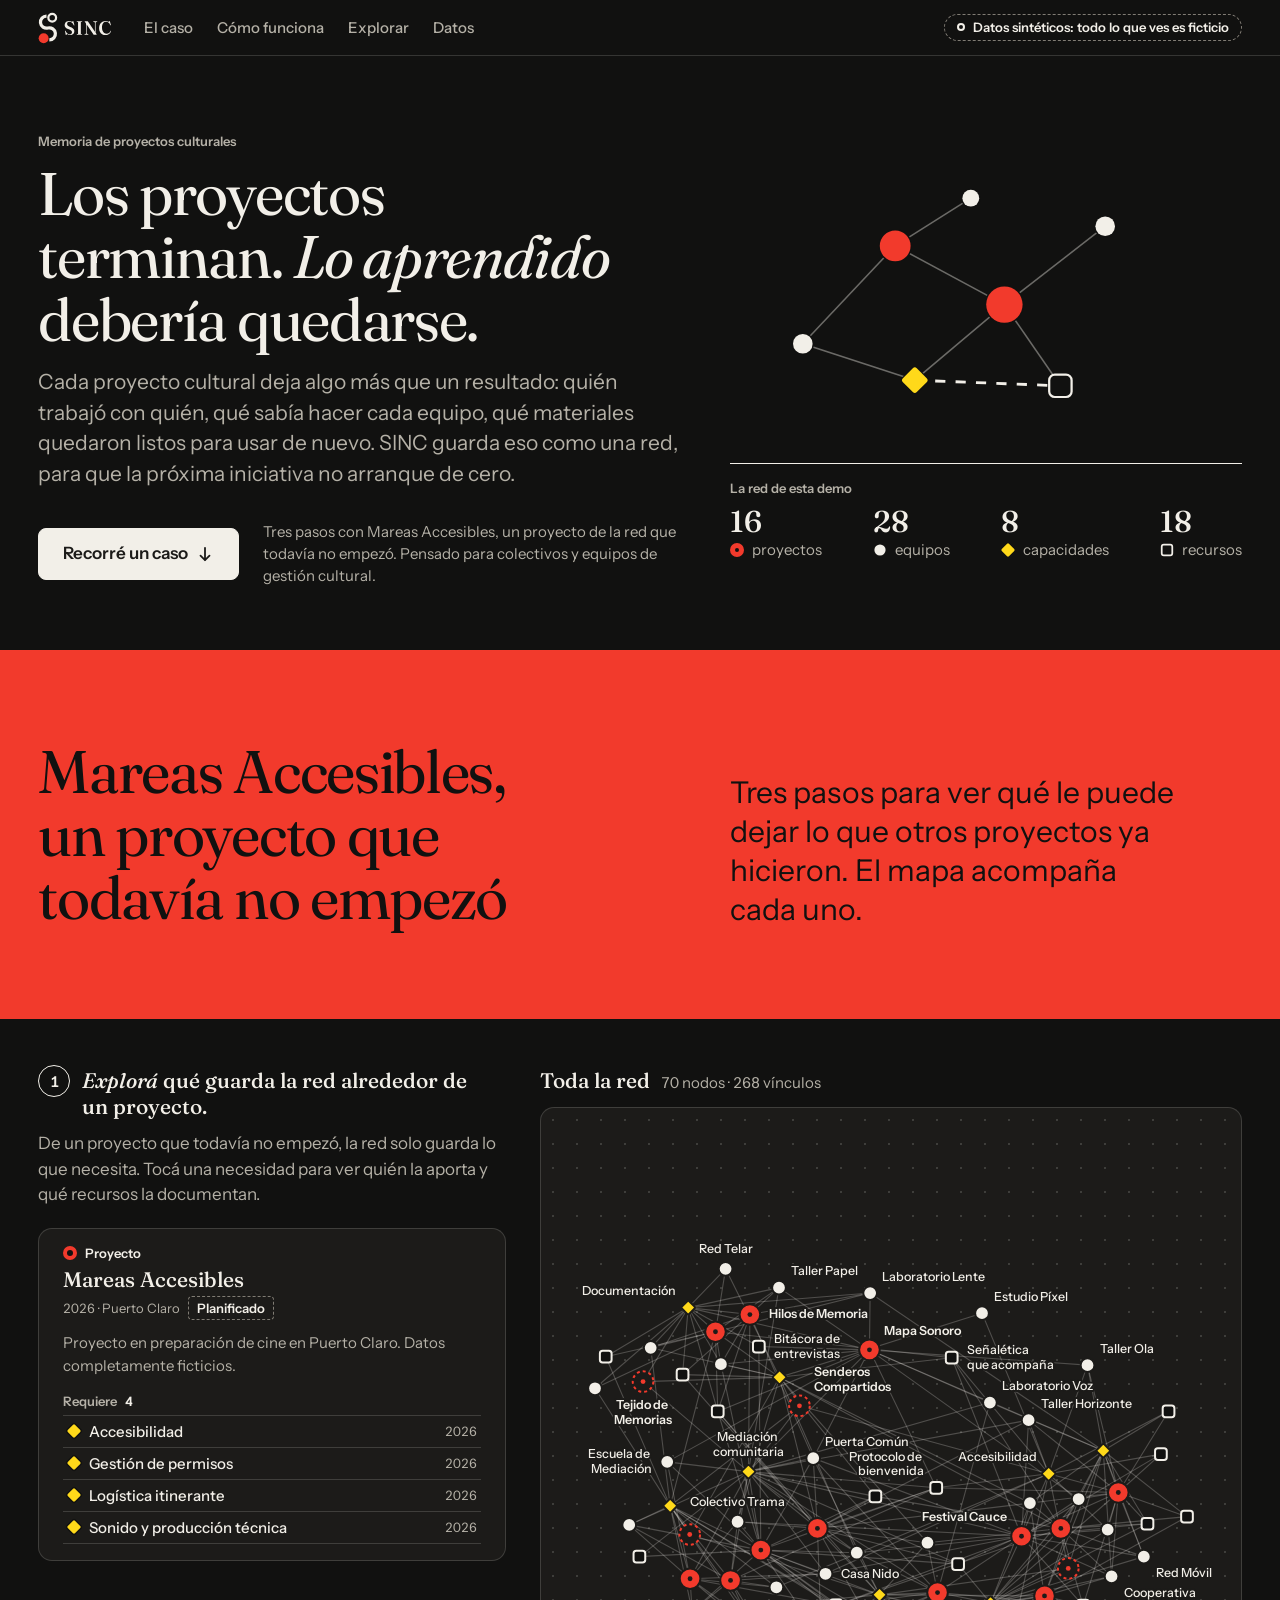
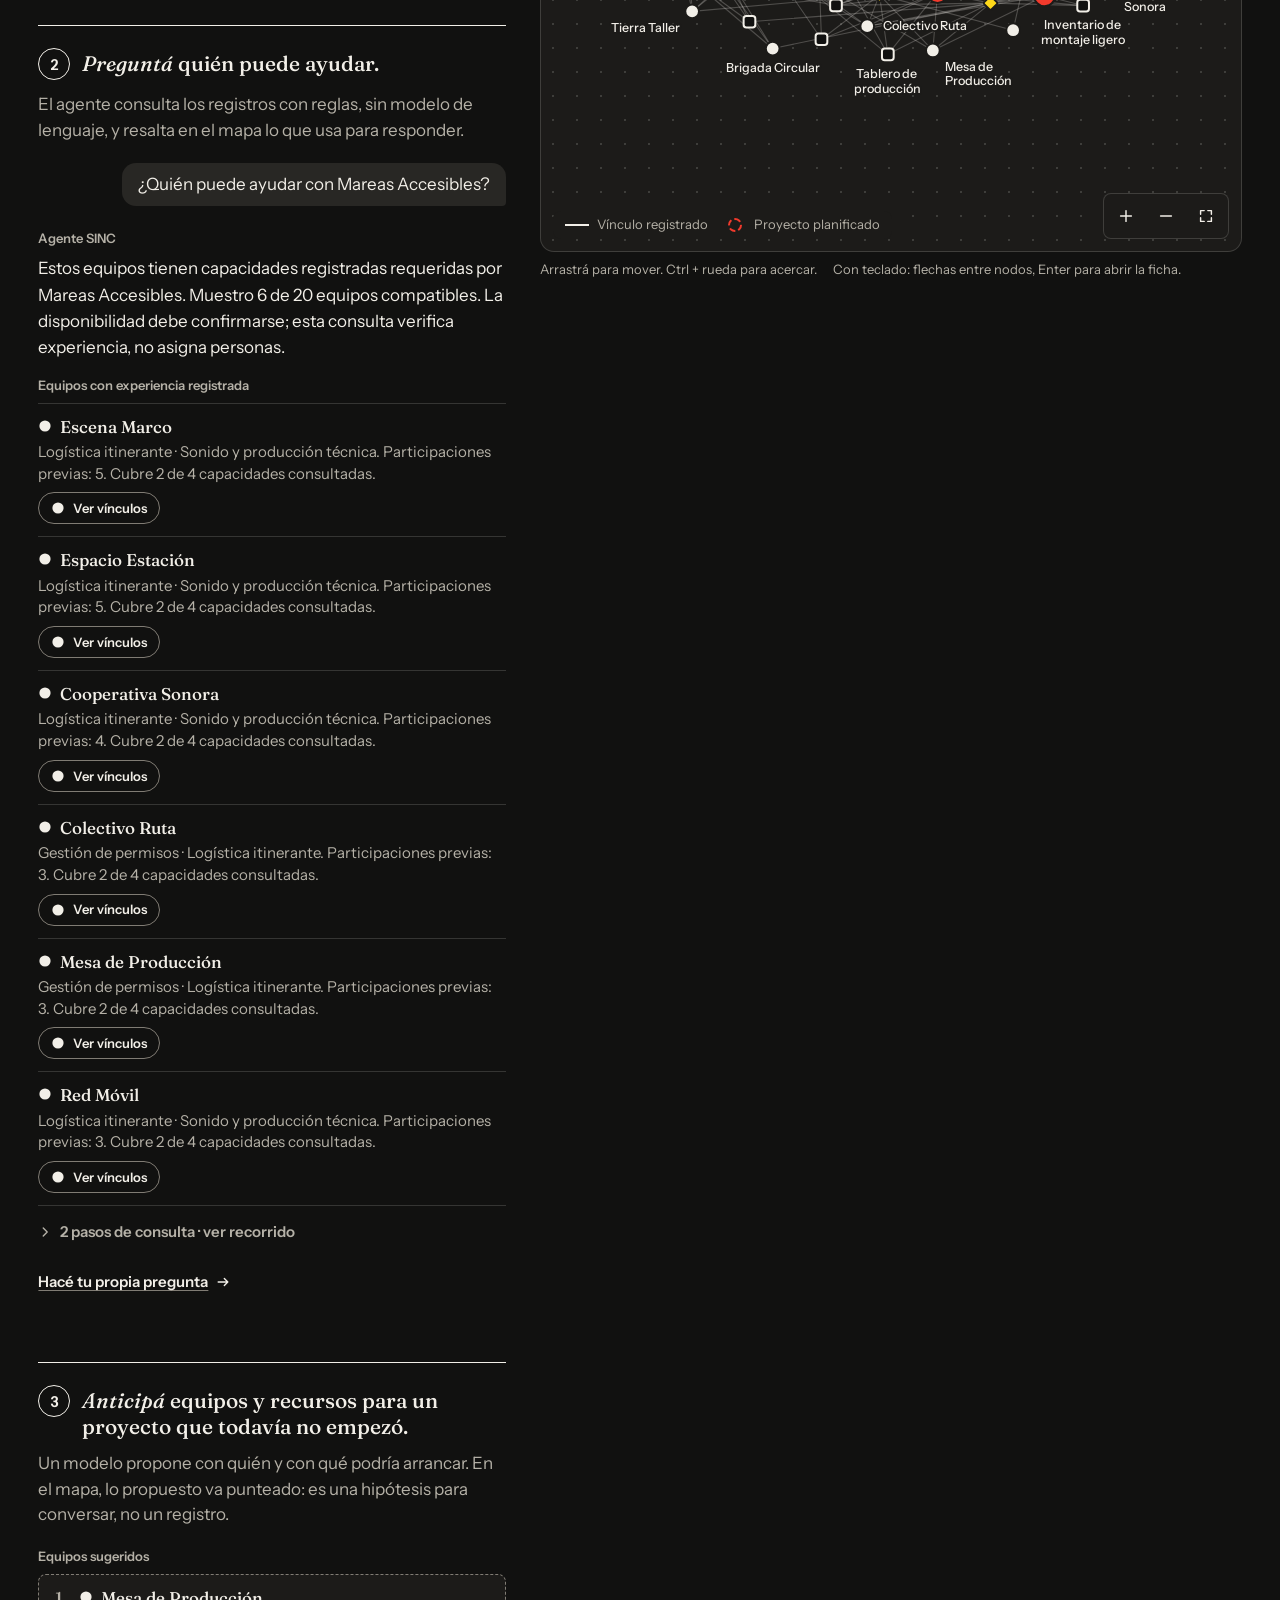
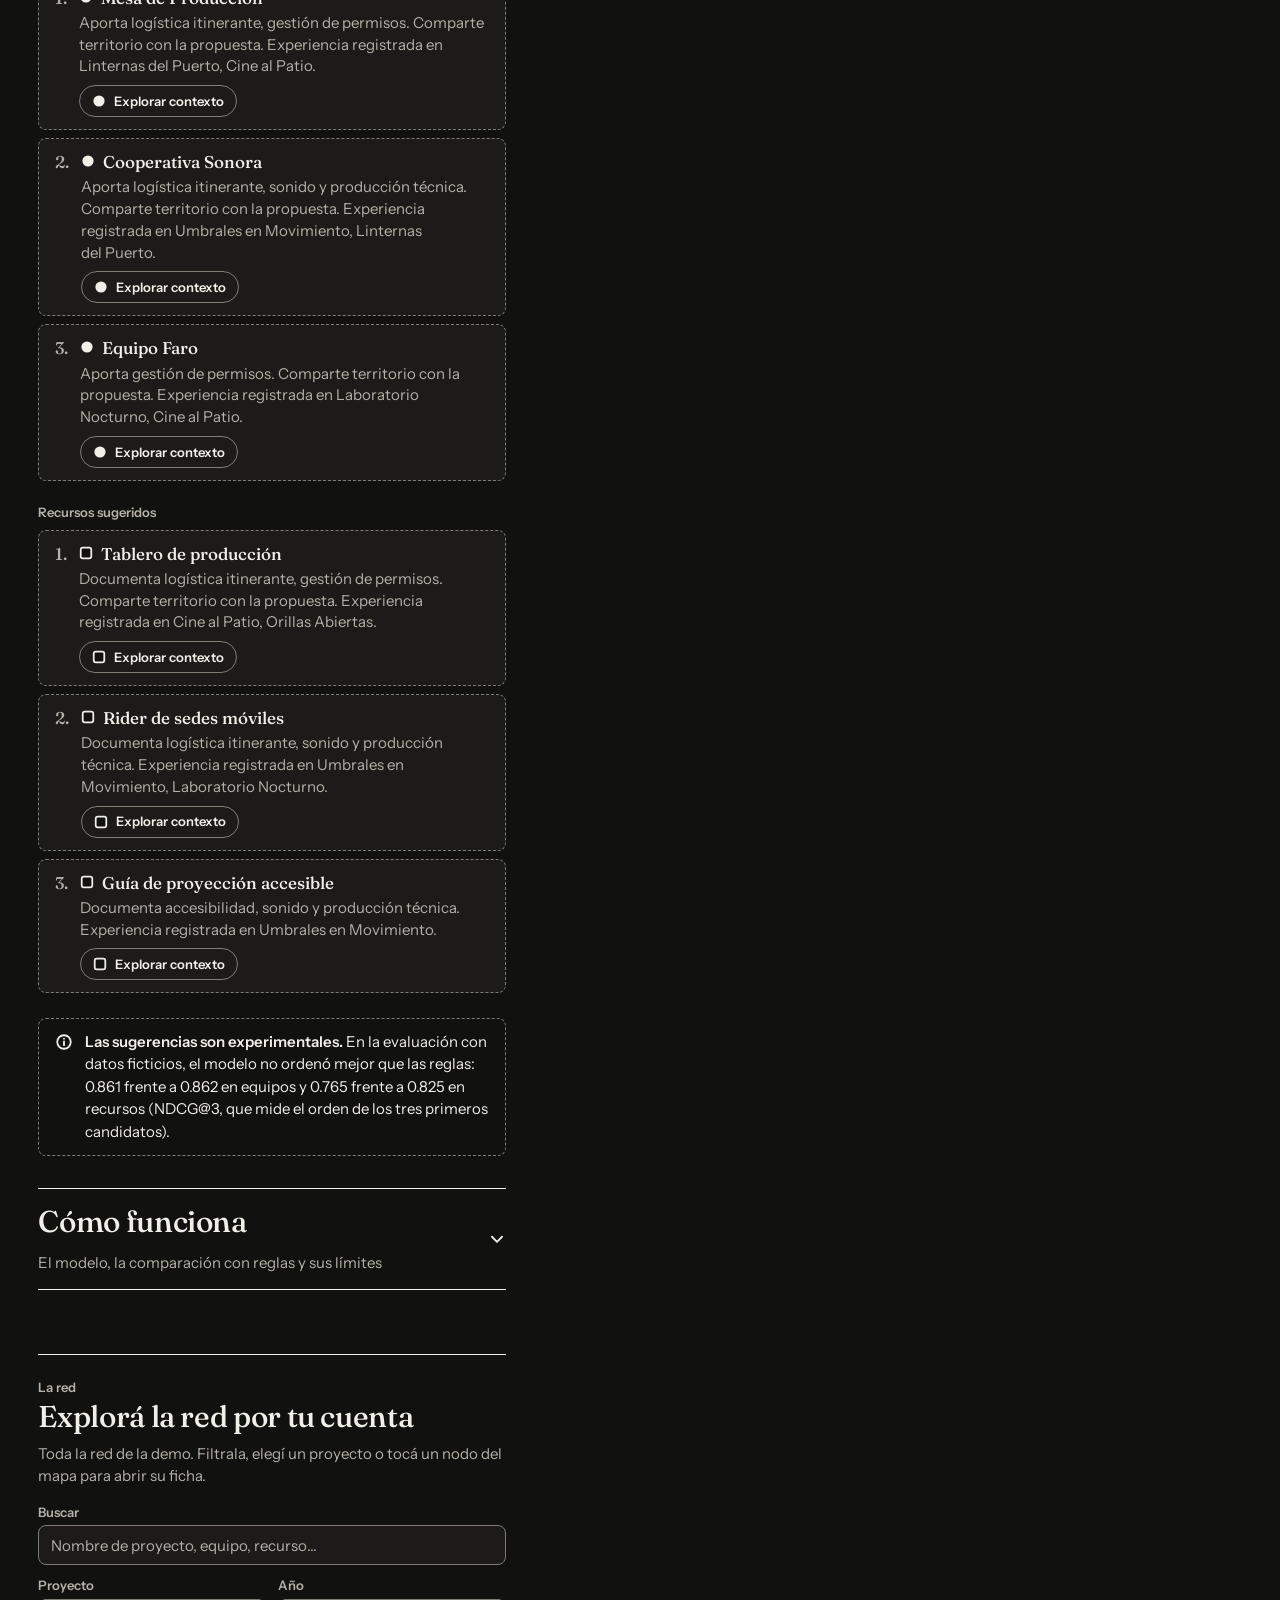
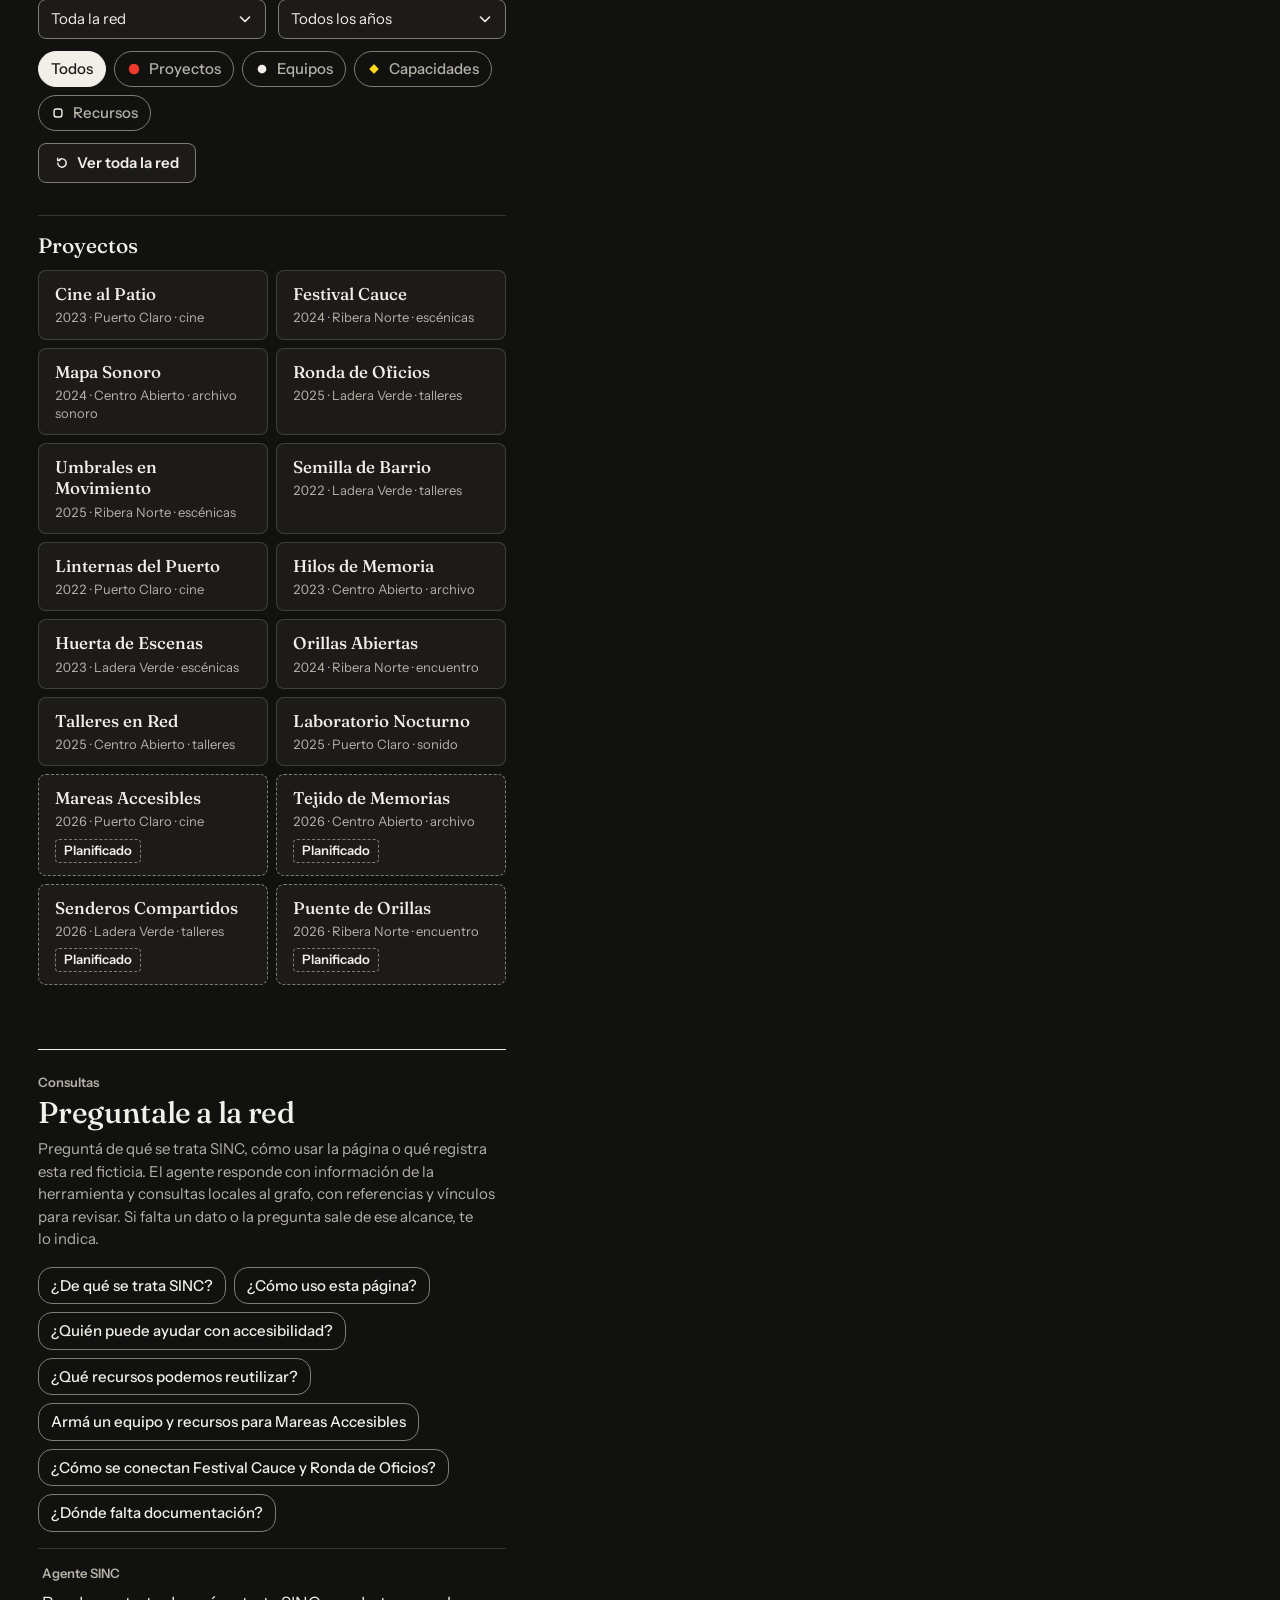
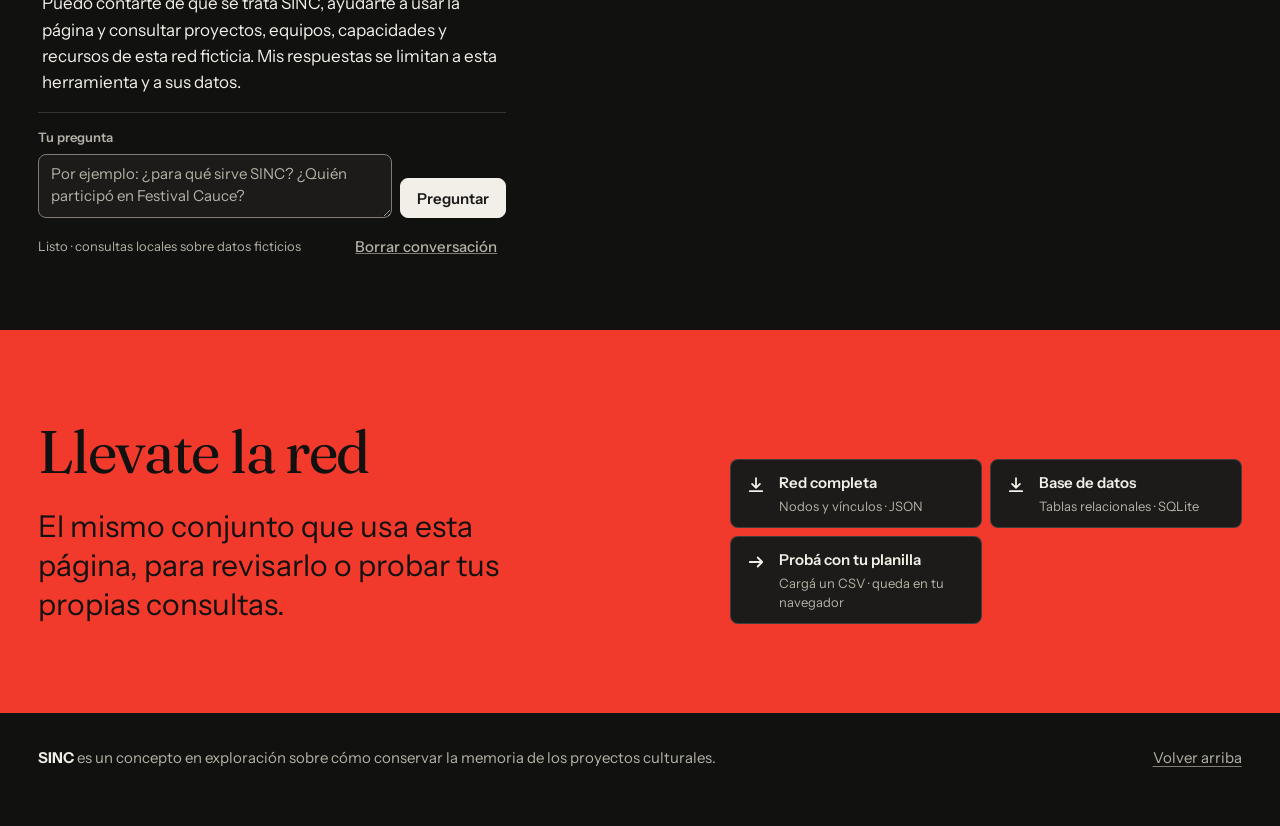
<file: index.html>
<!doctype html>
<html lang="es-AR">
  <head>
    <meta charset="utf-8" />
    <meta name="viewport" content="width=device-width, initial-scale=1" />
    <meta name="theme-color" content="#111110" />
    <meta name="color-scheme" content="dark" />
    <meta name="description" content="SINC: un espacio de trabajo para explorar la memoria de proyectos culturales como una red de equipos, capacidades y recursos. Demostración con datos ficticios." />
    <title>SINC — La memoria de los proyectos culturales</title>
    <meta property="og:type" content="website" />
    <meta property="og:title" content="SINC — La memoria de los proyectos culturales" />
    <meta property="og:description" content="Los proyectos terminan. Lo aprendido debería quedarse. Demostración con datos ficticios." />
    <meta property="og:image" content="https://matiasbilkis.com/knowledge-graph-cultura-bcn/assets/sinc-compartir.png?v=20261007-noche1" />
    <meta property="og:image:width" content="1200" />
    <meta property="og:image:height" content="630" />
    <meta property="og:image:alt" content="SINC. Los proyectos terminan. Lo aprendido debería quedarse." />
    <meta name="twitter:card" content="summary_large_image" />
    <link rel="icon" href="assets/favicon.svg?v=20261007-noche1" type="image/svg+xml" />
    <link rel="icon" href="assets/favicon-32.png?v=20261007-noche1" sizes="32x32" type="image/png" />
    <link rel="apple-touch-icon" href="assets/apple-touch-icon.png?v=20261007-noche1" />
    <link rel="preload" href="assets/fonts/instrument-sans-latin-var.woff2" as="font" type="font/woff2" crossorigin />
    <link rel="preload" href="assets/fonts/fraunces-latin-var.woff2" as="font" type="font/woff2" crossorigin />
    <link rel="preload" href="assets/fonts/fraunces-italic-latin-var.woff2" as="font" type="font/woff2" crossorigin />
    <link rel="stylesheet" href="sistema.css?v=20261007-noche1" />
    <link rel="stylesheet" href="styles.css?v=20261007-noche1" />
    <script type="module" src="app.js?v=20261007-caso1"></script>
    <!-- Sin JavaScript no hay red que dibujar: se retira lo que depende de los datos y queda el aviso. -->
    <noscript><style>.workspace, .band--case, .intro-stats, .hero-actions { display: none; }</style></noscript>
  </head>
  <body>
    <a class="skip-link" href="#contenido">Saltar al contenido</a>

    <header class="topbar topbar--split">
      <a class="brand" href="#inicio" aria-label="SINC, ir al inicio">
        <svg class="logo" viewBox="9.24 0.24 109.25 47.53" aria-hidden="true" focusable="false"><path class="logo-link" d="M21.89 6.25A9 9 0 1 0 24 24A9 9 0 1 1 26.11 41.75" fill="none" stroke-width="4.8"/><circle class="logo-ring" cx="30.36" cy="8.64" r="5.75" fill="none" stroke-width="3.3"/><circle class="logo-dot" cx="17.64" cy="39.36" r="7.4"/><path class="logo-word" d="M56.72 34.39Q55.47 34.39 54.62 34.07Q53.77 33.74 53.26 33.42Q52.76 33.09 52.53 33.09Q52.33 33.09 52.13 33.29Q51.94 33.5 51.74 33.77Q51.54 34.03 51.34 34.23Q51.14 34.43 50.94 34.43Q50.74 34.43 50.6 34.3Q50.45 34.17 50.4 33.92L49.36 28.59Q49.32 28.38 49.4 28.24Q49.48 28.09 49.67 28.04Q49.87 27.96 50.02 28.04Q50.18 28.12 50.29 28.35Q51.27 30.32 52.28 31.44Q53.3 32.56 54.34 33.02Q55.37 33.49 56.43 33.49Q57.95 33.49 58.84 32.67Q59.72 31.86 59.72 30.41Q59.72 29.49 59.33 28.74Q58.94 27.99 57.89 27.31Q56.85 26.63 54.9 25.99Q52.7 25.23 51.38 24.29Q50.05 23.36 49.46 22.15Q48.86 20.95 48.86 19.42Q48.86 17.7 49.7 16.4Q50.54 15.1 52.03 14.38Q53.53 13.65 55.47 13.65Q56.73 13.65 57.56 13.93Q58.38 14.21 58.88 14.5Q59.38 14.79 59.68 14.79Q59.94 14.79 60.2 14.49Q60.45 14.2 60.71 13.9Q60.97 13.6 61.26 13.6Q61.46 13.6 61.59 13.73Q61.73 13.86 61.83 14.18L63.26 19.52Q63.32 19.76 63.24 19.94Q63.17 20.11 62.97 20.18Q62.79 20.25 62.62 20.17Q62.46 20.08 62.34 19.88Q61.3 17.83 60.23 16.67Q59.15 15.51 58.06 15.04Q56.96 14.56 55.82 14.56Q54.33 14.56 53.41 15.46Q52.48 16.36 52.48 17.89Q52.48 18.81 52.88 19.59Q53.27 20.37 54.28 21.07Q55.29 21.77 57.15 22.45Q59.42 23.27 60.75 24.21Q62.07 25.14 62.64 26.28Q63.22 27.41 63.2 28.82Q63.2 30.37 62.44 31.63Q61.67 32.9 60.23 33.64Q58.78 34.39 56.72 34.39ZM72.87 32.38Q72.87 32.63 73.03 32.78Q73.19 32.93 73.5 33L74.49 33.19Q74.89 33.3 74.89 33.62Q74.89 33.8 74.77 33.91Q74.65 34.02 74.38 34.02H67.24Q66.96 34.02 66.84 33.91Q66.71 33.8 66.71 33.62Q66.71 33.3 67.11 33.19L68.09 33Q68.42 32.93 68.58 32.78Q68.74 32.63 68.74 32.38V15.62Q68.74 15.37 68.58 15.22Q68.42 15.07 68.09 15L67.11 14.81Q66.71 14.7 66.71 14.38Q66.71 14.2 66.84 14.09Q66.96 13.98 67.24 13.98H74.38Q74.65 13.98 74.77 14.09Q74.89 14.2 74.89 14.38Q74.89 14.7 74.49 14.81L73.5 15Q73.19 15.07 73.03 15.22Q72.87 15.37 72.87 15.62ZM84.21 33.62Q84.21 33.8 84.08 33.91Q83.95 34.02 83.69 34.02H78.58Q78.33 34.02 78.19 33.91Q78.05 33.8 78.05 33.62Q78.05 33.33 78.47 33.17L79.24 32.96Q79.89 32.73 80.21 32.37Q80.53 32.01 80.53 31.3V17.83Q80.53 17.49 80.46 17.29Q80.39 17.09 80.09 16.72L78.83 14.9Q78.67 14.68 78.6 14.56Q78.53 14.43 78.53 14.31Q78.53 14.16 78.65 14.07Q78.77 13.98 78.97 13.98H82.63Q82.9 13.98 83.08 14.1Q83.26 14.21 83.48 14.51L94.28 30.35L93.82 31.43V16.7Q93.82 15.99 93.51 15.62Q93.19 15.26 92.53 15.04L91.55 14.83Q91.13 14.66 91.13 14.38Q91.13 14.2 91.26 14.09Q91.39 13.98 91.66 13.98H96.76Q97.03 13.98 97.16 14.09Q97.28 14.2 97.28 14.38Q97.28 14.67 96.87 14.83L96.1 15.04Q95.45 15.24 95.14 15.61Q94.82 15.97 94.82 16.7V30.55Q94.82 30.87 94.89 31.11Q94.95 31.35 95.1 31.56L96.04 32.93Q96.25 33.23 96.31 33.37Q96.37 33.52 96.37 33.64Q96.37 33.82 96.25 33.92Q96.13 34.02 95.88 34.02H92.05Q91.58 34.02 91.58 33.63Q91.58 33.47 91.52 33.31Q91.46 33.14 91.2 32.8L80.54 17.2L81.53 16.69V31.31Q81.53 32 81.84 32.36Q82.15 32.73 82.8 32.96L83.81 33.17Q84.21 33.33 84.21 33.62ZM117.49 28.49Q117.42 29.64 116.84 30.72Q116.26 31.8 115.24 32.65Q114.21 33.5 112.8 34Q111.39 34.5 109.66 34.5Q106.67 34.5 104.5 33.19Q102.34 31.88 101.16 29.56Q99.99 27.23 99.99 24.2Q99.99 21.87 100.69 19.92Q101.39 17.98 102.68 16.55Q103.97 15.11 105.72 14.33Q107.47 13.54 109.56 13.54Q110.98 13.54 111.89 13.83Q112.81 14.13 113.32 14.43Q113.83 14.73 114.04 14.73Q114.31 14.73 114.56 14.45Q114.8 14.17 115.04 13.9Q115.29 13.63 115.51 13.63Q115.67 13.63 115.79 13.73Q115.9 13.84 115.97 14.1L117.43 19.34Q117.5 19.56 117.41 19.74Q117.32 19.91 117.09 19.95Q116.87 19.99 116.69 19.9Q116.52 19.81 116.42 19.56Q115.64 17.72 114.69 16.62Q113.74 15.53 112.62 15.04Q111.51 14.54 110.25 14.54Q108.95 14.54 107.86 15.13Q106.77 15.72 105.96 16.82Q105.15 17.93 104.71 19.51Q104.27 21.08 104.27 23.07Q104.27 26.15 105.16 28.25Q106.06 30.35 107.62 31.43Q109.19 32.5 111.22 32.5Q113.25 32.5 114.68 31.43Q116.12 30.37 116.74 28.44Q116.84 28.24 116.96 28.16Q117.07 28.08 117.22 28.11Q117.36 28.12 117.42 28.22Q117.49 28.32 117.49 28.49Z"/></svg>
      </a>
      <nav class="topnav" aria-label="Secciones">
        <a href="#caso">El caso</a>
        <a href="#como-funciona">Cómo funciona</a>
        <a href="#espacio">Explorar</a>
        <a href="#datos">Datos</a>
      </nav>
      <p class="synthetic-note notice notice--inline"><span class="synthetic-dot" aria-hidden="true"></span><span class="note-long">Datos sintéticos: todo lo que ves es ficticio</span><span class="note-short">Demo con datos ficticios</span></p>
    </header>
    <!-- En pantallas angostas la navegación va debajo de la barra y no queda fija: así el mapa tiene más lugar. -->
    <nav class="topnav topnav--below" aria-label="Secciones">
      <a href="#caso">El caso</a>
      <a href="#como-funciona">Cómo funciona</a>
      <a href="#espacio">Explorar</a>
      <a href="#datos">Datos</a>
    </nav>

    <main id="contenido">
      <section class="hero shell" id="inicio" aria-labelledby="intro-title">
        <div class="hero-copy" data-reveal>
          <p class="eyebrow">Memoria de proyectos culturales</p>
          <h1 id="intro-title">Los proyectos terminan. <em>Lo aprendido</em> debería quedarse.</h1>
          <p class="lede">Cada proyecto cultural deja algo más que un resultado: quién trabajó con quién, qué sabía hacer cada equipo, qué materiales quedaron listos para usar de nuevo. SINC guarda eso como una red, para que la próxima iniciativa no arranque de cero.</p>
          <div class="hero-actions">
            <a class="button button-primary button-lg" href="#caso">Recorré un caso<span class="icon icon-arrow icon--down" aria-hidden="true"></span></a>
            <p class="hero-note">Tres pasos con Mareas Accesibles, un proyecto de la red que todavía no empezó. Pensado para colectivos y equipos de gestión cultural.</p>
          </div>
        </div>
        <div class="hero-side" data-reveal>
          <svg class="intro-motif" viewBox="0 0 320 200" aria-hidden="true" focusable="false">
            <g class="motif-links">
              <path d="M52 132 118 62" /><path d="M118 62 196 104" /><path d="M196 104 268 48" /><path d="M196 104 236 162" />
              <path d="M52 132 132 158" /><path d="M132 158 196 104" /><path d="M118 62 172 28" />
              <path class="motif-suggested" pathLength="1" d="M132 158 236 162" />
            </g>
            <g class="motif-nodes">
              <circle class="m-project" cx="118" cy="62" r="11" /><circle class="m-project" cx="196" cy="104" r="13" />
              <circle class="m-actor" cx="52" cy="132" r="7" /><circle class="m-actor" cx="268" cy="48" r="7" /><circle class="m-actor" cx="172" cy="28" r="6" />
              <rect class="m-capability" x="-7" y="-7" width="14" height="14" rx="2" transform="translate(132 158) rotate(45)" />
              <rect class="m-resource" x="228" y="154" width="16" height="16" rx="4" />
            </g>
          </svg>
          <div class="intro-stats">
            <p class="label">La red de esta demo</p>
            <div id="dataset-stats" class="dataset-stats" aria-live="polite"><span class="placeholder">Cargando la red…</span></div>
          </div>
        </div>
      </section>

      <div class="shell load-error" id="load-error" hidden>
        <div class="notice notice--error" role="alert">
          <span class="icon icon-alert" aria-hidden="true"></span>
          <p><strong>No se pudo cargar la red de la demo.</strong> Revisá la conexión y volvé a intentar.</p>
          <p><button type="button" class="button button-outline" id="load-retry">Reintentar</button></p>
        </div>
      </div>
      <noscript>
        <div class="shell load-error"><p class="notice"><span class="icon icon-info" aria-hidden="true"></span><span>Esta demo necesita JavaScript para dibujar la red y responder consultas.</span></p></div>
      </noscript>

      <!-- Bloque de marca: a sangre, sobre el color de marca. Solo lleva texto grande y botones. -->
      <section class="band band--case on-brand" id="caso" aria-labelledby="case-title" data-case="p_mareas">
        <div class="band-inner shell">
          <h2 class="band-title" id="case-title">Mareas Accesibles, un proyecto que todavía no empezó</h2>
          <p class="band-sub">Tres pasos para ver qué le puede dejar lo que otros proyectos ya hicieron. El mapa acompaña cada uno.</p>
        </div>
      </section>

      <div class="workspace shell" id="trabajo">
        <section class="dock" aria-label="Mapa de la red">
          <div class="map-head">
            <p class="map-caption" aria-live="polite" aria-atomic="true"><strong id="graph-title">Cargando la red…</strong> <span id="graph-subtitle"></span></p>
          </div>
          <div class="graph-canvas">
            <svg id="network" viewBox="0 0 1000 700" preserveAspectRatio="xMidYMid meet" role="group" aria-label="Mapa interactivo de la red de proyectos, equipos, capacidades y recursos" aria-describedby="graph-help"></svg>
            <ul class="graph-legend" aria-label="Cómo leer el mapa">
              <li class="legend-recorded"><span class="swatch swatch-observed" aria-hidden="true"></span>Vínculo registrado</li>
              <li class="legend-proposed"><span class="swatch swatch-suggested" aria-hidden="true"></span>Sugerencia del modelo</li>
              <li class="legend-planned"><span class="glyph glyph-planned" aria-hidden="true"></span>Proyecto planificado</li>
              <li class="legend-message"><span class="message-dot" aria-hidden="true"></span>Mensaje entre vecinos</li>
            </ul>
            <div class="graph-controls" role="group" aria-label="Controles del mapa">
              <button type="button" class="icon-button" id="zoom-in" aria-label="Acercar" title="Acercar"><svg viewBox="0 0 20 20" aria-hidden="true"><path d="M10 4v12M4 10h12" /></svg></button>
              <button type="button" class="icon-button" id="zoom-out" aria-label="Alejar" title="Alejar"><svg viewBox="0 0 20 20" aria-hidden="true"><path d="M4 10h12" /></svg></button>
              <button type="button" class="icon-button" id="fit-view" aria-label="Encuadrar el mapa" title="Encuadrar"><svg viewBox="0 0 20 20" aria-hidden="true"><path d="M4 8V4h4M16 8V4h-4M4 12v4h4M16 12v4h-4" /></svg></button>
            </div>
            <div class="graph-empty-state" id="graph-empty" hidden>
              <p>Ningún nodo coincide con estos filtros.</p>
              <button type="button" class="button button-outline" id="empty-reset">Quitar filtros</button>
            </div>
          </div>
          <div class="map-foot">
            <p class="graph-help" id="graph-help">
              <span class="help-pointer">Arrastrá para mover. Ctrl + rueda para acercar.</span>
              <span class="help-touch">Deslizá de costado para mover; pellizcá para acercar.</span>
              <span class="help-keys">Con teclado: flechas entre nodos, Enter para abrir la ficha.</span>
            </p>
          </div>
          <p class="visually-hidden" id="map-status" role="status"></p>
          <aside class="node-detail" id="node-detail" aria-label="Ficha del nodo seleccionado" tabindex="-1" hidden></aside>
        </section>

        <div class="story">
          <div class="case" data-nav="caso">
            <ol class="scenes" aria-label="Pasos del caso">
              <li class="scene" id="paso-explorar" data-scene="explore">
                <h3 class="scene-title"><span><em>Explorá</em> qué guarda la red alrededor de un proyecto.</span></h3>
                <p class="scene-lede">De un proyecto que todavía no empezó, la red solo guarda lo que necesita. Tocá una necesidad para ver quién la aporta y qué recursos la documentan.</p>
                <div class="scene-body" id="scene-explore" data-empty="Cargando el proyecto…"></div>
              </li>

              <li class="scene" id="paso-preguntar" data-scene="ask" data-prompt="¿Quién puede ayudar con Mareas Accesibles?">
                <h3 class="scene-title"><span><em>Preguntá</em> quién puede ayudar.</span></h3>
                <p class="scene-lede">El agente consulta los registros con reglas, sin modelo de lenguaje, y resalta en el mapa lo que usa para responder.</p>
                <div class="scene-body agent-log" id="scene-ask" data-empty="Cargando la respuesta…"></div>
                <p class="scene-next"><a class="text-link" href="#consultas">Hacé tu propia pregunta<span class="icon icon-arrow" aria-hidden="true"></span></a></p>
              </li>

              <li class="scene" id="paso-anticipar" data-scene="suggest">
                <h3 class="scene-title"><span><em>Anticipá</em> equipos y recursos para un proyecto que todavía no empezó.</span></h3>
                <p class="scene-lede">Un modelo propone con quién y con qué podría arrancar. En el mapa, lo propuesto va punteado: es una hipótesis para conversar, no un registro.</p>
                <div class="scene-body" id="scene-suggest" data-empty="Cargando las sugerencias…"></div>
                <p class="limits notice notice--proposed" id="model-limits" hidden></p>
              </li>
            </ol>

            <details class="disclosure disclosure--section how" id="como-funciona" data-scene="lab">
              <summary><span class="how-title">Cómo funciona</span><span class="how-hint">El modelo, la comparación con reglas y sus límites</span></summary>
              <div class="lab" id="sugerencias">
                <header class="panel-head">
                  <p class="label">Sugerencias del modelo</p>
                  <h3 id="gnn-title">¿Con quién y con qué arrancar?</h3>
                  <p class="panel-note">Para un proyecto planificado, un modelo de grafos entrenado en mundos ficticios propone vínculos que todavía no existen. Son hipótesis para conversar, no registros.</p>
                </header>

                <form class="gnn-form" onsubmit="return false">
                  <div class="field">
                    <label for="gnn-task">Qué querés anticipar</label>
                    <select id="gnn-task">
                      <option value="actor">Un equipo para el proyecto</option>
                      <option value="resource">Recursos que se pueden reutilizar</option>
                    </select>
                  </div>
                  <div class="field">
                    <label for="gnn-project">Proyecto planificado</label>
                    <select id="gnn-project"></select>
                  </div>
                  <div class="field">
                    <label for="gnn-ranking">Ordenar candidatos con</label>
                    <select id="gnn-ranking"><option value="gnn">GraphSAGE</option><option value="baseline">Reglas</option></select>
                  </div>
                  <div class="gnn-actions">
                    <button type="button" class="button button-primary" id="gnn-run">Ver sugerencias</button>
                    <button type="button" class="button button-outline" id="gnn-animate" aria-describedby="gnn-animate-help">Animar en el mapa</button>
                  </div>
                  <p class="field-help" id="gnn-animate-help">Para GraphSAGE: dos capas de agregación entre vecinos observados. Después se comparan los embeddings; la línea punteada no registra una colaboración.</p>
                </form>
                <p class="status" id="gnn-status" role="status" aria-live="polite"></p>

                <div class="known-vs-suggested" role="note">
                  <p><span class="swatch swatch-observed" aria-hidden="true"></span><strong>Registrado</strong> Vínculos que ya figuran en la red.</p>
                  <p><span class="swatch swatch-suggested" aria-hidden="true"></span><strong>Sugerido</strong> Candidatos que ordena el modelo. El puntaje sirve para comparar entre sí; no es una probabilidad.</p>
                </div>

                <h4 class="sub-title" id="gnn-results-title">Candidatos sugeridos</h4>
                <div class="gnn-results" id="gnn-results" role="group" aria-labelledby="gnn-results-title" data-empty="Elegí un proyecto y pedí sugerencias para ver los candidatos."></div>

                <h4 class="sub-title" id="gnn-metrics-title">Cómo le fue al modelo en la evaluación</h4>
                <div class="gnn-metrics" id="gnn-metrics" role="group" aria-labelledby="gnn-metrics-title" data-empty="Las métricas aparecen cuando se cargan los resultados del experimento."></div>

                <h4 class="sub-title" id="gnn-method-title">Método y límites</h4>
                <div class="gnn-method" id="gnn-method" role="group" aria-labelledby="gnn-method-title" data-empty="La descripción del experimento se carga junto con los resultados."></div>
              </div>
            </details>
          </div>

          <div class="explore" id="espacio" data-scene="network">
            <section class="panel" aria-labelledby="explore-title">
              <header class="panel-head">
                <p class="label">La red</p>
                <h2 id="explore-title">Explorá la red por tu cuenta</h2>
                <p class="panel-note">Toda la red de la demo. Filtrala, elegí un proyecto o tocá un nodo del mapa para abrir su ficha.</p>
              </header>

              <form class="filters" role="search" aria-label="Filtrar la red" onsubmit="return false">
                <div class="field field-search">
                  <label for="graph-search">Buscar</label>
                  <input id="graph-search" type="search" placeholder="Nombre de proyecto, equipo, recurso…" autocomplete="off" spellcheck="false" />
                </div>
                <div class="field">
                  <label for="project-filter">Proyecto</label>
                  <select id="project-filter"><option value="">Toda la red</option></select>
                </div>
                <div class="field">
                  <label for="year-filter">Año</label>
                  <select id="year-filter"><option value="">Todos los años</option></select>
                </div>
                <div class="type-filters" id="type-filters" role="group" aria-label="Tipo de nodo">
                  <button type="button" class="type-chip chip" data-type="all" aria-pressed="true">Todos</button>
                  <button type="button" class="type-chip chip" data-type="project" aria-pressed="false"><svg viewBox="0 0 16 16" aria-hidden="true"><circle class="g-project" cx="8" cy="8" r="6" /></svg>Proyectos</button>
                  <button type="button" class="type-chip chip" data-type="actor" aria-pressed="false"><svg viewBox="0 0 16 16" aria-hidden="true"><circle class="g-actor" cx="8" cy="8" r="5" /></svg>Equipos</button>
                  <button type="button" class="type-chip chip" data-type="capability" aria-pressed="false"><svg viewBox="0 0 16 16" aria-hidden="true"><rect class="g-capability" x="4" y="4" width="8" height="8" rx="1" transform="rotate(45 8 8)" /></svg>Capacidades</button>
                  <button type="button" class="type-chip chip" data-type="resource" aria-pressed="false"><svg viewBox="0 0 16 16" aria-hidden="true"><rect class="g-resource" x="3.5" y="3.5" width="9" height="9" rx="2.5" /></svg>Recursos</button>
                </div>
                <div class="filters-foot">
                  <button type="button" class="button button-outline" id="reset-view"><span class="icon icon-reset" aria-hidden="true"></span>Ver toda la red</button>
                  <p class="status" id="filter-status" role="status" aria-live="polite"></p>
                </div>
              </form>

              <div class="projects" id="proyectos">
                <h3 class="sub-title" id="projects-title">Proyectos</h3>
                <div class="project-list" id="project-list" role="group" aria-labelledby="projects-title"><p class="placeholder">Cargando proyectos…</p></div>
              </div>
            </section>

            <section class="panel" id="consultas" aria-labelledby="agent-title">
              <header class="panel-head">
                <p class="label">Consultas</p>
                <h2 id="agent-title">Preguntale a la red</h2>
                <p class="panel-note">Preguntá de qué se trata SINC, cómo usar la página o qué registra esta red ficticia. El agente responde con información de la herramienta y consultas locales al grafo, con referencias y vínculos para revisar. Si falta un dato o la pregunta sale de ese alcance, te lo indica.</p>
              </header>

              <div class="suggestions" role="group" aria-label="Preguntas de ejemplo">
                <button type="button" class="agent-suggestion chip chip--prompt" data-prompt="¿De qué se trata SINC?">¿De qué se trata SINC?</button>
                <button type="button" class="agent-suggestion chip chip--prompt" data-prompt="¿Cómo uso esta página?">¿Cómo uso esta página?</button>
                <button type="button" class="agent-suggestion chip chip--prompt" data-prompt="¿Quién puede ayudar con accesibilidad?">¿Quién puede ayudar con accesibilidad?</button>
                <button type="button" class="agent-suggestion chip chip--prompt" data-prompt="¿Qué recursos podemos reutilizar?">¿Qué recursos podemos reutilizar?</button>
                <button type="button" class="agent-suggestion chip chip--prompt" data-prompt="Armá un equipo y recursos para Mareas Accesibles">Armá un equipo y recursos para Mareas Accesibles</button>
                <button type="button" class="agent-suggestion chip chip--prompt" data-prompt="¿Cómo se conectan Festival Cauce y Ronda de Oficios?">¿Cómo se conectan Festival Cauce y Ronda de Oficios?</button>
                <button type="button" class="agent-suggestion chip chip--prompt" data-prompt="¿Dónde falta documentación?">¿Dónde falta documentación?</button>
              </div>

              <div class="agent-chat agent-log" id="agent-chat" role="log" aria-live="polite" aria-label="Conversación" tabindex="0" data-empty="Elegí una pregunta de ejemplo o escribí la tuya. Las respuestas resaltan en el mapa los nodos que usan."></div>

              <form class="agent-form" id="agent-form">
                <label for="agent-input">Tu pregunta</label>
                <div class="agent-compose">
                  <textarea id="agent-input" name="q" rows="2" maxlength="500" placeholder="Por ejemplo: ¿para qué sirve SINC? ¿Quién participó en Festival Cauce?" required></textarea>
                  <button type="submit" class="button button-primary" id="agent-submit">Preguntar</button>
                </div>
                <div class="agent-foot">
                  <p class="status" id="agent-status" role="status" aria-live="polite"></p>
                  <button type="button" class="button-quiet" id="agent-reset">Borrar conversación</button>
                </div>
              </form>
            </section>
          </div>

        </div>
      </div>

      <section class="band band--close on-brand" id="datos" aria-labelledby="data-title">
        <div class="band-inner shell">
          <div class="band-copy">
            <h2 class="band-title" id="data-title">Llevate la red</h2>
            <p class="band-sub">El mismo conjunto que usa esta página, para revisarlo o probar tus propias consultas.</p>
          </div>
          <div class="downloads">
            <a class="download card card--compact card--action" id="download-graph" href="data/graph.json?v=20261006" download>
              <span class="download-name">Red completa</span>
              <span class="download-meta">Nodos y vínculos · JSON</span>
            </a>
            <a class="download card card--compact card--action" id="download-db" href="data/sinc-demo.sqlite?v=20261006" download>
              <span class="download-name">Base de datos</span>
              <span class="download-meta">Tablas relacionales · SQLite</span>
            </a>
            <a class="download download--page card card--compact card--action" id="open-workspace" href="trabajar.html">
              <span class="download-name">Probá con tu planilla</span>
              <span class="download-meta">Cargá un CSV · queda en tu navegador</span>
            </a>
          </div>
        </div>
      </section>
    </main>

    <footer class="site-footer shell">
      <p><strong>SINC</strong> es un concepto en exploración sobre cómo conservar la memoria de los proyectos culturales.</p>
      <a href="#inicio">Volver arriba</a>
    </footer>
  </body>
</html>
</file>
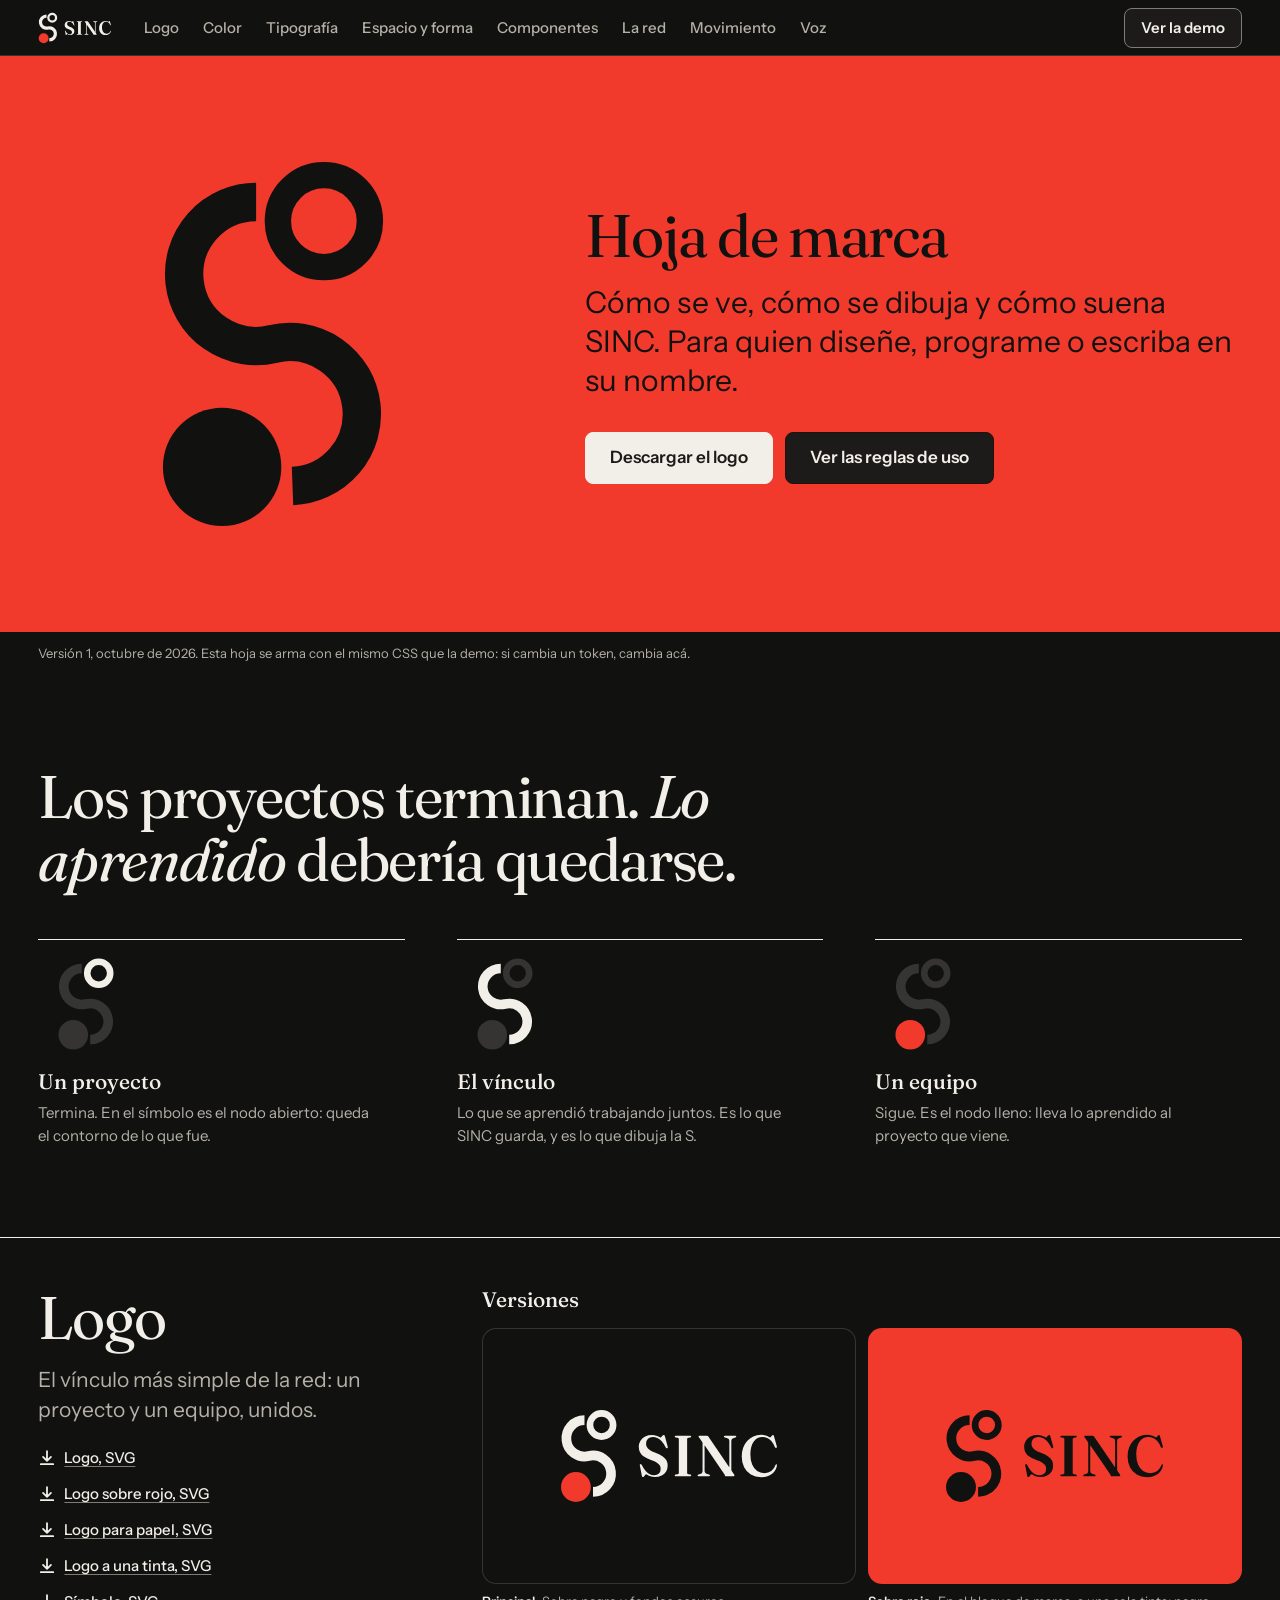
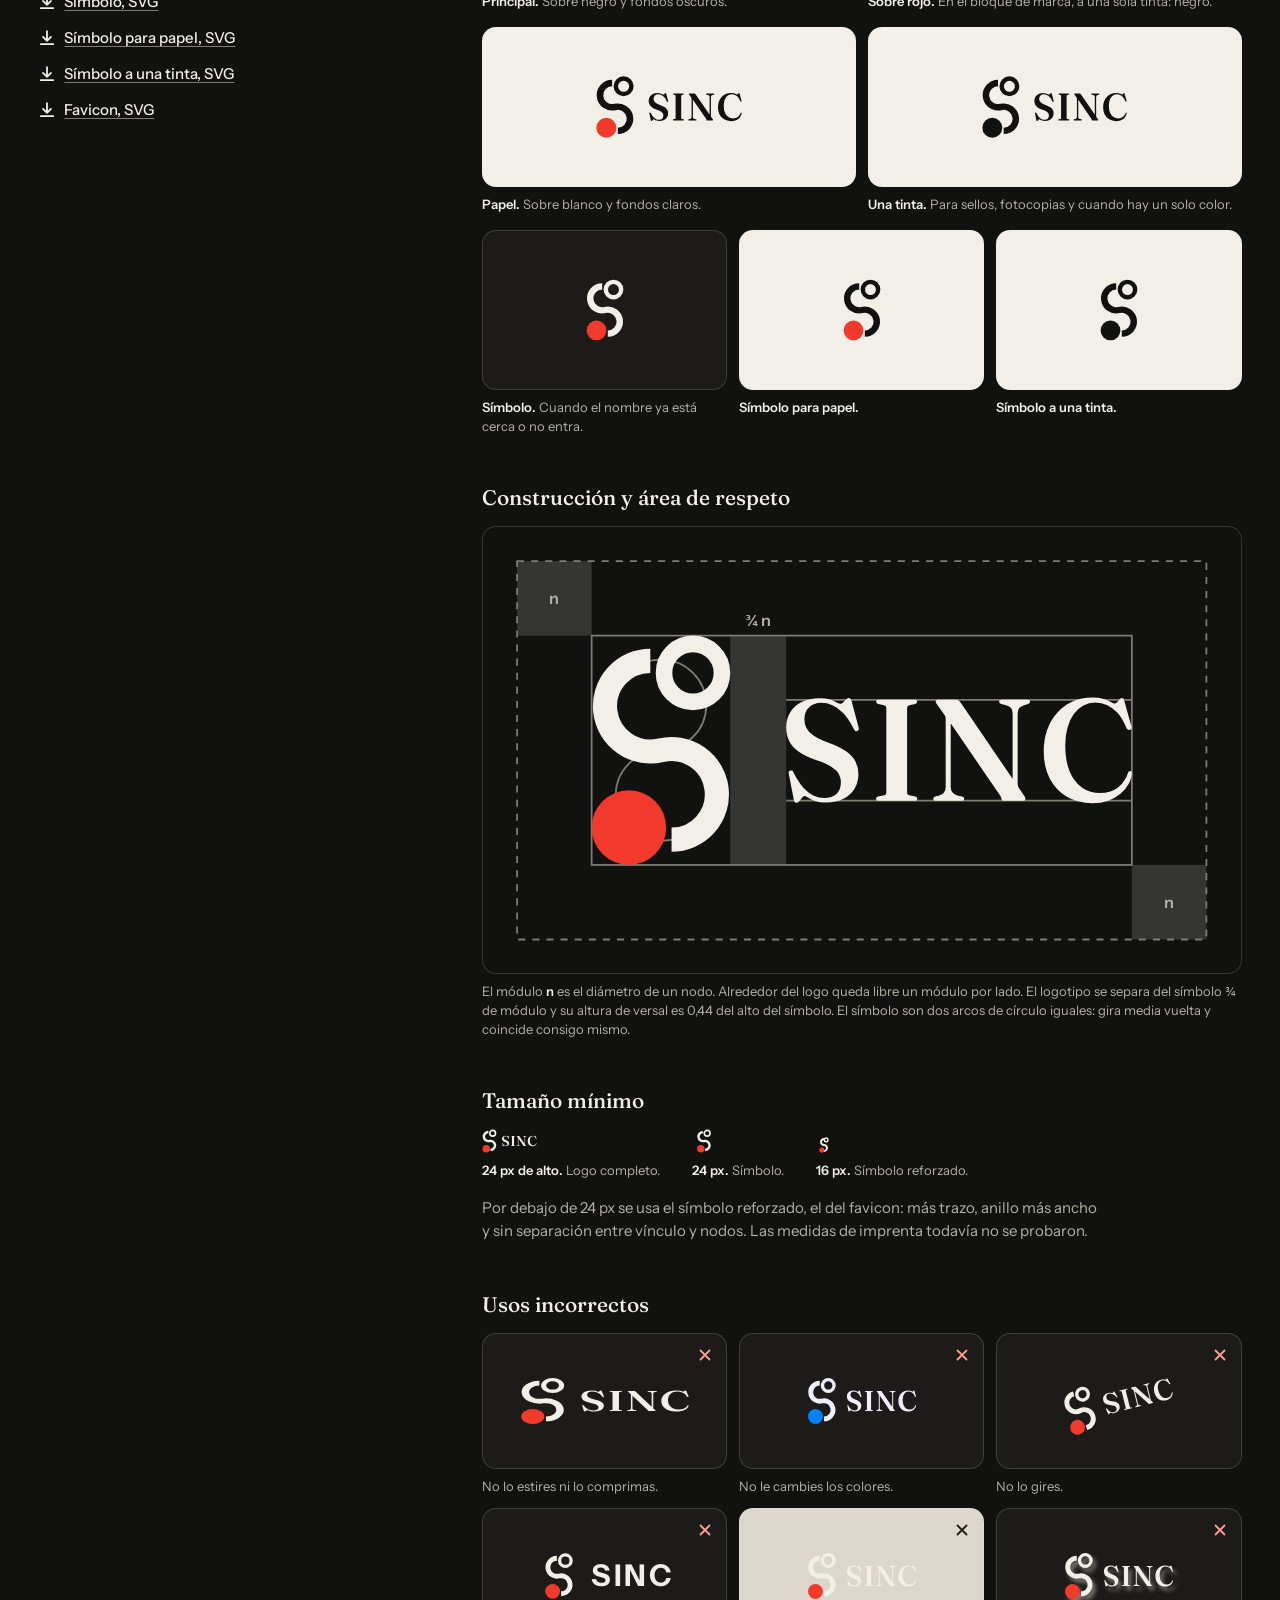
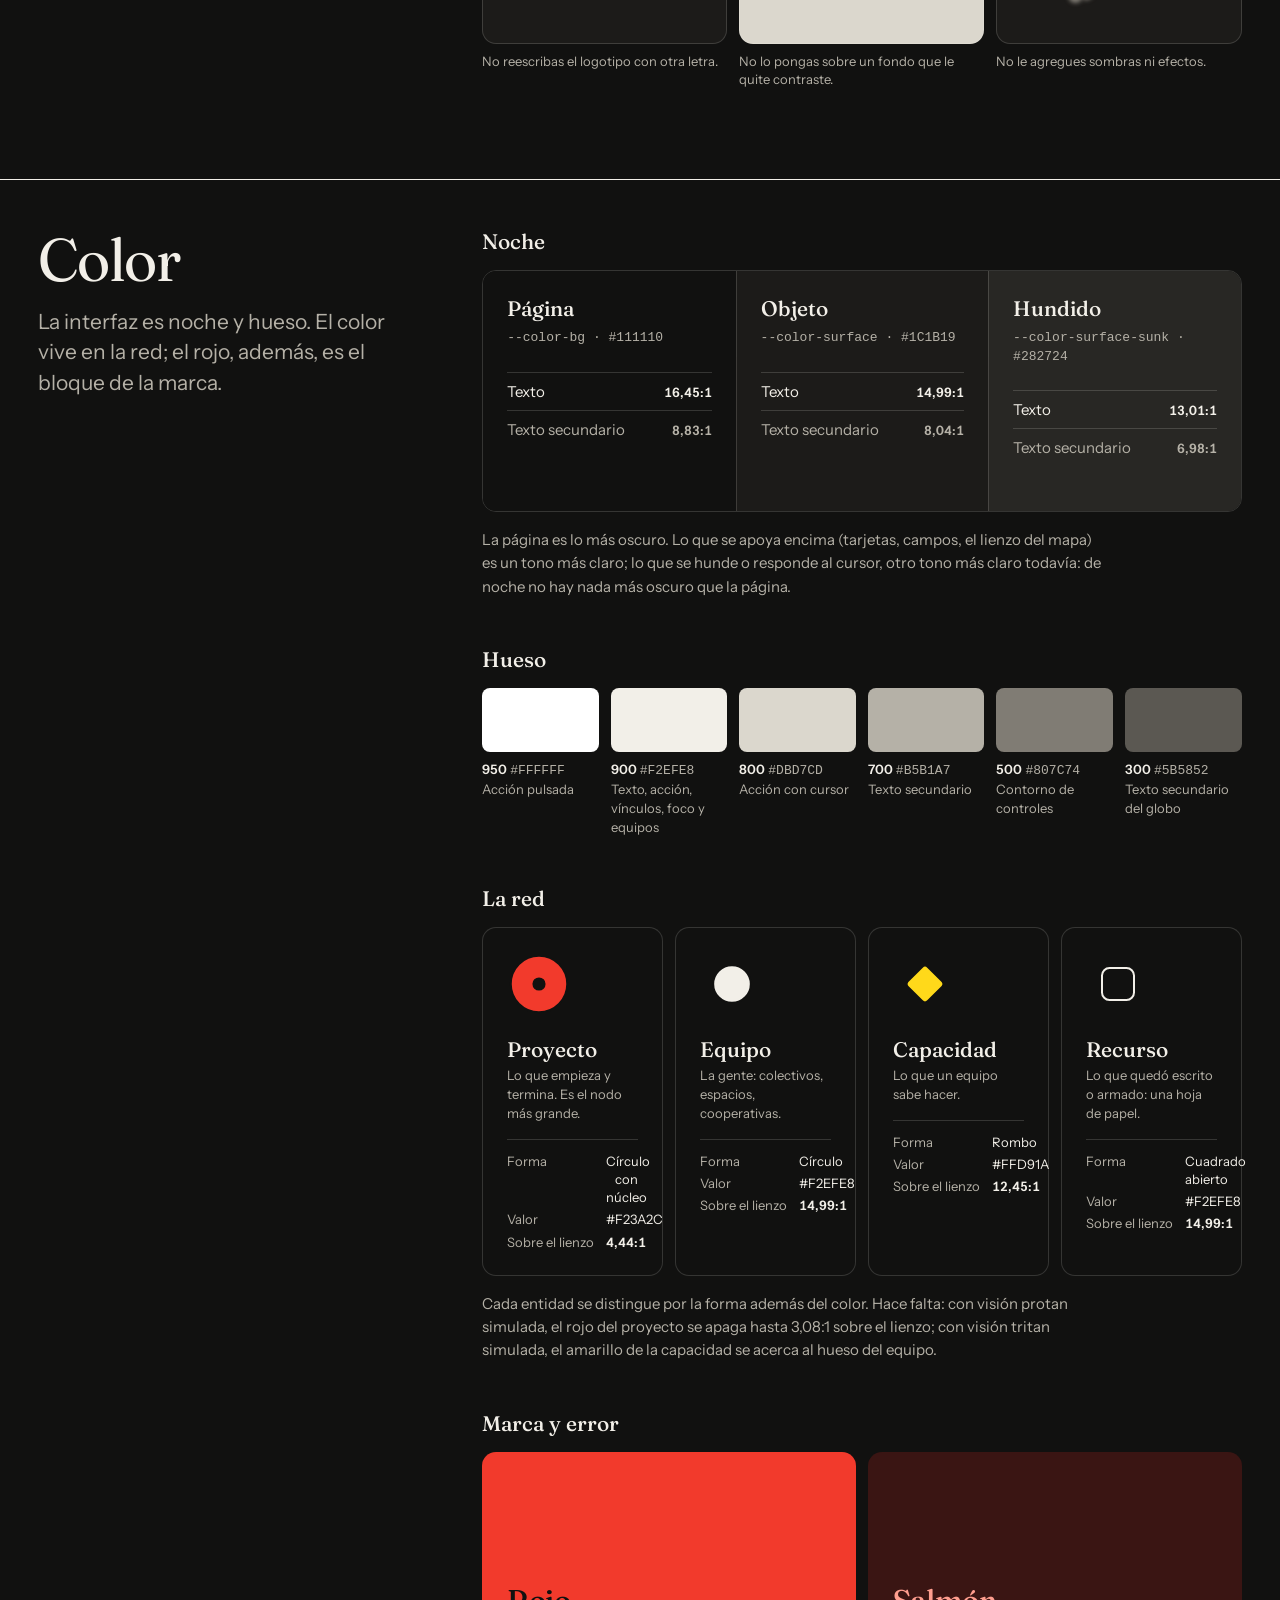
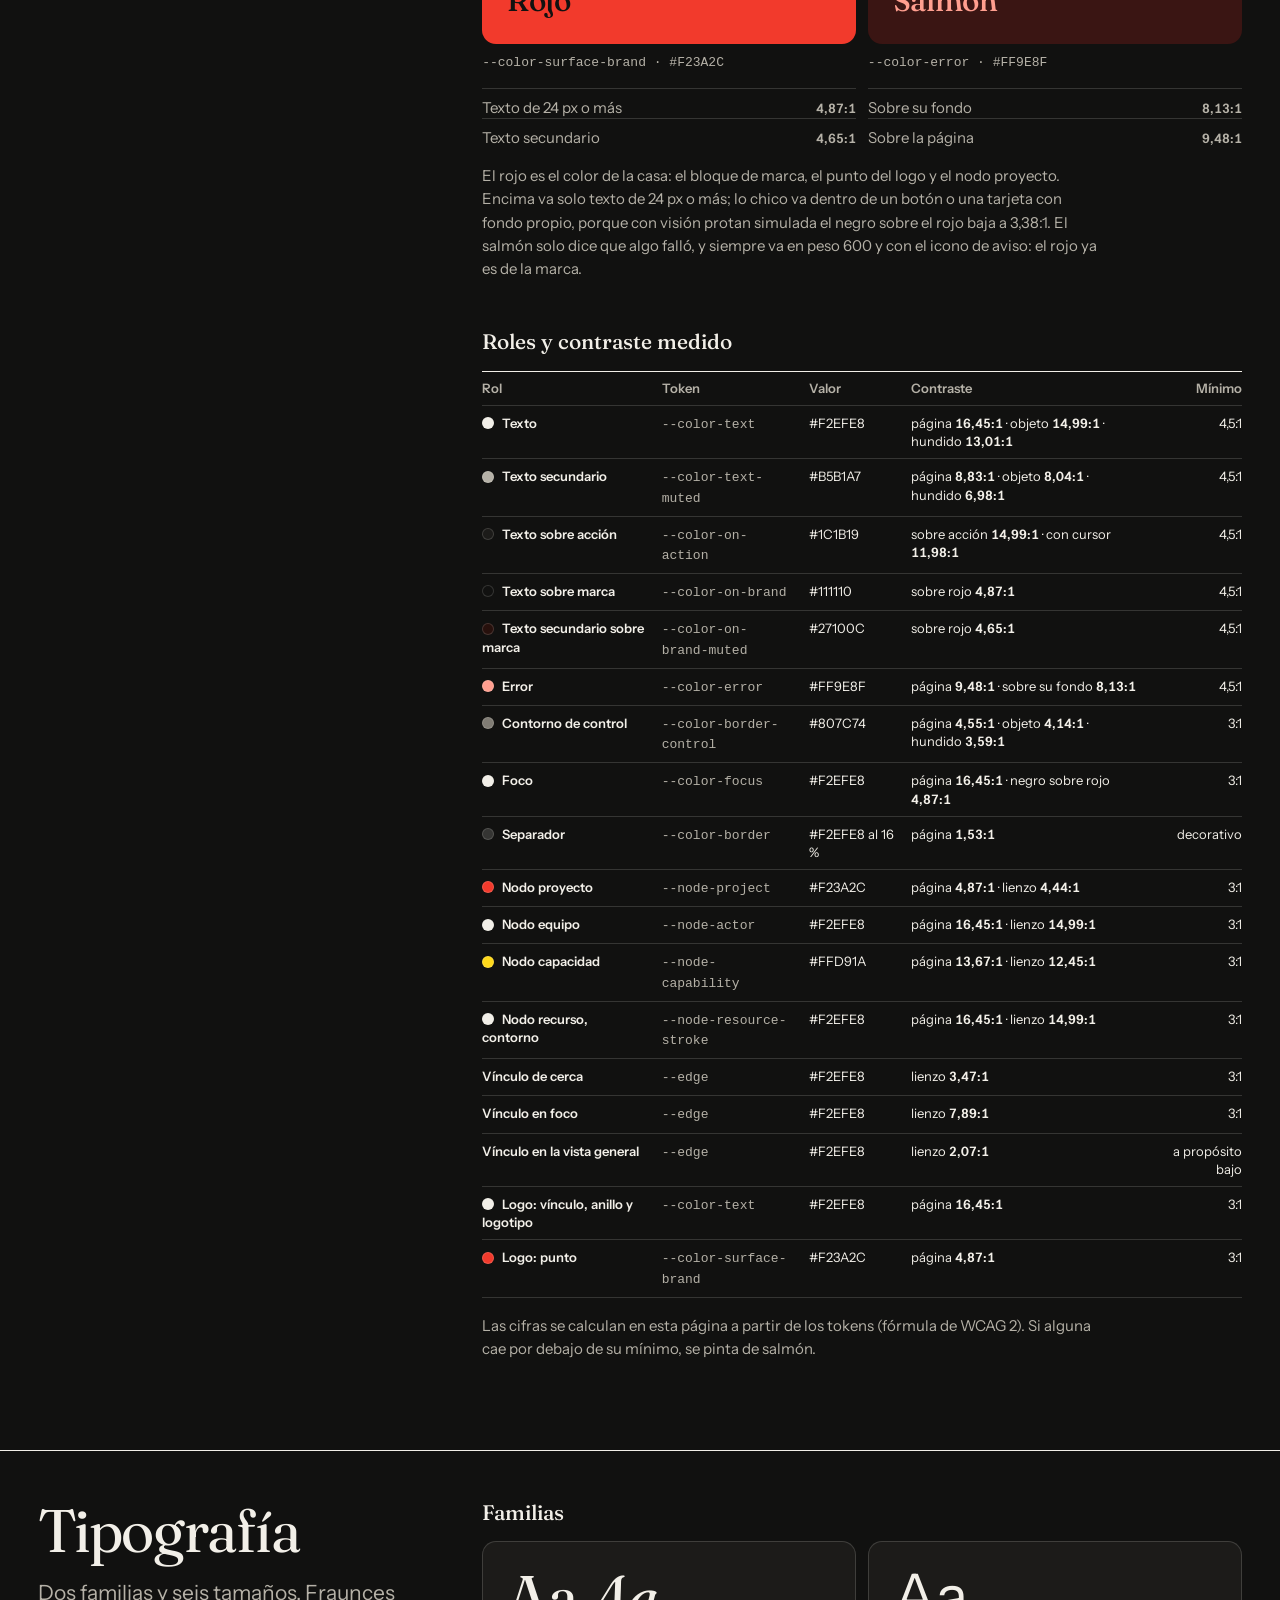
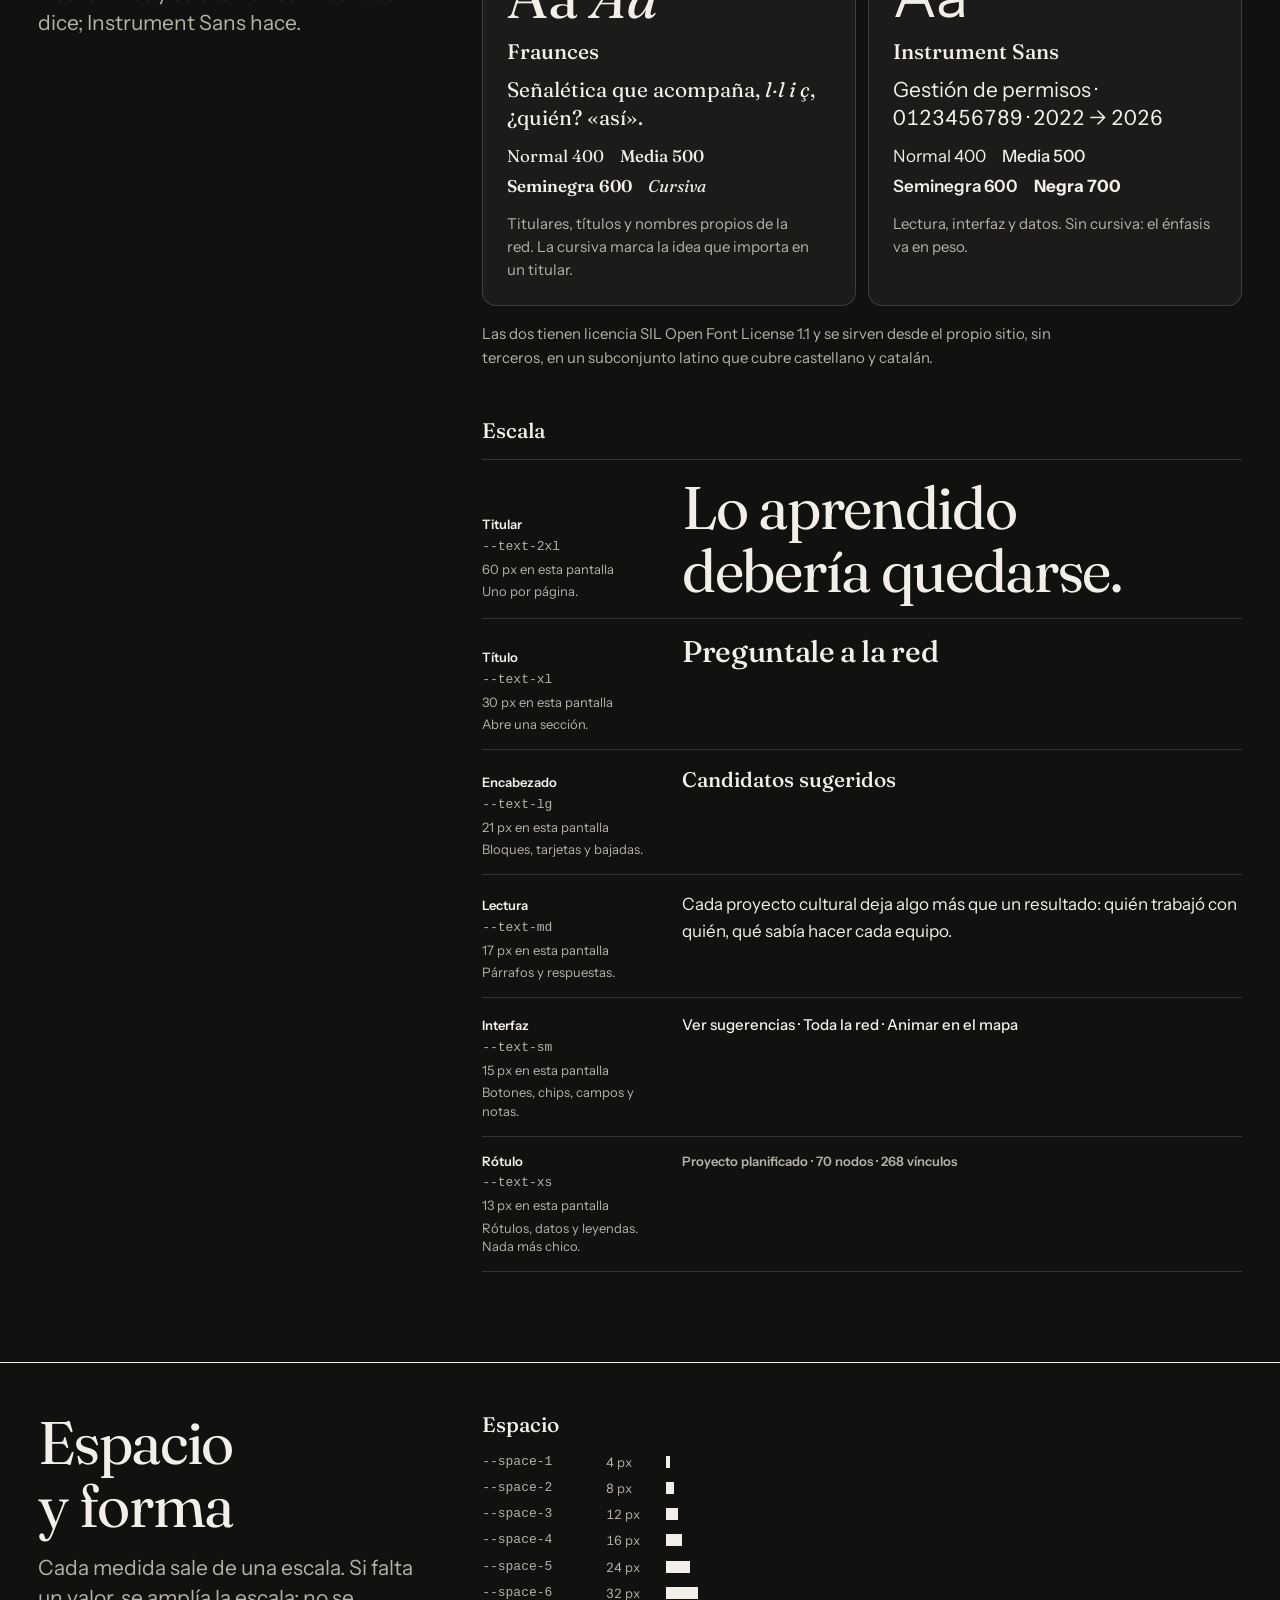
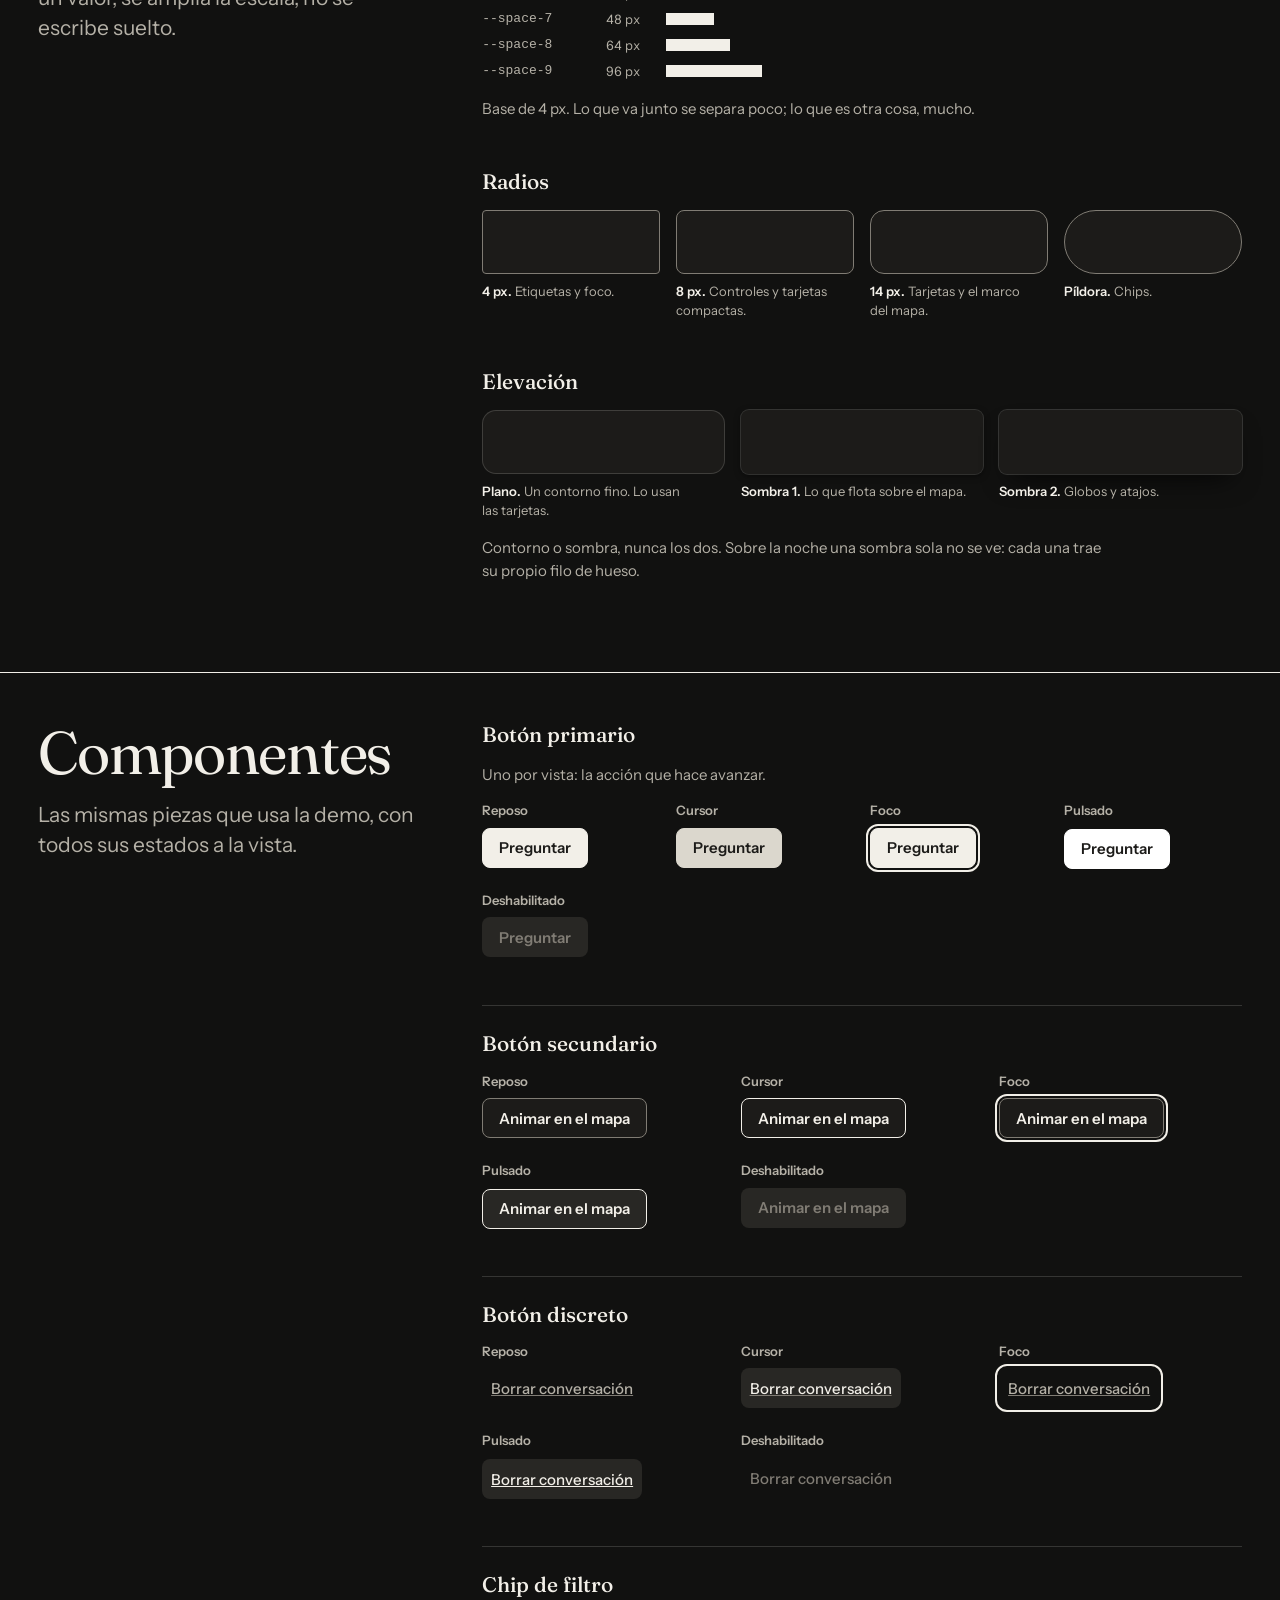
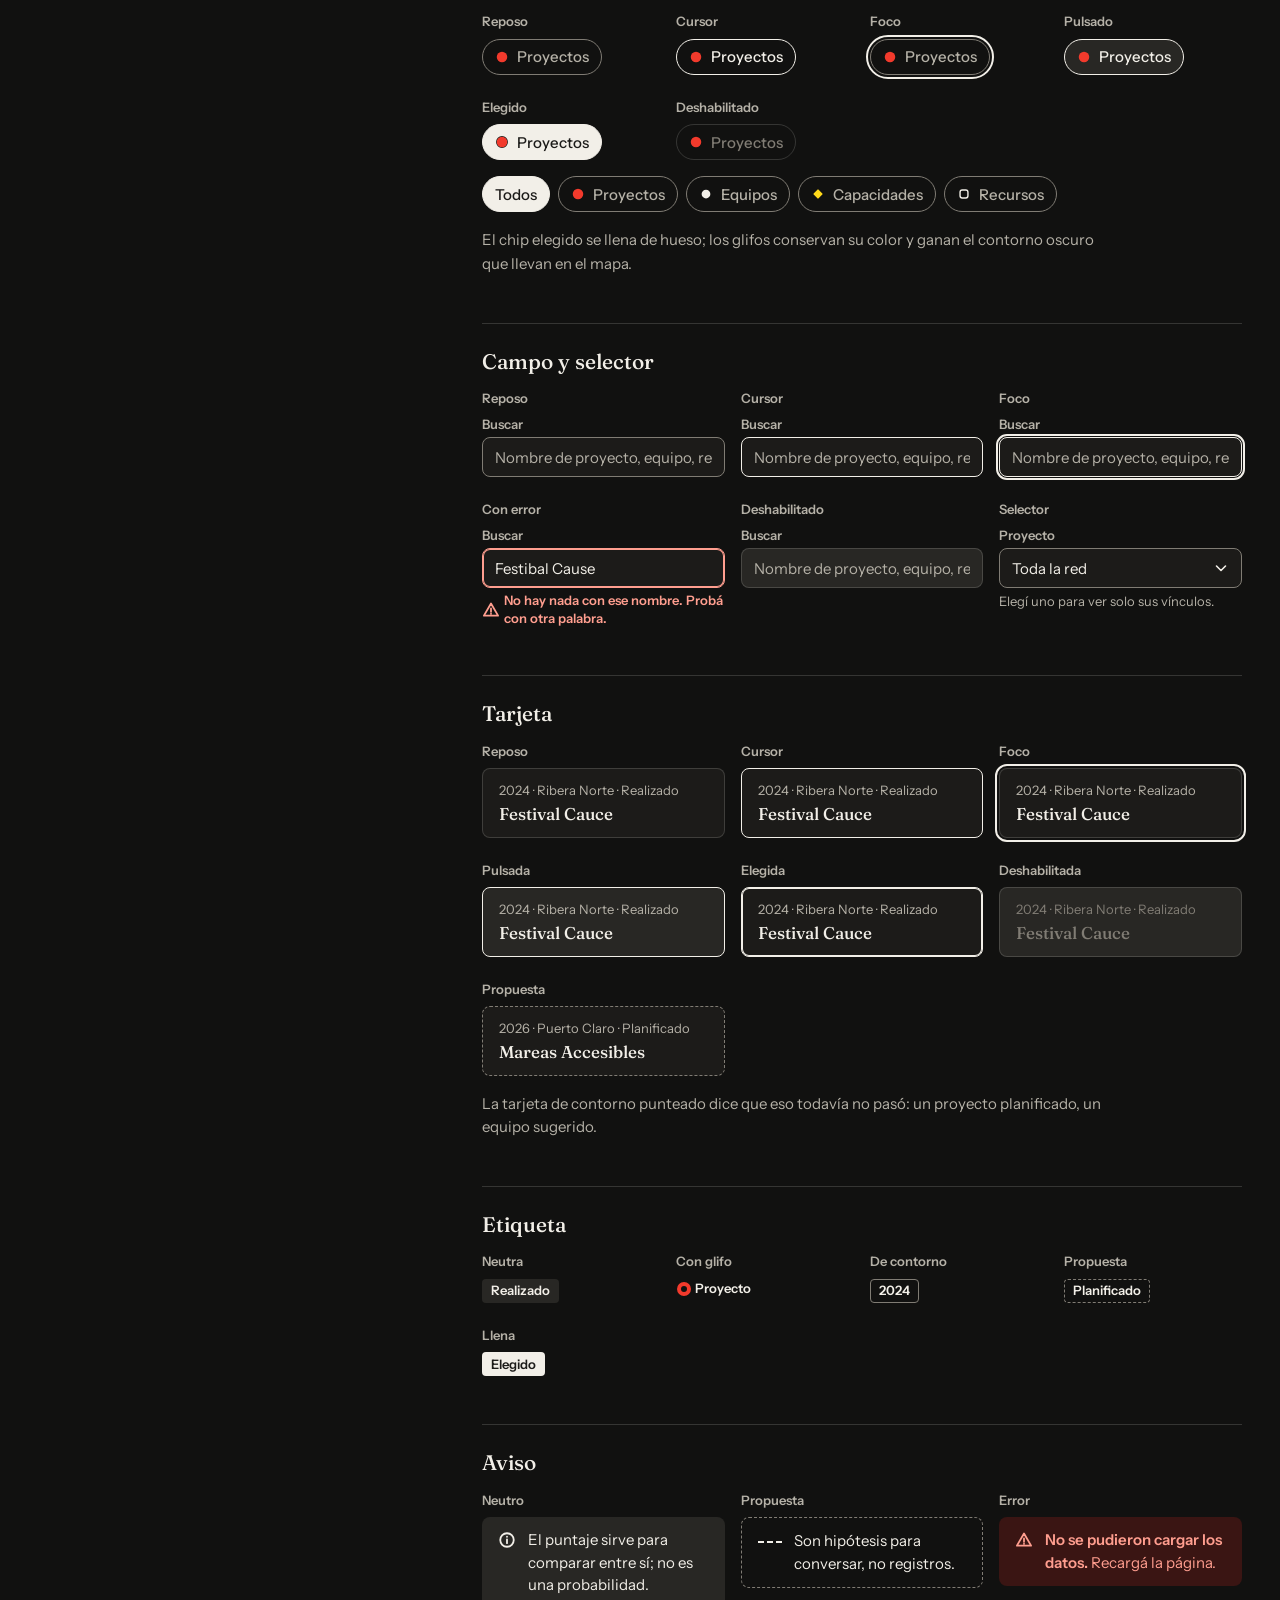
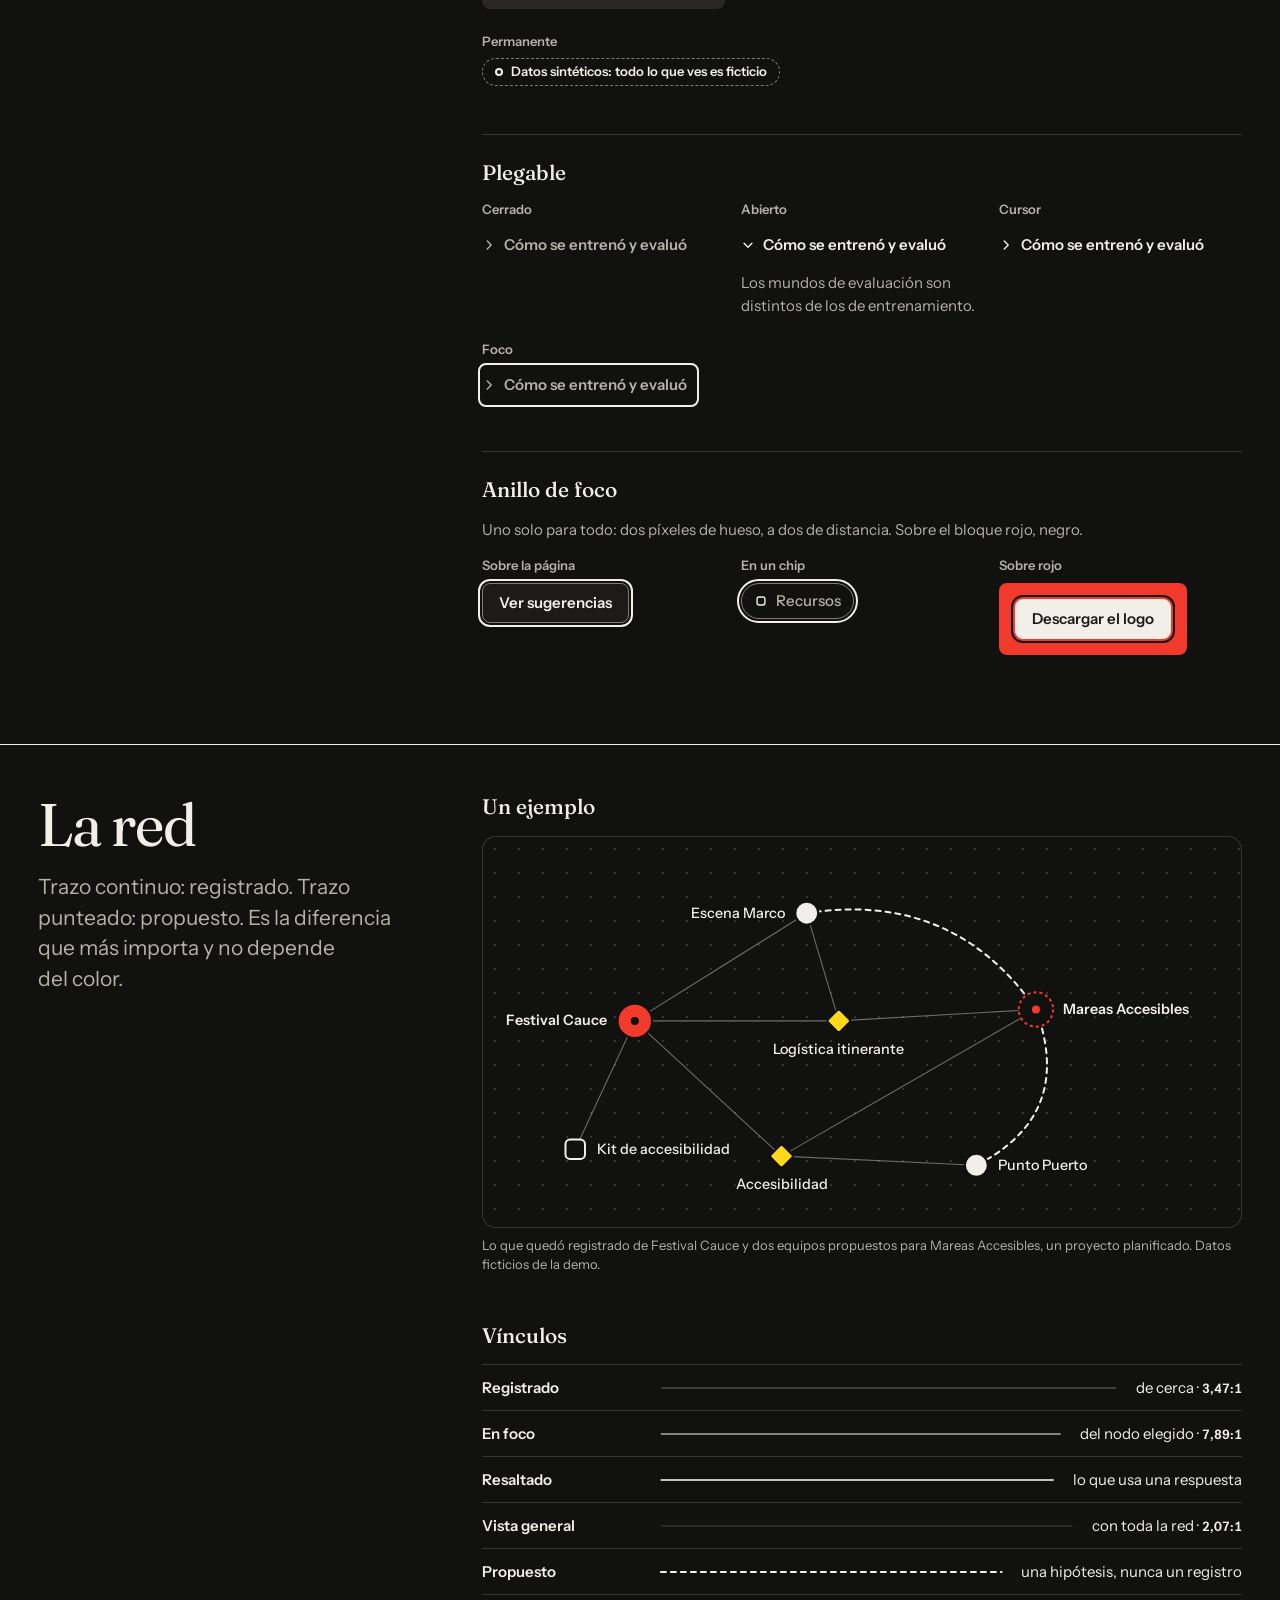
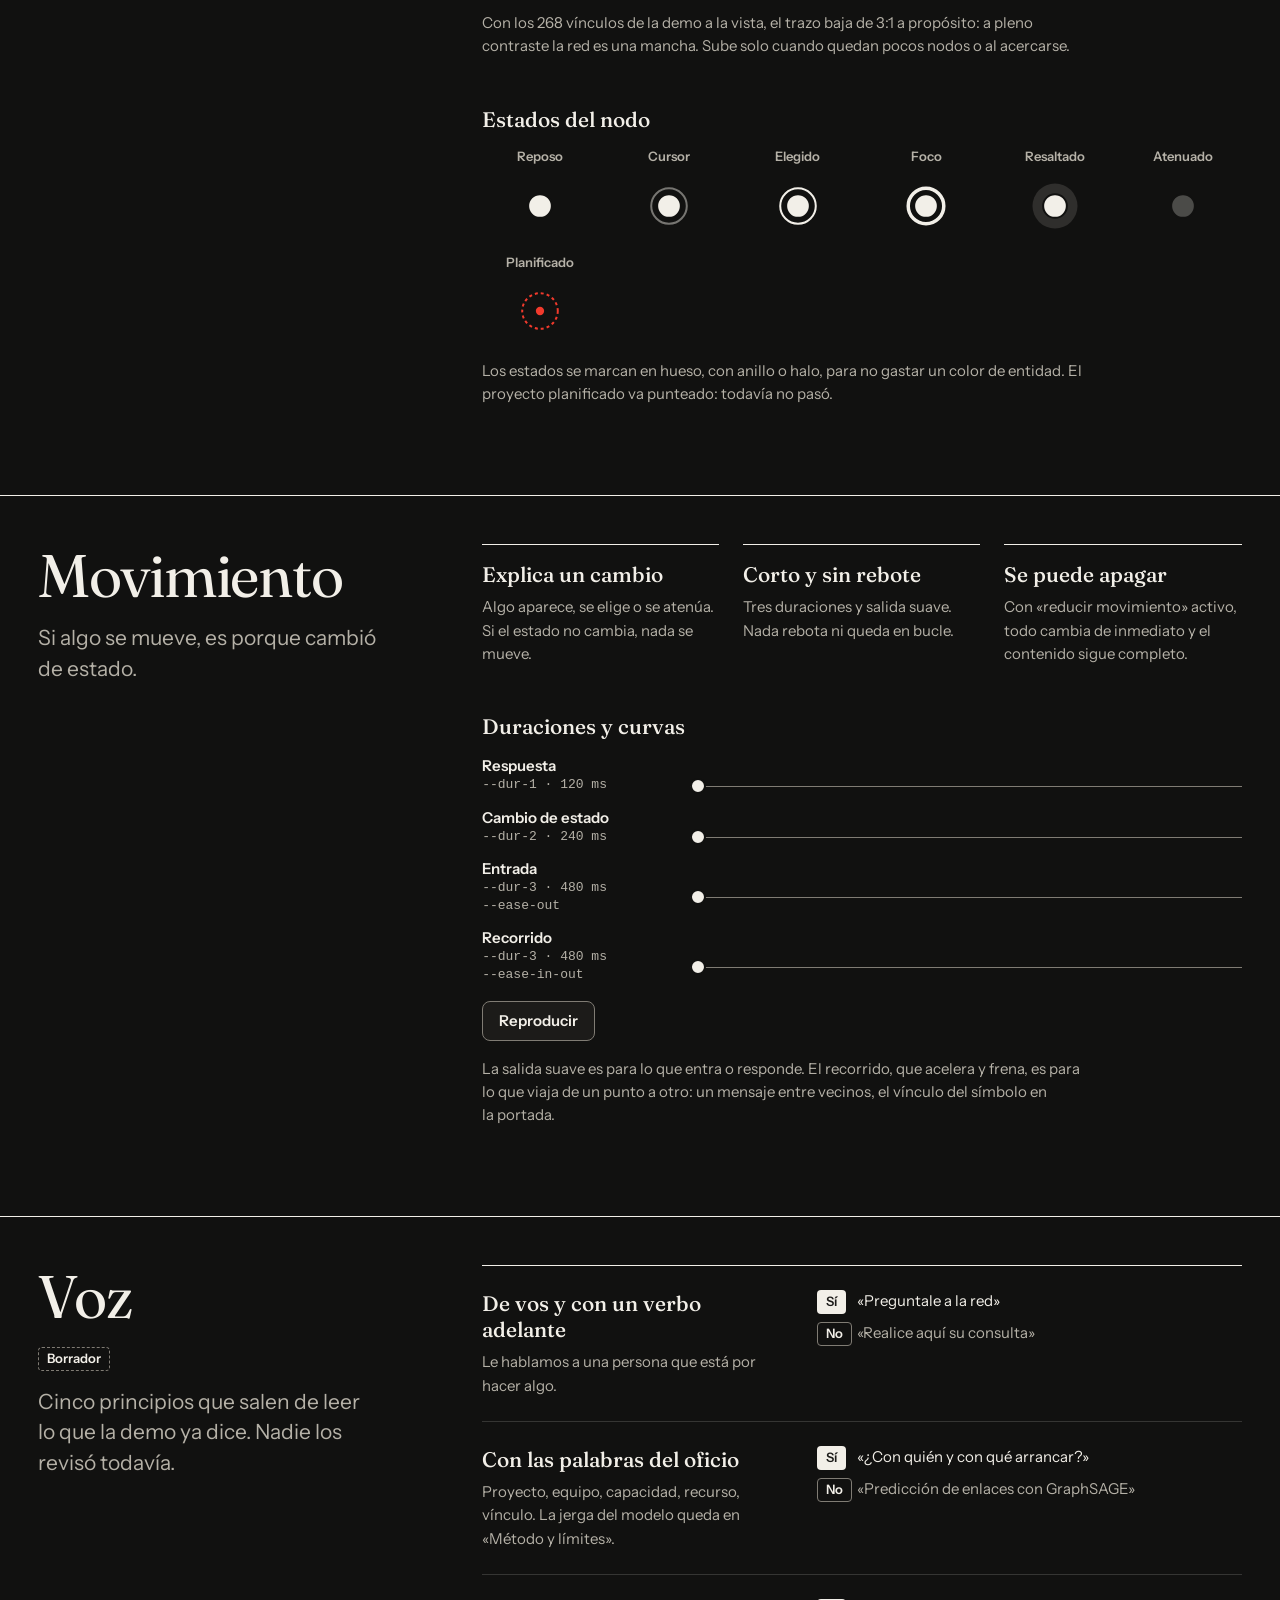
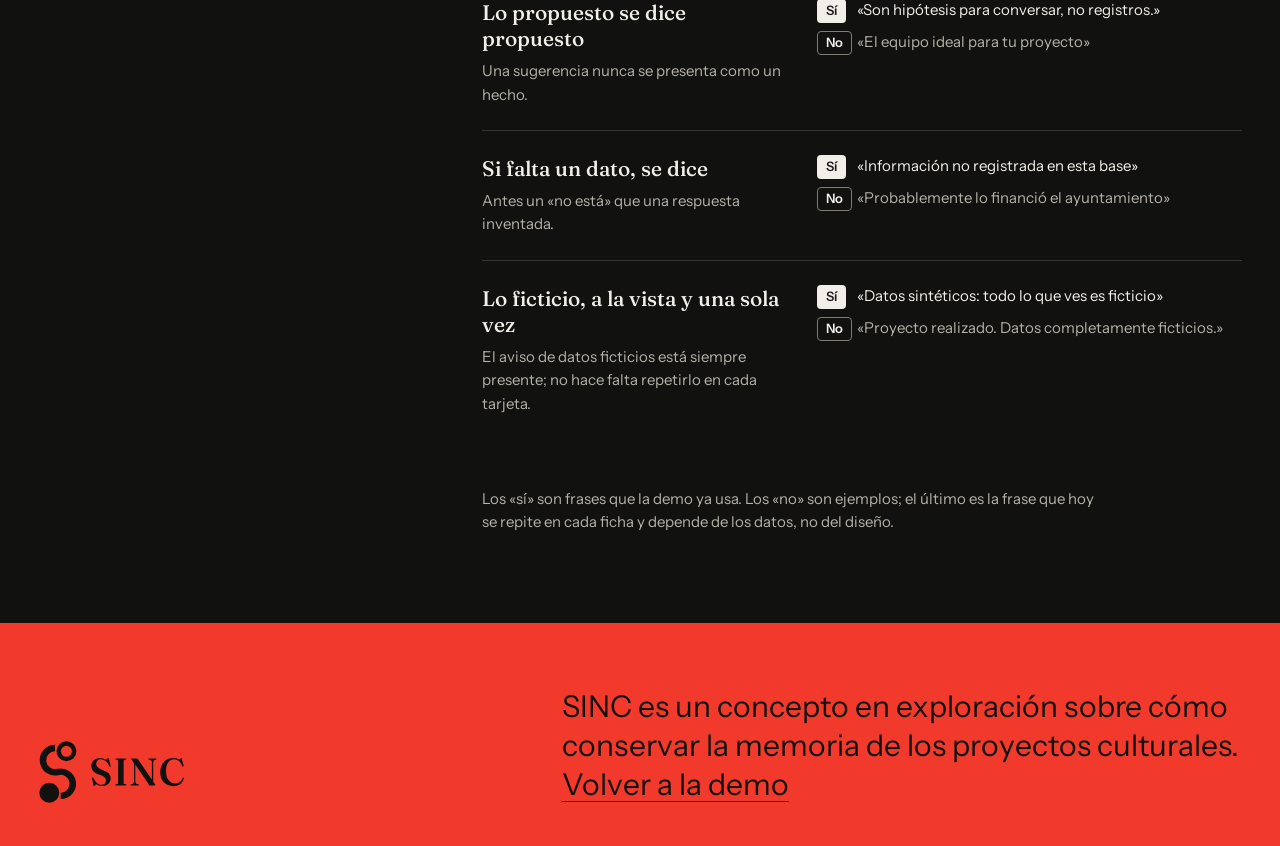
<file: marca.html>
<!doctype html>
<html lang="es-AR">
  <head>
    <meta charset="utf-8" />
    <meta name="viewport" content="width=device-width, initial-scale=1" />
    <meta name="theme-color" content="#111110" />
    <meta name="color-scheme" content="dark" />
    <meta name="robots" content="noindex" />
    <meta name="description" content="Hoja de marca de SINC: logo, color, tipografía, componentes y lenguaje de la red." />
    <title>SINC — Hoja de marca</title>
    <link rel="icon" href="assets/favicon.svg?v=20261007-noche1" type="image/svg+xml" />
    <link rel="icon" href="assets/favicon-32.png?v=20261007-noche1" sizes="32x32" type="image/png" />
    <link rel="apple-touch-icon" href="assets/apple-touch-icon.png?v=20261007-noche1" />
    <link rel="preload" href="assets/fonts/instrument-sans-latin-var.woff2" as="font" type="font/woff2" crossorigin />
    <link rel="preload" href="assets/fonts/fraunces-latin-var.woff2" as="font" type="font/woff2" crossorigin />
    <link rel="stylesheet" href="sistema.css?v=20261007-noche1" />
    <link rel="stylesheet" href="marca.css?v=20261007-noche1" />
  </head>
  <body>
    <a class="skip-link" href="#contenido">Saltar al contenido</a>

    <header class="topbar">
      <a class="brand" href="index.html" aria-label="SINC, ir a la demo">
        <svg class="logo" viewBox="9.24 0.24 109.25 47.53" aria-hidden="true" focusable="false"><path class="logo-link" d="M21.89 6.25A9 9 0 1 0 24 24A9 9 0 1 1 26.11 41.75" fill="none" stroke-width="4.8"/><circle class="logo-ring" cx="30.36" cy="8.64" r="5.75" fill="none" stroke-width="3.3"/><circle class="logo-dot" cx="17.64" cy="39.36" r="7.4"/><path class="logo-word" d="M56.72 34.39Q55.47 34.39 54.62 34.07Q53.77 33.74 53.26 33.42Q52.76 33.09 52.53 33.09Q52.33 33.09 52.13 33.29Q51.94 33.5 51.74 33.77Q51.54 34.03 51.34 34.23Q51.14 34.43 50.94 34.43Q50.74 34.43 50.6 34.3Q50.45 34.17 50.4 33.92L49.36 28.59Q49.32 28.38 49.4 28.24Q49.48 28.09 49.67 28.04Q49.87 27.96 50.02 28.04Q50.18 28.12 50.29 28.35Q51.27 30.32 52.28 31.44Q53.3 32.56 54.34 33.02Q55.37 33.49 56.43 33.49Q57.95 33.49 58.84 32.67Q59.72 31.86 59.72 30.41Q59.72 29.49 59.33 28.74Q58.94 27.99 57.89 27.31Q56.85 26.63 54.9 25.99Q52.7 25.23 51.38 24.29Q50.05 23.36 49.46 22.15Q48.86 20.95 48.86 19.42Q48.86 17.7 49.7 16.4Q50.54 15.1 52.03 14.38Q53.53 13.65 55.47 13.65Q56.73 13.65 57.56 13.93Q58.38 14.21 58.88 14.5Q59.38 14.79 59.68 14.79Q59.94 14.79 60.2 14.49Q60.45 14.2 60.71 13.9Q60.97 13.6 61.26 13.6Q61.46 13.6 61.59 13.73Q61.73 13.86 61.83 14.18L63.26 19.52Q63.32 19.76 63.24 19.94Q63.17 20.11 62.97 20.18Q62.79 20.25 62.62 20.17Q62.46 20.08 62.34 19.88Q61.3 17.83 60.23 16.67Q59.15 15.51 58.06 15.04Q56.96 14.56 55.82 14.56Q54.33 14.56 53.41 15.46Q52.48 16.36 52.48 17.89Q52.48 18.81 52.88 19.59Q53.27 20.37 54.28 21.07Q55.29 21.77 57.15 22.45Q59.42 23.27 60.75 24.21Q62.07 25.14 62.64 26.28Q63.22 27.41 63.2 28.82Q63.2 30.37 62.44 31.63Q61.67 32.9 60.23 33.64Q58.78 34.39 56.72 34.39ZM72.87 32.38Q72.87 32.63 73.03 32.78Q73.19 32.93 73.5 33L74.49 33.19Q74.89 33.3 74.89 33.62Q74.89 33.8 74.77 33.91Q74.65 34.02 74.38 34.02H67.24Q66.96 34.02 66.84 33.91Q66.71 33.8 66.71 33.62Q66.71 33.3 67.11 33.19L68.09 33Q68.42 32.93 68.58 32.78Q68.74 32.63 68.74 32.38V15.62Q68.74 15.37 68.58 15.22Q68.42 15.07 68.09 15L67.11 14.81Q66.71 14.7 66.71 14.38Q66.71 14.2 66.84 14.09Q66.96 13.98 67.24 13.98H74.38Q74.65 13.98 74.77 14.09Q74.89 14.2 74.89 14.38Q74.89 14.7 74.49 14.81L73.5 15Q73.19 15.07 73.03 15.22Q72.87 15.37 72.87 15.62ZM84.21 33.62Q84.21 33.8 84.08 33.91Q83.95 34.02 83.69 34.02H78.58Q78.33 34.02 78.19 33.91Q78.05 33.8 78.05 33.62Q78.05 33.33 78.47 33.17L79.24 32.96Q79.89 32.73 80.21 32.37Q80.53 32.01 80.53 31.3V17.83Q80.53 17.49 80.46 17.29Q80.39 17.09 80.09 16.72L78.83 14.9Q78.67 14.68 78.6 14.56Q78.53 14.43 78.53 14.31Q78.53 14.16 78.65 14.07Q78.77 13.98 78.97 13.98H82.63Q82.9 13.98 83.08 14.1Q83.26 14.21 83.48 14.51L94.28 30.35L93.82 31.43V16.7Q93.82 15.99 93.51 15.62Q93.19 15.26 92.53 15.04L91.55 14.83Q91.13 14.66 91.13 14.38Q91.13 14.2 91.26 14.09Q91.39 13.98 91.66 13.98H96.76Q97.03 13.98 97.16 14.09Q97.28 14.2 97.28 14.38Q97.28 14.67 96.87 14.83L96.1 15.04Q95.45 15.24 95.14 15.61Q94.82 15.97 94.82 16.7V30.55Q94.82 30.87 94.89 31.11Q94.95 31.35 95.1 31.56L96.04 32.93Q96.25 33.23 96.31 33.37Q96.37 33.52 96.37 33.64Q96.37 33.82 96.25 33.92Q96.13 34.02 95.88 34.02H92.05Q91.58 34.02 91.58 33.63Q91.58 33.47 91.52 33.31Q91.46 33.14 91.2 32.8L80.54 17.2L81.53 16.69V31.31Q81.53 32 81.84 32.36Q82.15 32.73 82.8 32.96L83.81 33.17Q84.21 33.33 84.21 33.62ZM117.49 28.49Q117.42 29.64 116.84 30.72Q116.26 31.8 115.24 32.65Q114.21 33.5 112.8 34Q111.39 34.5 109.66 34.5Q106.67 34.5 104.5 33.19Q102.34 31.88 101.16 29.56Q99.99 27.23 99.99 24.2Q99.99 21.87 100.69 19.92Q101.39 17.98 102.68 16.55Q103.97 15.11 105.72 14.33Q107.47 13.54 109.56 13.54Q110.98 13.54 111.89 13.83Q112.81 14.13 113.32 14.43Q113.83 14.73 114.04 14.73Q114.31 14.73 114.56 14.45Q114.8 14.17 115.04 13.9Q115.29 13.63 115.51 13.63Q115.67 13.63 115.79 13.73Q115.9 13.84 115.97 14.1L117.43 19.34Q117.5 19.56 117.41 19.74Q117.32 19.91 117.09 19.95Q116.87 19.99 116.69 19.9Q116.52 19.81 116.42 19.56Q115.64 17.72 114.69 16.62Q113.74 15.53 112.62 15.04Q111.51 14.54 110.25 14.54Q108.95 14.54 107.86 15.13Q106.77 15.72 105.96 16.82Q105.15 17.93 104.71 19.51Q104.27 21.08 104.27 23.07Q104.27 26.15 105.16 28.25Q106.06 30.35 107.62 31.43Q109.19 32.5 111.22 32.5Q113.25 32.5 114.68 31.43Q116.12 30.37 116.74 28.44Q116.84 28.24 116.96 28.16Q117.07 28.08 117.22 28.11Q117.36 28.12 117.42 28.22Q117.49 28.32 117.49 28.49Z"/></svg>
      </a>
      <nav class="topnav" aria-label="Secciones de la hoja de marca">
        <a href="#logo">Logo</a>
        <a href="#color">Color</a>
        <a href="#tipografia">Tipografía</a>
        <a href="#forma">Espacio y forma</a>
        <a href="#componentes">Componentes</a>
        <a href="#red">La red</a>
        <a href="#movimiento">Movimiento</a>
        <a href="#voz">Voz</a>
      </nav>
      <a class="button button-outline" href="index.html">Ver la demo</a>
    </header>

    <main id="contenido">
      <section class="cover on-brand" aria-labelledby="titulo">
        <div class="shell cover-grid">
          <div class="cover-mark"><svg class="logo cover-symbol" viewBox="0 0 48 48" aria-hidden="true" focusable="false"><path class="logo-link" pathLength="1" d="M21.89 6.25A9 9 0 1 0 24 24A9 9 0 1 1 26.11 41.75" fill="none" stroke-width="4.8"/><circle class="logo-ring" cx="30.36" cy="8.64" r="5.75" fill="none" stroke-width="3.3"/><circle class="logo-dot" cx="17.64" cy="39.36" r="7.4"/></svg></div>
          <div class="cover-copy">
            <h1 class="t-display" id="titulo">Hoja de marca</h1>
            <p class="lede">Cómo se ve, cómo se dibuja y cómo suena SINC. Para quien diseñe, programe o escriba en su nombre.</p>
            <div class="cover-actions">
              <a class="button button-primary button-lg" href="assets/logo/sinc-logo.svg" download>Descargar el logo</a>
              <a class="button button-outline button-lg" href="#logo">Ver las reglas de uso</a>
            </div>
          </div>
        </div>
      </section>
      <p class="cover-meta shell">Versión 1, octubre de 2026. Esta hoja se arma con el mismo CSS que la demo: si cambia un token, cambia acá.</p>

      <section class="idea shell" aria-labelledby="idea">
        <h2 class="t-display" id="idea">Los proyectos terminan. <em>Lo aprendido</em> debería quedarse.</h2>
        <ol class="anatomy">
          <li><svg class="logo" viewBox="0 0 48 48" aria-hidden="true" focusable="false"><path class="logo-link ghost" pathLength="1" d="M21.89 6.25A9 9 0 1 0 24 24A9 9 0 1 1 26.11 41.75" fill="none" stroke-width="4.8"/><circle class="logo-ring" cx="30.36" cy="8.64" r="5.75" fill="none" stroke-width="3.3"/><circle class="logo-dot ghost" cx="17.64" cy="39.36" r="7.4"/></svg><h3 class="t-heading">Un proyecto</h3><p>Termina. En el símbolo es el nodo abierto: queda el contorno de lo que fue.</p></li>
          <li><svg class="logo" viewBox="0 0 48 48" aria-hidden="true" focusable="false"><path class="logo-link" pathLength="1" d="M21.89 6.25A9 9 0 1 0 24 24A9 9 0 1 1 26.11 41.75" fill="none" stroke-width="4.8"/><circle class="logo-ring ghost" cx="30.36" cy="8.64" r="5.75" fill="none" stroke-width="3.3"/><circle class="logo-dot ghost" cx="17.64" cy="39.36" r="7.4"/></svg><h3 class="t-heading">El vínculo</h3><p>Lo que se aprendió trabajando juntos. Es lo que SINC guarda, y es lo que dibuja la S.</p></li>
          <li><svg class="logo" viewBox="0 0 48 48" aria-hidden="true" focusable="false"><path class="logo-link ghost" pathLength="1" d="M21.89 6.25A9 9 0 1 0 24 24A9 9 0 1 1 26.11 41.75" fill="none" stroke-width="4.8"/><circle class="logo-ring ghost" cx="30.36" cy="8.64" r="5.75" fill="none" stroke-width="3.3"/><circle class="logo-dot" cx="17.64" cy="39.36" r="7.4"/></svg><h3 class="t-heading">Un equipo</h3><p>Sigue. Es el nodo lleno: lleva lo aprendido al proyecto que viene.</p></li>
        </ol>
      </section>
      <section class="sheet-section shell" id="logo" aria-labelledby="logo-titulo">
        <header class="sheet-head">
          <h2 class="t-display" id="logo-titulo">Logo</h2>
          <p class="lede">El vínculo más simple de la red: un proyecto y un equipo, unidos.</p>
          <ul class="link-list" aria-label="Archivos del logo">
            <li><a href="assets/logo/sinc-logo.svg" download><span class="icon icon-download" aria-hidden="true"></span>Logo, SVG</a></li>
            <li><a href="assets/logo/sinc-logo-negativo.svg" download><span class="icon icon-download" aria-hidden="true"></span>Logo sobre rojo, SVG</a></li>
            <li><a href="assets/logo/sinc-logo-papel.svg" download><span class="icon icon-download" aria-hidden="true"></span>Logo para papel, SVG</a></li>
            <li><a href="assets/logo/sinc-logo-una-tinta.svg" download><span class="icon icon-download" aria-hidden="true"></span>Logo a una tinta, SVG</a></li>
            <li><a href="assets/logo/sinc-simbolo.svg" download><span class="icon icon-download" aria-hidden="true"></span>Símbolo, SVG</a></li>
            <li><a href="assets/logo/sinc-simbolo-papel.svg" download><span class="icon icon-download" aria-hidden="true"></span>Símbolo para papel, SVG</a></li>
            <li><a href="assets/logo/sinc-simbolo-una-tinta.svg" download><span class="icon icon-download" aria-hidden="true"></span>Símbolo a una tinta, SVG</a></li>
            <li><a href="assets/favicon.svg" download><span class="icon icon-download" aria-hidden="true"></span>Favicon, SVG</a></li>
          </ul>
        </header>
        <div class="sheet-body">
          <div class="piece">
            <h3>Versiones</h3>
            <div class="grid grid--wide">
              <figure class="fig"><div class="tile tile--page tile--night tile--tall" style="--logo-height: var(--space-9)"><img class="logo-file" src="assets/logo/sinc-logo.svg" alt="Logo de SINC: símbolo en hueso con el punto rojo, logotipo en hueso" /></div><figcaption><strong>Principal.</strong> Sobre negro y fondos oscuros.</figcaption></figure>
              <figure class="fig"><div class="tile tile--brand on-brand tile--tall" style="--logo-height: var(--space-9)"><img class="logo-file" src="assets/logo/sinc-logo-negativo.svg" alt="Logo de SINC sobre rojo, todo en negro" /></div><figcaption><strong>Sobre rojo.</strong> En el bloque de marca, a una sola tinta: negro.</figcaption></figure>
            </div>
            <div class="grid grid--wide">
              <figure class="fig"><div class="tile tile--light"><img class="logo-file" src="assets/logo/sinc-logo-papel.svg" alt="Logo de SINC para papel: símbolo en negro con el punto rojo, logotipo en negro" /></div><figcaption><strong>Papel.</strong> Sobre blanco y fondos claros.</figcaption></figure>
              <figure class="fig"><div class="tile tile--light"><img class="logo-file" src="assets/logo/sinc-logo-una-tinta.svg" alt="Logo de SINC a una tinta, todo en negro" /></div><figcaption><strong>Una tinta.</strong> Para sellos, fotocopias y cuando hay un solo color.</figcaption></figure>
            </div>
            <div class="grid">
              <figure class="fig"><div class="tile tile--night"><img class="logo-file" src="assets/logo/sinc-simbolo.svg" alt="Símbolo de SINC" /></div><figcaption><strong>Símbolo.</strong> Cuando el nombre ya está cerca o no entra.</figcaption></figure>
              <figure class="fig"><div class="tile tile--light"><img class="logo-file" src="assets/logo/sinc-simbolo-papel.svg" alt="Símbolo de SINC para papel" /></div><figcaption><strong>Símbolo para papel.</strong></figcaption></figure>
              <figure class="fig"><div class="tile tile--light"><img class="logo-file" src="assets/logo/sinc-simbolo-una-tinta.svg" alt="Símbolo de SINC a una tinta" /></div><figcaption><strong>Símbolo a una tinta.</strong></figcaption></figure>
            </div>
          </div>

          <div class="piece">
            <h3>Construcción y área de respeto</h3>
            <figure class="fig"><div class="tile tile--page"><svg class="construction" viewBox="-6.56 -15.56 140.85 79.13" role="img" aria-label="Construcción del logo: el módulo n es el diámetro de un nodo; el área de respeto mide un módulo por lado" focusable="false"><rect class="module" x="-4.56" y="-13.56" width="14.8" height="14.8"/><rect class="module" x="117.49" y="46.76" width="14.8" height="14.8"/><rect class="module" x="37.76" y="1.24" width="11.10" height="45.53"/><rect class="guide guide--area" x="-4.56" y="-13.56" width="136.85" height="75.13"/><rect class="guide" x="10.24" y="1.24" width="107.25" height="45.53"/><circle class="guide" cx="24" cy="15" r="9"/><circle class="guide" cx="24" cy="33" r="9"/><path class="guide" d="M48.86 13.98H117.49M48.86 34.02H117.49"/><g class="logo"><path class="logo-link" d="M21.89 6.25A9 9 0 1 0 24 24A9 9 0 1 1 26.11 41.75" fill="none" stroke-width="4.8"/><circle class="logo-ring" cx="30.36" cy="8.64" r="5.75" fill="none" stroke-width="3.3"/><circle class="logo-dot" cx="17.64" cy="39.36" r="7.4"/><path class="logo-word" d="M56.72 34.39Q55.47 34.39 54.62 34.07Q53.77 33.74 53.26 33.42Q52.76 33.09 52.53 33.09Q52.33 33.09 52.13 33.29Q51.94 33.5 51.74 33.77Q51.54 34.03 51.34 34.23Q51.14 34.43 50.94 34.43Q50.74 34.43 50.6 34.3Q50.45 34.17 50.4 33.92L49.36 28.59Q49.32 28.38 49.4 28.24Q49.48 28.09 49.67 28.04Q49.87 27.96 50.02 28.04Q50.18 28.12 50.29 28.35Q51.27 30.32 52.28 31.44Q53.3 32.56 54.34 33.02Q55.37 33.49 56.43 33.49Q57.95 33.49 58.84 32.67Q59.72 31.86 59.72 30.41Q59.72 29.49 59.33 28.74Q58.94 27.99 57.89 27.31Q56.85 26.63 54.9 25.99Q52.7 25.23 51.38 24.29Q50.05 23.36 49.46 22.15Q48.86 20.95 48.86 19.42Q48.86 17.7 49.7 16.4Q50.54 15.1 52.03 14.38Q53.53 13.65 55.47 13.65Q56.73 13.65 57.56 13.93Q58.38 14.21 58.88 14.5Q59.38 14.79 59.68 14.79Q59.94 14.79 60.2 14.49Q60.45 14.2 60.71 13.9Q60.97 13.6 61.26 13.6Q61.46 13.6 61.59 13.73Q61.73 13.86 61.83 14.18L63.26 19.52Q63.32 19.76 63.24 19.94Q63.17 20.11 62.97 20.18Q62.79 20.25 62.62 20.17Q62.46 20.08 62.34 19.88Q61.3 17.83 60.23 16.67Q59.15 15.51 58.06 15.04Q56.96 14.56 55.82 14.56Q54.33 14.56 53.41 15.46Q52.48 16.36 52.48 17.89Q52.48 18.81 52.88 19.59Q53.27 20.37 54.28 21.07Q55.29 21.77 57.15 22.45Q59.42 23.27 60.75 24.21Q62.07 25.14 62.64 26.28Q63.22 27.41 63.2 28.82Q63.2 30.37 62.44 31.63Q61.67 32.9 60.23 33.64Q58.78 34.39 56.72 34.39ZM72.87 32.38Q72.87 32.63 73.03 32.78Q73.19 32.93 73.5 33L74.49 33.19Q74.89 33.3 74.89 33.62Q74.89 33.8 74.77 33.91Q74.65 34.02 74.38 34.02H67.24Q66.96 34.02 66.84 33.91Q66.71 33.8 66.71 33.62Q66.71 33.3 67.11 33.19L68.09 33Q68.42 32.93 68.58 32.78Q68.74 32.63 68.74 32.38V15.62Q68.74 15.37 68.58 15.22Q68.42 15.07 68.09 15L67.11 14.81Q66.71 14.7 66.71 14.38Q66.71 14.2 66.84 14.09Q66.96 13.98 67.24 13.98H74.38Q74.65 13.98 74.77 14.09Q74.89 14.2 74.89 14.38Q74.89 14.7 74.49 14.81L73.5 15Q73.19 15.07 73.03 15.22Q72.87 15.37 72.87 15.62ZM84.21 33.62Q84.21 33.8 84.08 33.91Q83.95 34.02 83.69 34.02H78.58Q78.33 34.02 78.19 33.91Q78.05 33.8 78.05 33.62Q78.05 33.33 78.47 33.17L79.24 32.96Q79.89 32.73 80.21 32.37Q80.53 32.01 80.53 31.3V17.83Q80.53 17.49 80.46 17.29Q80.39 17.09 80.09 16.72L78.83 14.9Q78.67 14.68 78.6 14.56Q78.53 14.43 78.53 14.31Q78.53 14.16 78.65 14.07Q78.77 13.98 78.97 13.98H82.63Q82.9 13.98 83.08 14.1Q83.26 14.21 83.48 14.51L94.28 30.35L93.82 31.43V16.7Q93.82 15.99 93.51 15.62Q93.19 15.26 92.53 15.04L91.55 14.83Q91.13 14.66 91.13 14.38Q91.13 14.2 91.26 14.09Q91.39 13.98 91.66 13.98H96.76Q97.03 13.98 97.16 14.09Q97.28 14.2 97.28 14.38Q97.28 14.67 96.87 14.83L96.1 15.04Q95.45 15.24 95.14 15.61Q94.82 15.97 94.82 16.7V30.55Q94.82 30.87 94.89 31.11Q94.95 31.35 95.1 31.56L96.04 32.93Q96.25 33.23 96.31 33.37Q96.37 33.52 96.37 33.64Q96.37 33.82 96.25 33.92Q96.13 34.02 95.88 34.02H92.05Q91.58 34.02 91.58 33.63Q91.58 33.47 91.52 33.31Q91.46 33.14 91.2 32.8L80.54 17.2L81.53 16.69V31.31Q81.53 32 81.84 32.36Q82.15 32.73 82.8 32.96L83.81 33.17Q84.21 33.33 84.21 33.62ZM117.49 28.49Q117.42 29.64 116.84 30.72Q116.26 31.8 115.24 32.65Q114.21 33.5 112.8 34Q111.39 34.5 109.66 34.5Q106.67 34.5 104.5 33.19Q102.34 31.88 101.16 29.56Q99.99 27.23 99.99 24.2Q99.99 21.87 100.69 19.92Q101.39 17.98 102.68 16.55Q103.97 15.11 105.72 14.33Q107.47 13.54 109.56 13.54Q110.98 13.54 111.89 13.83Q112.81 14.13 113.32 14.43Q113.83 14.73 114.04 14.73Q114.31 14.73 114.56 14.45Q114.8 14.17 115.04 13.9Q115.29 13.63 115.51 13.63Q115.67 13.63 115.79 13.73Q115.9 13.84 115.97 14.1L117.43 19.34Q117.5 19.56 117.41 19.74Q117.32 19.91 117.09 19.95Q116.87 19.99 116.69 19.9Q116.52 19.81 116.42 19.56Q115.64 17.72 114.69 16.62Q113.74 15.53 112.62 15.04Q111.51 14.54 110.25 14.54Q108.95 14.54 107.86 15.13Q106.77 15.72 105.96 16.82Q105.15 17.93 104.71 19.51Q104.27 21.08 104.27 23.07Q104.27 26.15 105.16 28.25Q106.06 30.35 107.62 31.43Q109.19 32.5 111.22 32.5Q113.25 32.5 114.68 31.43Q116.12 30.37 116.74 28.44Q116.84 28.24 116.96 28.16Q117.07 28.08 117.22 28.11Q117.36 28.12 117.42 28.22Q117.49 28.32 117.49 28.49Z"/></g><text x="2.84" y="-5.06" text-anchor="middle">n</text><text x="124.89" y="55.26" text-anchor="middle">n</text><text x="43.31" y="-0.76" text-anchor="middle">¾ n</text></svg></div>
              <figcaption>El módulo <strong>n</strong> es el diámetro de un nodo. Alrededor del logo queda libre un módulo por lado. El logotipo se separa del símbolo ¾ de módulo y su altura de versal es 0,44 del alto del símbolo. El símbolo son dos arcos de círculo iguales: gira media vuelta y coincide consigo mismo.</figcaption></figure>
          </div>

          <div class="piece">
            <h3>Tamaño mínimo</h3>
            <div class="minimum">
              <figure class="fig"><img src="assets/logo/sinc-logo.svg" alt="Logo a 24 píxeles de alto" height="24" width="55" /><figcaption><strong>24 px de alto.</strong> Logo completo.</figcaption></figure>
              <figure class="fig"><img src="assets/logo/sinc-simbolo.svg" alt="Símbolo a 24 píxeles" height="24" width="24" /><figcaption><strong>24 px.</strong> Símbolo.</figcaption></figure>
              <figure class="fig"><img src="assets/favicon.svg" alt="Símbolo reforzado a 16 píxeles" height="16" width="16" /><figcaption><strong>16 px.</strong> Símbolo reforzado.</figcaption></figure>
            </div>
            <p class="note">Por debajo de 24 px se usa el símbolo reforzado, el del favicon: más trazo, anillo más ancho y sin separación entre vínculo y nodos. Las medidas de imprenta todavía no se probaron.</p>
          </div>

          <div class="piece misuse">
            <h3>Usos incorrectos</h3>
            <div class="grid grid--thirds">
              <figure class="fig"><div class="tile tile--night"><img class="is-stretched" src="assets/logo/sinc-logo.svg" alt="" /></div><figcaption>No lo estires ni lo comprimas.</figcaption></figure>
              <figure class="fig"><div class="tile tile--night"><img class="is-recolored" src="assets/logo/sinc-logo.svg" alt="" /></div><figcaption>No le cambies los colores.</figcaption></figure>
              <figure class="fig"><div class="tile tile--night"><img class="is-rotated" src="assets/logo/sinc-logo.svg" alt="" /></div><figcaption>No lo gires.</figcaption></figure>
              <figure class="fig"><div class="tile tile--night"><span class="retyped"><img src="assets/logo/sinc-simbolo.svg" alt="" />SINC</span></div><figcaption>No reescribas el logotipo con otra letra.</figcaption></figure>
              <figure class="fig"><div class="tile is-lowcontrast"><img src="assets/logo/sinc-logo.svg" alt="" /></div><figcaption>No lo pongas sobre un fondo que le quite contraste.</figcaption></figure>
              <figure class="fig"><div class="tile tile--night"><img class="is-effect" src="assets/logo/sinc-logo.svg" alt="" /></div><figcaption>No le agregues sombras ni efectos.</figcaption></figure>
            </div>
          </div>
        </div>
      </section>
      <section class="sheet-section shell" id="color" aria-labelledby="color-titulo">
        <header class="sheet-head">
          <h2 class="t-display" id="color-titulo">Color</h2>
          <p class="lede">La interfaz es noche y hueso. El color vive en la red; el rojo, además, es el bloque de la marca.</p>
        </header>
        <div class="sheet-body">
          <div class="piece">
            <h3>Noche</h3>
            <div class="surfaces">
              <div class="surface surface--page"><h4>Página</h4><code class="token">--color-bg · <span data-hex="--color-bg">#111110</span></code>
                <p class="sample-line">Texto <span class="cr" data-cr="--color-text/--color-bg" data-min="4.5">16,45:1</span></p><p class="sample-line muted">Texto secundario <span class="cr" data-cr="--color-text-muted/--color-bg" data-min="4.5">8,83:1</span></p></div>
              <div class="surface surface--object"><h4>Objeto</h4><code class="token">--color-surface · <span data-hex="--color-surface">#1C1B19</span></code>
                <p class="sample-line">Texto <span class="cr" data-cr="--color-text/--color-surface" data-min="4.5">14,99:1</span></p><p class="sample-line muted">Texto secundario <span class="cr" data-cr="--color-text-muted/--color-surface" data-min="4.5">8,04:1</span></p></div>
              <div class="surface surface--sunk"><h4>Hundido</h4><code class="token">--color-surface-sunk · <span data-hex="--color-surface-sunk">#282724</span></code>
                <p class="sample-line">Texto <span class="cr" data-cr="--color-text/--color-surface-sunk" data-min="4.5">13,01:1</span></p><p class="sample-line muted">Texto secundario <span class="cr" data-cr="--color-text-muted/--color-surface-sunk" data-min="4.5">6,98:1</span></p></div>
            </div>
            <p class="note">La página es lo más oscuro. Lo que se apoya encima (tarjetas, campos, el lienzo del mapa) es un tono más claro; lo que se hunde o responde al cursor, otro tono más claro todavía: de noche no hay nada más oscuro que la página.</p>
          </div>

          <div class="piece">
            <h3>Hueso</h3>
            <div class="inks">
              <figure class="fig ink"><div class="ink-swatch" style="background: var(--ink-950)"></div><figcaption><strong>950</strong> <code class="token"><span data-hex="--ink-950">#FFFFFF</span></code><br />Acción pulsada</figcaption></figure>
              <figure class="fig ink"><div class="ink-swatch" style="background: var(--ink-900)"></div><figcaption><strong>900</strong> <code class="token"><span data-hex="--ink-900">#F2EFE8</span></code><br />Texto, acción, vínculos, foco y equipos</figcaption></figure>
              <figure class="fig ink"><div class="ink-swatch" style="background: var(--ink-800)"></div><figcaption><strong>800</strong> <code class="token"><span data-hex="--ink-800">#DBD7CD</span></code><br />Acción con cursor</figcaption></figure>
              <figure class="fig ink"><div class="ink-swatch" style="background: var(--ink-700)"></div><figcaption><strong>700</strong> <code class="token"><span data-hex="--ink-700">#B5B1A7</span></code><br />Texto secundario</figcaption></figure>
              <figure class="fig ink"><div class="ink-swatch" style="background: var(--ink-500)"></div><figcaption><strong>500</strong> <code class="token"><span data-hex="--ink-500">#807C74</span></code><br />Contorno de controles</figcaption></figure>
              <figure class="fig ink"><div class="ink-swatch" style="background: var(--ink-300)"></div><figcaption><strong>300</strong> <code class="token"><span data-hex="--ink-300">#5B5852</span></code><br />Texto secundario del globo</figcaption></figure>
            </div>
          </div>

          <div class="piece">
            <h3>La red</h3>
            <div class="entities">
              <article class="entity"><svg class="gv gv--static" viewBox="-17 -17 34 34" aria-hidden="true" focusable="false"><g class="graph-node type-project" transform="translate(0 0)"><g class="node-glyph"><circle class="node-halo" r="24"/><circle class="node-ring" r="20"/><circle class="node-shape" r="15"/><circle class="node-core" r="3.5"/></g></g></svg><h4>Proyecto</h4><p>Lo que empieza y termina. Es el nodo más grande.</p><dl><dt>Forma</dt><dd>Círculo con núcleo</dd><dt>Valor</dt><dd><span data-hex="--node-project">#F23A2C</span></dd><dt>Sobre el lienzo</dt><dd><span class="cr" data-cr="--node-project/--color-surface" data-min="3">4,44:1</span></dd></dl></article>
              <article class="entity"><svg class="gv gv--static" viewBox="-17 -17 34 34" aria-hidden="true" focusable="false"><g class="graph-node type-actor" transform="translate(0 0)"><g class="node-glyph"><circle class="node-halo" r="19"/><circle class="node-ring" r="15"/><circle class="node-shape" r="10"/></g></g></svg><h4>Equipo</h4><p>La gente: colectivos, espacios, cooperativas.</p><dl><dt>Forma</dt><dd>Círculo</dd><dt>Valor</dt><dd><span data-hex="--node-actor">#F2EFE8</span></dd><dt>Sobre el lienzo</dt><dd><span class="cr" data-cr="--node-actor/--color-surface" data-min="3">14,99:1</span></dd></dl></article>
              <article class="entity"><svg class="gv gv--static" viewBox="-17 -17 34 34" aria-hidden="true" focusable="false"><g class="graph-node type-capability" transform="translate(0 0)"><g class="node-glyph"><circle class="node-halo" r="19"/><circle class="node-ring" r="15"/><rect class="node-shape" x="-7.5" y="-7.5" width="15" height="15" rx="2" transform="rotate(45)"/></g></g></svg><h4>Capacidad</h4><p>Lo que un equipo sabe hacer.</p><dl><dt>Forma</dt><dd>Rombo</dd><dt>Valor</dt><dd><span data-hex="--node-capability">#FFD91A</span></dd><dt>Sobre el lienzo</dt><dd><span class="cr" data-cr="--node-capability/--color-surface" data-min="3">12,45:1</span></dd></dl></article>
              <article class="entity"><svg class="gv gv--static" viewBox="-17 -17 34 34" aria-hidden="true" focusable="false"><g class="graph-node type-resource" transform="translate(0 0)"><g class="node-glyph"><circle class="node-halo" r="19"/><circle class="node-ring" r="15"/><rect class="node-shape" x="-8.5" y="-8.5" width="17" height="17" rx="4"/></g></g></svg><h4>Recurso</h4><p>Lo que quedó escrito o armado: una hoja de papel.</p><dl><dt>Forma</dt><dd>Cuadrado abierto</dd><dt>Valor</dt><dd><span data-hex="--node-resource-stroke">#F2EFE8</span></dd><dt>Sobre el lienzo</dt><dd><span class="cr" data-cr="--node-resource-stroke/--color-surface" data-min="3">14,99:1</span></dd></dl></article>
            </div>
            <p class="note">Cada entidad se distingue por la forma además del color. Hace falta: con visión protan simulada, el rojo del proyecto se apaga hasta 3,08:1 sobre el lienzo; con visión tritan simulada, el amarillo de la capacidad se acerca al hueso del equipo.</p>
          </div>

          <div class="piece">
            <h3>Marca y error</h3>
            <div class="pair">
              <figure class="fig">
                <div class="tile tile--brand on-brand"><h4 class="t-title">Rojo</h4></div>
                <figcaption><code class="token">--color-surface-brand · <span data-hex="--color-surface-brand">#F23A2C</span></code>
                  <p class="sample-line">Texto de 24 px o más <span class="cr" data-cr="--color-on-brand/--color-surface-brand" data-min="4.5">4,87:1</span></p><p class="sample-line">Texto secundario <span class="cr" data-cr="--color-on-brand-muted/--color-surface-brand" data-min="4.5">4,65:1</span></p></figcaption>
              </figure>
              <figure class="fig">
                <div class="tile tile--error"><h4 class="t-title">Salmón</h4></div>
                <figcaption><code class="token">--color-error · <span data-hex="--color-error">#FF9E8F</span></code>
                  <p class="sample-line">Sobre su fondo <span class="cr" data-cr="--color-error/--color-error-surface" data-min="4.5">8,13:1</span></p><p class="sample-line">Sobre la página <span class="cr" data-cr="--color-error/--color-bg" data-min="4.5">9,48:1</span></p></figcaption>
              </figure>
            </div>
            <p class="note">El rojo es el color de la casa: el bloque de marca, el punto del logo y el nodo proyecto. Encima va solo texto de 24 px o más; lo chico va dentro de un botón o una tarjeta con fondo propio, porque con visión protan simulada el negro sobre el rojo baja a 3,38:1. El salmón solo dice que algo falló, y siempre va en peso 600 y con el icono de aviso: el rojo ya es de la marca.</p>
          </div>

          <div class="piece">
            <h3>Roles y contraste medido</h3>
            <div class="table-scroll" role="region" aria-label="Roles de color y contraste medido" tabindex="0">
              <table class="roles">
                <thead><tr><th scope="col">Rol</th><th scope="col">Token</th><th scope="col">Valor</th><th scope="col">Contraste</th><th scope="col">Mínimo</th></tr></thead>
                <tbody><tr><th scope="row"><span class="dot" style="background: var(--color-text)"></span>Texto</th><td><code class="token">--color-text</code></td><td><span data-hex="--color-text">#F2EFE8</span></td><td>página <span class="cr" data-cr="--color-text/--color-bg" data-min="4.5">16,45:1</span> · objeto <span class="cr" data-cr="--color-text/--color-surface" data-min="4.5">14,99:1</span> · hundido <span class="cr" data-cr="--color-text/--color-surface-sunk" data-min="4.5">13,01:1</span></td><td>4,5:1</td></tr><tr><th scope="row"><span class="dot" style="background: var(--color-text-muted)"></span>Texto secundario</th><td><code class="token">--color-text-muted</code></td><td><span data-hex="--color-text-muted">#B5B1A7</span></td><td>página <span class="cr" data-cr="--color-text-muted/--color-bg" data-min="4.5">8,83:1</span> · objeto <span class="cr" data-cr="--color-text-muted/--color-surface" data-min="4.5">8,04:1</span> · hundido <span class="cr" data-cr="--color-text-muted/--color-surface-sunk" data-min="4.5">6,98:1</span></td><td>4,5:1</td></tr><tr><th scope="row"><span class="dot" style="background: var(--color-on-action)"></span>Texto sobre acción</th><td><code class="token">--color-on-action</code></td><td><span data-hex="--color-on-action">#1C1B19</span></td><td>sobre acción <span class="cr" data-cr="--color-on-action/--color-action" data-min="4.5">14,99:1</span> · con cursor <span class="cr" data-cr="--color-on-action/--color-action-hover" data-min="4.5">11,98:1</span></td><td>4,5:1</td></tr><tr><th scope="row"><span class="dot" style="background: var(--color-on-brand)"></span>Texto sobre marca</th><td><code class="token">--color-on-brand</code></td><td><span data-hex="--color-on-brand">#111110</span></td><td>sobre rojo <span class="cr" data-cr="--color-on-brand/--color-surface-brand" data-min="4.5">4,87:1</span></td><td>4,5:1</td></tr><tr><th scope="row"><span class="dot" style="background: var(--color-on-brand-muted)"></span>Texto secundario sobre marca</th><td><code class="token">--color-on-brand-muted</code></td><td><span data-hex="--color-on-brand-muted">#27100C</span></td><td>sobre rojo <span class="cr" data-cr="--color-on-brand-muted/--color-surface-brand" data-min="4.5">4,65:1</span></td><td>4,5:1</td></tr><tr><th scope="row"><span class="dot" style="background: var(--color-error)"></span>Error</th><td><code class="token">--color-error</code></td><td><span data-hex="--color-error">#FF9E8F</span></td><td>página <span class="cr" data-cr="--color-error/--color-bg" data-min="4.5">9,48:1</span> · sobre su fondo <span class="cr" data-cr="--color-error/--color-error-surface" data-min="4.5">8,13:1</span></td><td>4,5:1</td></tr><tr><th scope="row"><span class="dot" style="background: var(--color-border-control)"></span>Contorno de control</th><td><code class="token">--color-border-control</code></td><td><span data-hex="--color-border-control">#807C74</span></td><td>página <span class="cr" data-cr="--color-border-control/--color-bg" data-min="3">4,55:1</span> · objeto <span class="cr" data-cr="--color-border-control/--color-surface" data-min="3">4,14:1</span> · hundido <span class="cr" data-cr="--color-border-control/--color-surface-sunk" data-min="3">3,59:1</span></td><td>3:1</td></tr><tr><th scope="row"><span class="dot" style="background: var(--color-focus)"></span>Foco</th><td><code class="token">--color-focus</code></td><td><span data-hex="--color-focus">#F2EFE8</span></td><td>página <span class="cr" data-cr="--color-focus/--color-bg" data-min="3">16,45:1</span> · negro sobre rojo <span class="cr" data-cr="--color-on-brand/--color-surface-brand" data-min="3">4,87:1</span></td><td>3:1</td></tr><tr><th scope="row"><span class="dot" style="background: var(--color-border)"></span>Separador</th><td><code class="token">--color-border</code></td><td><span data-hex="--color-border">#F2EFE8 al 16 %</span></td><td>página <span class="cr" data-cr="--color-border/--color-bg">1,53:1</span></td><td>decorativo</td></tr><tr><th scope="row"><span class="dot" style="background: var(--node-project)"></span>Nodo proyecto</th><td><code class="token">--node-project</code></td><td><span data-hex="--node-project">#F23A2C</span></td><td>página <span class="cr" data-cr="--node-project/--color-bg" data-min="3">4,87:1</span> · lienzo <span class="cr" data-cr="--node-project/--color-surface" data-min="3">4,44:1</span></td><td>3:1</td></tr><tr><th scope="row"><span class="dot" style="background: var(--node-actor)"></span>Nodo equipo</th><td><code class="token">--node-actor</code></td><td><span data-hex="--node-actor">#F2EFE8</span></td><td>página <span class="cr" data-cr="--node-actor/--color-bg" data-min="3">16,45:1</span> · lienzo <span class="cr" data-cr="--node-actor/--color-surface" data-min="3">14,99:1</span></td><td>3:1</td></tr><tr><th scope="row"><span class="dot" style="background: var(--node-capability)"></span>Nodo capacidad</th><td><code class="token">--node-capability</code></td><td><span data-hex="--node-capability">#FFD91A</span></td><td>página <span class="cr" data-cr="--node-capability/--color-bg" data-min="3">13,67:1</span> · lienzo <span class="cr" data-cr="--node-capability/--color-surface" data-min="3">12,45:1</span></td><td>3:1</td></tr><tr><th scope="row"><span class="dot" style="background: var(--node-resource-stroke)"></span>Nodo recurso, contorno</th><td><code class="token">--node-resource-stroke</code></td><td><span data-hex="--node-resource-stroke">#F2EFE8</span></td><td>página <span class="cr" data-cr="--node-resource-stroke/--color-bg" data-min="3">16,45:1</span> · lienzo <span class="cr" data-cr="--node-resource-stroke/--color-surface" data-min="3">14,99:1</span></td><td>3:1</td></tr><tr><th scope="row">Vínculo de cerca</th><td><code class="token">--edge</code></td><td><span data-hex="--edge">#F2EFE8</span></td><td>lienzo <span class="cr" data-cr="--edge*--edge-near/--color-surface" data-min="3">3,47:1</span></td><td>3:1</td></tr><tr><th scope="row">Vínculo en foco</th><td><code class="token">--edge</code></td><td><span data-hex="--edge">#F2EFE8</span></td><td>lienzo <span class="cr" data-cr="--edge*--edge-focus/--color-surface" data-min="3">7,89:1</span></td><td>3:1</td></tr><tr><th scope="row">Vínculo en la vista general</th><td><code class="token">--edge</code></td><td><span data-hex="--edge">#F2EFE8</span></td><td>lienzo <span class="cr" data-cr="--edge*--edge-rest/--color-surface">2,07:1</span></td><td>a propósito bajo</td></tr><tr><th scope="row"><span class="dot" style="background: var(--color-text)"></span>Logo: vínculo, anillo y logotipo</th><td><code class="token">--color-text</code></td><td><span data-hex="--color-text">#F2EFE8</span></td><td>página <span class="cr" data-cr="--color-text/--color-bg" data-min="3">16,45:1</span></td><td>3:1</td></tr><tr><th scope="row"><span class="dot" style="background: var(--color-surface-brand)"></span>Logo: punto</th><td><code class="token">--color-surface-brand</code></td><td><span data-hex="--color-surface-brand">#F23A2C</span></td><td>página <span class="cr" data-cr="--color-surface-brand/--color-bg" data-min="3">4,87:1</span></td><td>3:1</td></tr></tbody>
              </table>
            </div>
            <p class="note">Las cifras se calculan en esta página a partir de los tokens (fórmula de WCAG 2). Si alguna cae por debajo de su mínimo, se pinta de salmón.</p>
          </div>
        </div>
      </section>
      <section class="sheet-section shell" id="tipografia" aria-labelledby="tipografia-titulo">
        <header class="sheet-head">
          <h2 class="t-display" id="tipografia-titulo">Tipografía</h2>
          <p class="lede">Dos familias y seis tamaños. Fraunces dice; Instrument Sans hace.</p>
        </header>
        <div class="sheet-body">
          <div class="piece">
            <h3>Familias</h3>
            <div class="specimens">
              <div class="specimen specimen--serif">
                <p class="specimen-aa" aria-hidden="true">Aa <em>Aa</em></p>
                <h4 class="t-heading">Fraunces</h4>
                <p class="specimen-line">Señalética que acompaña, <em>l·l i ç</em>, ¿quién? «así».</p>
                <p class="specimen-weights"><span class="w400">Normal 400</span><span class="w500">Media 500</span><span class="w600">Seminegra 600</span><em class="w400">Cursiva</em></p>
                <p class="note">Titulares, títulos y nombres propios de la red. La cursiva marca la idea que importa en un titular.</p>
              </div>
              <div class="specimen specimen--sans">
                <p class="specimen-aa" aria-hidden="true">Aa</p>
                <h4 class="t-heading">Instrument Sans</h4>
                <p class="specimen-line numeric">Gestión de permisos · 0123456789 · 2022 → 2026</p>
                <p class="specimen-weights"><span class="w400">Normal 400</span><span class="w500">Media 500</span><span class="w600">Seminegra 600</span><span class="w700">Negra 700</span></p>
                <p class="note">Lectura, interfaz y datos. Sin cursiva: el énfasis va en peso.</p>
              </div>
            </div>
            <p class="note">Las dos tienen licencia SIL Open Font License 1.1 y se sirven desde el propio sitio, sin terceros, en un subconjunto latino que cubre castellano y catalán.</p>
          </div>

          <div class="piece">
            <h3>Escala</h3>
            <div class="scale">
              <div class="scale-row"><div class="scale-meta"><strong>Titular</strong><code class="token">--text-2xl</code><span data-px>36 a 60 px</span><span>Uno por página.</span></div><p class="scale-sample t-display">Lo aprendido debería quedarse.</p></div>
              <div class="scale-row"><div class="scale-meta"><strong>Título</strong><code class="token">--text-xl</code><span data-px>24 a 30 px</span><span>Abre una sección.</span></div><p class="scale-sample t-title">Preguntale a la red</p></div>
              <div class="scale-row"><div class="scale-meta"><strong>Encabezado</strong><code class="token">--text-lg</code><span data-px>21 px</span><span>Bloques, tarjetas y bajadas.</span></div><p class="scale-sample t-heading">Candidatos sugeridos</p></div>
              <div class="scale-row"><div class="scale-meta"><strong>Lectura</strong><code class="token">--text-md</code><span data-px>17 px</span><span>Párrafos y respuestas.</span></div><p class="scale-sample t-body">Cada proyecto cultural deja algo más que un resultado: quién trabajó con quién, qué sabía hacer cada equipo.</p></div>
              <div class="scale-row"><div class="scale-meta"><strong>Interfaz</strong><code class="token">--text-sm</code><span data-px>15 px</span><span>Botones, chips, campos y notas.</span></div><p class="scale-sample t-ui">Ver sugerencias · Toda la red · Animar en el mapa</p></div>
              <div class="scale-row"><div class="scale-meta"><strong>Rótulo</strong><code class="token">--text-xs</code><span data-px>13 px</span><span>Rótulos, datos y leyendas. Nada más chico.</span></div><p class="scale-sample t-label">Proyecto planificado · 70 nodos · 268 vínculos</p></div>
            </div>
          </div>
        </div>
      </section>
      <section class="sheet-section shell" id="forma" aria-labelledby="forma-titulo">
        <header class="sheet-head">
          <h2 class="t-display" id="forma-titulo">Espacio y forma</h2>
          <p class="lede">Cada medida sale de una escala. Si falta un valor, se amplía la escala; no se escribe suelto.</p>
        </header>
        <div class="sheet-body">
          <div class="piece">
            <h3>Espacio</h3>
            <div class="spaces"><div class="space-row"><code class="token">--space-1</code><span>4 px</span><span class="space-bar" style="width: var(--space-1)"></span></div><div class="space-row"><code class="token">--space-2</code><span>8 px</span><span class="space-bar" style="width: var(--space-2)"></span></div><div class="space-row"><code class="token">--space-3</code><span>12 px</span><span class="space-bar" style="width: var(--space-3)"></span></div><div class="space-row"><code class="token">--space-4</code><span>16 px</span><span class="space-bar" style="width: var(--space-4)"></span></div><div class="space-row"><code class="token">--space-5</code><span>24 px</span><span class="space-bar" style="width: var(--space-5)"></span></div><div class="space-row"><code class="token">--space-6</code><span>32 px</span><span class="space-bar" style="width: var(--space-6)"></span></div><div class="space-row"><code class="token">--space-7</code><span>48 px</span><span class="space-bar" style="width: var(--space-7)"></span></div><div class="space-row"><code class="token">--space-8</code><span>64 px</span><span class="space-bar" style="width: var(--space-8)"></span></div><div class="space-row"><code class="token">--space-9</code><span>96 px</span><span class="space-bar" style="width: var(--space-9)"></span></div></div>
            <p class="note">Base de 4 px. Lo que va junto se separa poco; lo que es otra cosa, mucho.</p>
          </div>
          <div class="piece">
            <h3>Radios</h3>
            <div class="shapes">
              <figure class="fig"><div class="shape" style="border-radius: var(--radius-1)"></div><figcaption><strong>4 px.</strong> Etiquetas y foco.</figcaption></figure>
              <figure class="fig"><div class="shape" style="border-radius: var(--radius-2)"></div><figcaption><strong>8 px.</strong> Controles y tarjetas compactas.</figcaption></figure>
              <figure class="fig"><div class="shape" style="border-radius: var(--radius-3)"></div><figcaption><strong>14 px.</strong> Tarjetas y el marco del mapa.</figcaption></figure>
              <figure class="fig"><div class="shape" style="border-radius: var(--radius-pill)"></div><figcaption><strong>Píldora.</strong> Chips.</figcaption></figure>
            </div>
          </div>
          <div class="piece">
            <h3>Elevación</h3>
            <div class="shapes">
              <figure class="fig"><div class="shape shape--flat"></div><figcaption><strong>Plano.</strong> Un contorno fino. Lo usan las tarjetas.</figcaption></figure>
              <figure class="fig"><div class="shape shape--shadow" style="box-shadow: var(--shadow-1)"></div><figcaption><strong>Sombra 1.</strong> Lo que flota sobre el mapa.</figcaption></figure>
              <figure class="fig"><div class="shape shape--shadow" style="box-shadow: var(--shadow-2)"></div><figcaption><strong>Sombra 2.</strong> Globos y atajos.</figcaption></figure>
            </div>
            <p class="note">Contorno o sombra, nunca los dos. Sobre la noche una sombra sola no se ve: cada una trae su propio filo de hueso.</p>
          </div>
        </div>
      </section>
      <section class="sheet-section shell" id="componentes" aria-labelledby="componentes-titulo">
        <header class="sheet-head">
          <h2 class="t-display" id="componentes-titulo">Componentes</h2>
          <p class="lede">Las mismas piezas que usa la demo, con todos sus estados a la vista.</p>
        </header>
        <div class="sheet-body">
          <div class="component">
            <h3>Botón primario</h3>
            <p>Uno por vista: la acción que hace avanzar.</p>
            <div class="states" role="group" aria-label="Botón primario"><div class="state"><span class="state-name">Reposo</span><button type="button" class="button button-primary">Preguntar</button></div><div class="state"><span class="state-name">Cursor</span><button type="button" class="button button-primary" data-demo="hover" tabindex="-1">Preguntar</button></div><div class="state"><span class="state-name">Foco</span><button type="button" class="button button-primary" data-demo="focus" tabindex="-1">Preguntar</button></div><div class="state"><span class="state-name">Pulsado</span><button type="button" class="button button-primary" data-demo="pressed" tabindex="-1">Preguntar</button></div><div class="state"><span class="state-name">Deshabilitado</span><button type="button" class="button button-primary" disabled>Preguntar</button></div></div>
          </div>
          <div class="component">
            <h3>Botón secundario</h3>
            <div class="states states--wide" role="group" aria-label="Botón secundario"><div class="state"><span class="state-name">Reposo</span><button type="button" class="button button-outline">Animar en el mapa</button></div><div class="state"><span class="state-name">Cursor</span><button type="button" class="button button-outline" data-demo="hover" tabindex="-1">Animar en el mapa</button></div><div class="state"><span class="state-name">Foco</span><button type="button" class="button button-outline" data-demo="focus" tabindex="-1">Animar en el mapa</button></div><div class="state"><span class="state-name">Pulsado</span><button type="button" class="button button-outline" data-demo="pressed" tabindex="-1">Animar en el mapa</button></div><div class="state"><span class="state-name">Deshabilitado</span><button type="button" class="button button-outline" disabled>Animar en el mapa</button></div></div>
          </div>
          <div class="component">
            <h3>Botón discreto</h3>
            <div class="states states--wide" role="group" aria-label="Botón discreto"><div class="state"><span class="state-name">Reposo</span><button type="button" class="button-quiet">Borrar conversación</button></div><div class="state"><span class="state-name">Cursor</span><button type="button" class="button-quiet" data-demo="hover" tabindex="-1">Borrar conversación</button></div><div class="state"><span class="state-name">Foco</span><button type="button" class="button-quiet" data-demo="focus" tabindex="-1">Borrar conversación</button></div><div class="state"><span class="state-name">Pulsado</span><button type="button" class="button-quiet" data-demo="pressed" tabindex="-1">Borrar conversación</button></div><div class="state"><span class="state-name">Deshabilitado</span><button type="button" class="button-quiet" disabled>Borrar conversación</button></div></div>
          </div>
          <div class="component">
            <h3>Chip de filtro</h3>
            <div class="states" role="group" aria-label="Chip de filtro"><div class="state"><span class="state-name">Reposo</span><button type="button" class="chip"><svg viewBox="0 0 16 16" aria-hidden="true"><circle class="g-project" cx="8" cy="8" r="6" /></svg>Proyectos</button></div><div class="state"><span class="state-name">Cursor</span><button type="button" class="chip" data-demo="hover" tabindex="-1"><svg viewBox="0 0 16 16" aria-hidden="true"><circle class="g-project" cx="8" cy="8" r="6" /></svg>Proyectos</button></div><div class="state"><span class="state-name">Foco</span><button type="button" class="chip" data-demo="focus" tabindex="-1"><svg viewBox="0 0 16 16" aria-hidden="true"><circle class="g-project" cx="8" cy="8" r="6" /></svg>Proyectos</button></div><div class="state"><span class="state-name">Pulsado</span><button type="button" class="chip" data-demo="pressed" tabindex="-1"><svg viewBox="0 0 16 16" aria-hidden="true"><circle class="g-project" cx="8" cy="8" r="6" /></svg>Proyectos</button></div><div class="state"><span class="state-name">Elegido</span><button type="button" class="chip" aria-pressed="true" tabindex="-1"><svg viewBox="0 0 16 16" aria-hidden="true"><circle class="g-project" cx="8" cy="8" r="6" /></svg>Proyectos</button></div><div class="state"><span class="state-name">Deshabilitado</span><button type="button" class="chip" disabled><svg viewBox="0 0 16 16" aria-hidden="true"><circle class="g-project" cx="8" cy="8" r="6" /></svg>Proyectos</button></div></div>
            <div class="cluster" id="demo-chips" role="group" aria-label="Probá el filtro"><button type="button" class="chip" aria-pressed="true">Todos</button><button type="button" class="chip" aria-pressed="false"><svg viewBox="0 0 16 16" aria-hidden="true"><circle class="g-project" cx="8" cy="8" r="6" /></svg>Proyectos</button><button type="button" class="chip" aria-pressed="false"><svg viewBox="0 0 16 16" aria-hidden="true"><circle class="g-actor" cx="8" cy="8" r="5" /></svg>Equipos</button><button type="button" class="chip" aria-pressed="false"><svg viewBox="0 0 16 16" aria-hidden="true"><rect class="g-capability" x="4" y="4" width="8" height="8" rx="1" transform="rotate(45 8 8)" /></svg>Capacidades</button><button type="button" class="chip" aria-pressed="false"><svg viewBox="0 0 16 16" aria-hidden="true"><rect class="g-resource" x="3.5" y="3.5" width="9" height="9" rx="2.5" /></svg>Recursos</button></div>
            <p>El chip elegido se llena de hueso; los glifos conservan su color y ganan el contorno oscuro que llevan en el mapa.</p>
          </div>
          <div class="component">
            <h3>Campo y selector</h3>
            <div class="states states--wide" role="group" aria-label="Campo y selector"><div class="state"><span class="state-name">Reposo</span><div class="field"><label for="demo-campo-1">Buscar</label><input id="demo-campo-1" type="text" placeholder="Nombre de proyecto, equipo, recurso…" autocomplete="off" /></div></div><div class="state"><span class="state-name">Cursor</span><div class="field"><label for="demo-campo-2">Buscar</label><input id="demo-campo-2" type="text" placeholder="Nombre de proyecto, equipo, recurso…" autocomplete="off" data-demo="hover" tabindex="-1" /></div></div><div class="state"><span class="state-name">Foco</span><div class="field"><label for="demo-campo-3">Buscar</label><input id="demo-campo-3" type="text" placeholder="Nombre de proyecto, equipo, recurso…" autocomplete="off" data-demo="focus" tabindex="-1" /></div></div><div class="state"><span class="state-name">Con error</span><div class="field"><label for="demo-campo-4">Buscar</label><input id="demo-campo-4" type="text" placeholder="Nombre de proyecto, equipo, recurso…" autocomplete="off" aria-invalid="true" value="Festibal Cause" aria-describedby="demo-campo-4-nota" /><p class="field-error" id="demo-campo-4-nota"><span class="icon icon-alert" aria-hidden="true"></span>No hay nada con ese nombre. Probá con otra palabra.</p></div></div><div class="state"><span class="state-name">Deshabilitado</span><div class="field"><label for="demo-campo-5">Buscar</label><input id="demo-campo-5" type="text" placeholder="Nombre de proyecto, equipo, recurso…" autocomplete="off" disabled /></div></div><div class="state"><span class="state-name">Selector</span><div class="field"><label for="demo-campo-6">Proyecto</label><select id="demo-campo-6" aria-describedby="demo-campo-6-nota"><option>Toda la red</option><option>Festival Cauce</option><option>Mareas Accesibles</option></select><p class="field-help" id="demo-campo-6-nota">Elegí uno para ver solo sus vínculos.</p></div></div></div>
          </div>
          <div class="component">
            <h3>Tarjeta</h3>
            <div class="states states--wide" role="group" aria-label="Tarjeta"><div class="state"><span class="state-name">Reposo</span><button type="button" class="card card--compact card--action"><span class="card-meta">2024 · Ribera Norte · Realizado</span><strong class="card-title">Festival Cauce</strong></button></div><div class="state"><span class="state-name">Cursor</span><button type="button" class="card card--compact card--action" data-demo="hover" tabindex="-1"><span class="card-meta">2024 · Ribera Norte · Realizado</span><strong class="card-title">Festival Cauce</strong></button></div><div class="state"><span class="state-name">Foco</span><button type="button" class="card card--compact card--action" data-demo="focus" tabindex="-1"><span class="card-meta">2024 · Ribera Norte · Realizado</span><strong class="card-title">Festival Cauce</strong></button></div><div class="state"><span class="state-name">Pulsada</span><button type="button" class="card card--compact card--action" data-demo="pressed" tabindex="-1"><span class="card-meta">2024 · Ribera Norte · Realizado</span><strong class="card-title">Festival Cauce</strong></button></div><div class="state"><span class="state-name">Elegida</span><button type="button" class="card card--compact card--action" aria-pressed="true" tabindex="-1"><span class="card-meta">2024 · Ribera Norte · Realizado</span><strong class="card-title">Festival Cauce</strong></button></div><div class="state"><span class="state-name">Deshabilitada</span><button type="button" class="card card--compact card--action" disabled><span class="card-meta">2024 · Ribera Norte · Realizado</span><strong class="card-title">Festival Cauce</strong></button></div><div class="state"><span class="state-name">Propuesta</span><button type="button" class="card card--compact card--action card--proposed" tabindex="-1"><span class="card-meta">2026 · Puerto Claro · Planificado</span><strong class="card-title">Mareas Accesibles</strong></button></div></div>
            <p>La tarjeta de contorno punteado dice que eso todavía no pasó: un proyecto planificado, un equipo sugerido.</p>
          </div>
          <div class="component">
            <h3>Etiqueta</h3>
            <div class="states" role="group" aria-label="Etiqueta"><div class="state"><span class="state-name">Neutra</span><span class="tag">Realizado</span></div><div class="state"><span class="state-name">Con glifo</span><span class="tag tag--plain has-glyph" data-type="project">Proyecto</span></div><div class="state"><span class="state-name">De contorno</span><span class="tag tag--outline">2024</span></div><div class="state"><span class="state-name">Propuesta</span><span class="tag tag--proposed">Planificado</span></div><div class="state"><span class="state-name">Llena</span><span class="tag tag--solid">Elegido</span></div></div>
          </div>
          <div class="component">
            <h3>Aviso</h3>
            <div class="states states--wide" role="group" aria-label="Aviso"><div class="state"><span class="state-name">Neutro</span><p class="notice"><span class="icon icon-info" aria-hidden="true"></span><span>El puntaje sirve para comparar entre sí; no es una probabilidad.</span></p></div><div class="state"><span class="state-name">Propuesta</span><p class="notice notice--proposed"><span class="swatch swatch-suggested" aria-hidden="true"></span><span>Son hipótesis para conversar, no registros.</span></p></div><div class="state"><span class="state-name">Error</span><p class="notice notice--error" role="note"><span class="icon icon-alert" aria-hidden="true"></span><span><strong>No se pudieron cargar los datos.</strong> Recargá la página.</span></p></div><div class="state"><span class="state-name">Permanente</span><p class="notice notice--inline"><span class="synthetic-dot" aria-hidden="true"></span>Datos sintéticos: todo lo que ves es ficticio</p></div></div>
          </div>
          <div class="component">
            <h3>Plegable</h3>
            <div class="states states--wide" role="group" aria-label="Plegable"><div class="state"><span class="state-name">Cerrado</span><details class="disclosure"><summary>Cómo se entrenó y evaluó</summary><p class="note">Los mundos de evaluación son distintos de los de entrenamiento.</p></details></div><div class="state"><span class="state-name">Abierto</span><details class="disclosure" open><summary>Cómo se entrenó y evaluó</summary><p class="note">Los mundos de evaluación son distintos de los de entrenamiento.</p></details></div><div class="state"><span class="state-name">Cursor</span><details class="disclosure"><summary data-demo="hover" tabindex="-1">Cómo se entrenó y evaluó</summary><p class="note">Los mundos de evaluación son distintos de los de entrenamiento.</p></details></div><div class="state"><span class="state-name">Foco</span><details class="disclosure"><summary data-demo="focus" tabindex="-1">Cómo se entrenó y evaluó</summary><p class="note">Los mundos de evaluación son distintos de los de entrenamiento.</p></details></div></div>
          </div>
          <div class="component">
            <h3>Anillo de foco</h3>
            <p>Uno solo para todo: dos píxeles de hueso, a dos de distancia. Sobre el bloque rojo, negro.</p>
            <div class="states states--wide" role="group" aria-label="Anillo de foco"><div class="state"><span class="state-name">Sobre la página</span><button type="button" class="button button-outline" data-demo="focus" tabindex="-1">Ver sugerencias</button></div><div class="state"><span class="state-name">En un chip</span><button type="button" class="chip" data-demo="focus" tabindex="-1"><svg viewBox="0 0 16 16" aria-hidden="true"><rect class="g-resource" x="3.5" y="3.5" width="9" height="9" rx="2.5" /></svg>Recursos</button></div><div class="state"><span class="state-name">Sobre rojo</span><div class="on-brand focus-demo"><button type="button" class="button button-primary" data-demo="focus" tabindex="-1">Descargar el logo</button></div></div></div>
          </div>
        </div>
      </section>
      <section class="sheet-section shell" id="red" aria-labelledby="red-titulo">
        <header class="sheet-head">
          <h2 class="t-display" id="red-titulo">La red</h2>
          <p class="lede">Trazo continuo: registrado. Trazo punteado: propuesto. Es la diferencia que más importa y no depende del color.</p>
        </header>
        <div class="sheet-body">
          <div class="piece">
            <h3>Un ejemplo</h3>
            <figure class="fig"><div class="tile example"><svg class="gv gv--static" data-lod="near" viewBox="0 0 640 320" role="img" aria-label="Ejemplo: Festival Cauce con sus vínculos registrados y dos equipos propuestos para Mareas Accesibles" focusable="false"><g><line class="graph-edge" x1="272" y1="56" x2="122" y2="150"/><line class="graph-edge" x1="122" y1="150" x2="250" y2="268"/><line class="graph-edge" x1="122" y1="150" x2="300" y2="150"/><line class="graph-edge" x1="122" y1="150" x2="70" y2="262"/><line class="graph-edge" x1="272" y1="56" x2="300" y2="150"/><line class="graph-edge" x1="420" y1="276" x2="250" y2="268"/><line class="graph-edge" x1="472" y1="140" x2="250" y2="268"/><line class="graph-edge" x1="472" y1="140" x2="300" y2="150"/></g><g><path class="graph-suggestion" d="M472 140Q400 36 272 56"/><path class="graph-suggestion" d="M472 140Q506 232 420 276"/></g><g><g class="graph-node type-project show-label" transform="translate(122 150)"><g class="node-glyph"><circle class="node-halo" r="24"/><circle class="node-ring" r="20"/><circle class="node-shape" r="15"/><circle class="node-core" r="3.5"/></g><text class="node-label" text-anchor="end" x="-24" y="-6">Festival Cauce</text></g><g class="graph-node type-resource show-label" transform="translate(70 262)"><g class="node-glyph"><circle class="node-halo" r="19"/><circle class="node-ring" r="15"/><rect class="node-shape" x="-8.5" y="-8.5" width="17" height="17" rx="4"/></g><text class="node-label" text-anchor="start" x="19" y="-6">Kit de accesibilidad</text></g><g class="graph-node type-actor show-label" transform="translate(272 56)"><g class="node-glyph"><circle class="node-halo" r="19"/><circle class="node-ring" r="15"/><circle class="node-shape" r="10"/></g><text class="node-label" text-anchor="end" x="-19" y="-6">Escena Marco</text></g><g class="graph-node type-capability show-label" transform="translate(300 150)"><g class="node-glyph"><circle class="node-halo" r="19"/><circle class="node-ring" r="15"/><rect class="node-shape" x="-7.5" y="-7.5" width="15" height="15" rx="2" transform="rotate(45)"/></g><text class="node-label" text-anchor="middle" x="0" y="19">Logística itinerante</text></g><g class="graph-node type-capability show-label" transform="translate(250 268)"><g class="node-glyph"><circle class="node-halo" r="19"/><circle class="node-ring" r="15"/><rect class="node-shape" x="-7.5" y="-7.5" width="15" height="15" rx="2" transform="rotate(45)"/></g><text class="node-label" text-anchor="middle" x="0" y="19">Accesibilidad</text></g><g class="graph-node type-actor show-label" transform="translate(420 276)"><g class="node-glyph"><circle class="node-halo" r="19"/><circle class="node-ring" r="15"/><circle class="node-shape" r="10"/></g><text class="node-label" text-anchor="start" x="19" y="-6">Punto Puerto</text></g><g class="graph-node type-project is-planned show-label" transform="translate(472 140)"><g class="node-glyph"><circle class="node-halo" r="24"/><circle class="node-ring" r="20"/><circle class="node-shape" r="15"/><circle class="node-core" r="3.5"/></g><text class="node-label" text-anchor="start" x="24" y="-6">Mareas Accesibles</text></g></g></svg></div>
              <figcaption>Lo que quedó registrado de Festival Cauce y dos equipos propuestos para Mareas Accesibles, un proyecto planificado. Datos ficticios de la demo.</figcaption></figure>
          </div>
          <div class="piece">
            <h3>Vínculos</h3>
            <div class="lines">
              <div class="line-row"><strong>Registrado</strong><svg class="gv gv--static" data-lod="near" viewBox="0 0 240 12" preserveAspectRatio="none" aria-hidden="true" focusable="false"><line class="graph-edge " x1="2" y1="6" x2="238" y2="6"/></svg><span>de cerca · <span class="cr" data-cr="--edge*--edge-near/--color-surface" data-min="3">3,47:1</span></span></div>
              <div class="line-row"><strong>En foco</strong><svg class="gv gv--static" viewBox="0 0 240 12" preserveAspectRatio="none" aria-hidden="true" focusable="false"><line class="graph-edge is-focus" x1="2" y1="6" x2="238" y2="6"/></svg><span>del nodo elegido · <span class="cr" data-cr="--edge*--edge-focus/--color-surface" data-min="3">7,89:1</span></span></div>
              <div class="line-row"><strong>Resaltado</strong><svg class="gv gv--static" viewBox="0 0 240 12" preserveAspectRatio="none" aria-hidden="true" focusable="false"><line class="graph-edge is-highlight" x1="2" y1="6" x2="238" y2="6"/></svg><span>lo que usa una respuesta</span></div>
              <div class="line-row"><strong>Vista general</strong><svg class="gv gv--static" viewBox="0 0 240 12" preserveAspectRatio="none" aria-hidden="true" focusable="false"><line class="graph-edge " x1="2" y1="6" x2="238" y2="6"/></svg><span>con toda la red · <span class="cr" data-cr="--edge*--edge-rest/--color-surface">2,07:1</span></span></div>
              <div class="line-row"><strong>Propuesto</strong><svg class="gv gv--static" viewBox="0 0 240 12" preserveAspectRatio="none" aria-hidden="true" focusable="false"><path class="graph-suggestion" d="M2 6H238"/></svg><span>una hipótesis, nunca un registro</span></div>
            </div>
            <p class="note">Con los 268 vínculos de la demo a la vista, el trazo baja de 3:1 a propósito: a pleno contraste la red es una mancha. Sube solo cuando quedan pocos nodos o al acercarse.</p>
          </div>
          <div class="piece">
            <h3>Estados del nodo</h3>
            <div class="node-states" role="group" aria-label="Estados del nodo"><div class="state"><span class="state-name">Reposo</span><svg class="gv gv--static" viewBox="-27 -27 54 54" aria-hidden="true" focusable="false"><g class="graph-node type-actor" transform="translate(0 0)"><g class="node-glyph"><circle class="node-halo" r="19"/><circle class="node-ring" r="15"/><circle class="node-shape" r="10"/></g></g></svg></div><div class="state"><span class="state-name">Cursor</span><svg class="gv gv--static" viewBox="-27 -27 54 54" aria-hidden="true" focusable="false"><g class="graph-node type-actor is-hover" transform="translate(0 0)"><g class="node-glyph"><circle class="node-halo" r="19"/><circle class="node-ring" r="15"/><circle class="node-shape" r="10"/></g></g></svg></div><div class="state"><span class="state-name">Elegido</span><svg class="gv gv--static" viewBox="-27 -27 54 54" aria-hidden="true" focusable="false"><g class="graph-node type-actor is-selected" transform="translate(0 0)"><g class="node-glyph"><circle class="node-halo" r="19"/><circle class="node-ring" r="15"/><circle class="node-shape" r="10"/></g></g></svg></div><div class="state"><span class="state-name">Foco</span><svg class="gv gv--static" viewBox="-27 -27 54 54" aria-hidden="true" focusable="false"><g class="graph-node type-actor" transform="translate(0 0)" data-demo="focus"><g class="node-glyph"><circle class="node-halo" r="19"/><circle class="node-ring" r="15"/><circle class="node-shape" r="10"/></g></g></svg></div><div class="state"><span class="state-name">Resaltado</span><svg class="gv gv--static" viewBox="-27 -27 54 54" aria-hidden="true" focusable="false"><g class="graph-node type-actor is-highlight" transform="translate(0 0)"><g class="node-glyph"><circle class="node-halo" r="19"/><circle class="node-ring" r="15"/><circle class="node-shape" r="10"/></g></g></svg></div><div class="state"><span class="state-name">Atenuado</span><svg class="gv gv--static" viewBox="-27 -27 54 54" aria-hidden="true" focusable="false"><g class="graph-node type-actor is-dim" transform="translate(0 0)"><g class="node-glyph"><circle class="node-halo" r="19"/><circle class="node-ring" r="15"/><circle class="node-shape" r="10"/></g></g></svg></div><div class="state"><span class="state-name">Planificado</span><svg class="gv gv--static" viewBox="-27 -27 54 54" aria-hidden="true" focusable="false"><g class="graph-node type-project is-planned" transform="translate(0 0)"><g class="node-glyph"><circle class="node-halo" r="24"/><circle class="node-ring" r="20"/><circle class="node-shape" r="15"/><circle class="node-core" r="3.5"/></g></g></svg></div></div>
            <p class="note">Los estados se marcan en hueso, con anillo o halo, para no gastar un color de entidad. El proyecto planificado va punteado: todavía no pasó.</p>
          </div>
        </div>
      </section>
      <section class="sheet-section shell" id="movimiento" aria-labelledby="movimiento-titulo">
        <header class="sheet-head">
          <h2 class="t-display" id="movimiento-titulo">Movimiento</h2>
          <p class="lede">Si algo se mueve, es porque cambió de estado.</p>
        </header>
        <div class="sheet-body">
          <ol class="principles">
            <li><h3>Explica un cambio</h3><p>Algo aparece, se elige o se atenúa. Si el estado no cambia, nada se mueve.</p></li>
            <li><h3>Corto y sin rebote</h3><p>Tres duraciones y salida suave. Nada rebota ni queda en bucle.</p></li>
            <li><h3>Se puede apagar</h3><p>Con «reducir movimiento» activo, todo cambia de inmediato y el contenido sigue completo.</p></li>
          </ol>
          <div class="piece">
            <h3>Duraciones y curvas</h3>
            <div class="tracks" id="demo-tracks">
              <div class="track-row"><div><strong>Respuesta</strong><code class="token">--dur-1 · 120 ms</code></div><div class="track track--1"><i></i></div></div>
              <div class="track-row"><div><strong>Cambio de estado</strong><code class="token">--dur-2 · 240 ms</code></div><div class="track track--2"><i></i></div></div>
              <div class="track-row"><div><strong>Entrada</strong><code class="token">--dur-3 · 480 ms</code><code class="token">--ease-out</code></div><div class="track track--3"><i></i></div></div>
              <div class="track-row"><div><strong>Recorrido</strong><code class="token">--dur-3 · 480 ms</code><code class="token">--ease-in-out</code></div><div class="track track--in-out"><i></i></div></div>
            </div>
            <p><button type="button" class="button button-outline" id="demo-tracks-play" aria-controls="demo-tracks">Reproducir</button></p>
            <p class="note">La salida suave es para lo que entra o responde. El recorrido, que acelera y frena, es para lo que viaja de un punto a otro: un mensaje entre vecinos, el vínculo del símbolo en la portada.</p>
          </div>
        </div>
      </section>
      <section class="sheet-section shell" id="voz" aria-labelledby="voz-titulo">
        <header class="sheet-head">
          <h2 class="t-display" id="voz-titulo">Voz</h2>
          <p><span class="tag tag--proposed">Borrador</span></p>
          <p class="lede">Cinco principios que salen de leer lo que la demo ya dice. Nadie los revisó todavía.</p>
        </header>
        <div class="sheet-body">
          <ol class="voice">
            <li><div><h3>De vos y con un verbo adelante</h3><p>Le hablamos a una persona que está por hacer algo.</p></div><div class="say"><p><span class="tag tag--solid">Sí</span><q>Preguntale a la red</q></p><p class="is-no"><span class="tag tag--outline">No</span><q>Realice aquí su consulta</q></p></div></li>
            <li><div><h3>Con las palabras del oficio</h3><p>Proyecto, equipo, capacidad, recurso, vínculo. La jerga del modelo queda en «Método y límites».</p></div><div class="say"><p><span class="tag tag--solid">Sí</span><q>¿Con quién y con qué arrancar?</q></p><p class="is-no"><span class="tag tag--outline">No</span><q>Predicción de enlaces con GraphSAGE</q></p></div></li>
            <li><div><h3>Lo propuesto se dice propuesto</h3><p>Una sugerencia nunca se presenta como un hecho.</p></div><div class="say"><p><span class="tag tag--solid">Sí</span><q>Son hipótesis para conversar, no registros.</q></p><p class="is-no"><span class="tag tag--outline">No</span><q>El equipo ideal para tu proyecto</q></p></div></li>
            <li><div><h3>Si falta un dato, se dice</h3><p>Antes un «no está» que una respuesta inventada.</p></div><div class="say"><p><span class="tag tag--solid">Sí</span><q>Información no registrada en esta base</q></p><p class="is-no"><span class="tag tag--outline">No</span><q>Probablemente lo financió el ayuntamiento</q></p></div></li>
            <li><div><h3>Lo ficticio, a la vista y una sola vez</h3><p>El aviso de datos ficticios está siempre presente; no hace falta repetirlo en cada tarjeta.</p></div><div class="say"><p><span class="tag tag--solid">Sí</span><q>Datos sintéticos: todo lo que ves es ficticio</q></p><p class="is-no"><span class="tag tag--outline">No</span><q>Proyecto realizado. Datos completamente ficticios.</q></p></div></li>
          </ol>
          <p class="note">Los «sí» son frases que la demo ya usa. Los «no» son ejemplos; el último es la frase que hoy se repite en cada ficha y depende de los datos, no del diseño.</p>
        </div>
      </section>
    </main>

    <footer class="closing on-brand">
      <div class="shell closing-grid">
        <div>
          <svg class="logo" viewBox="9.24 0.24 109.25 47.53" aria-hidden="true" focusable="false"><path class="logo-link" d="M21.89 6.25A9 9 0 1 0 24 24A9 9 0 1 1 26.11 41.75" fill="none" stroke-width="4.8"/><circle class="logo-ring" cx="30.36" cy="8.64" r="5.75" fill="none" stroke-width="3.3"/><circle class="logo-dot" cx="17.64" cy="39.36" r="7.4"/><path class="logo-word" d="M56.72 34.39Q55.47 34.39 54.62 34.07Q53.77 33.74 53.26 33.42Q52.76 33.09 52.53 33.09Q52.33 33.09 52.13 33.29Q51.94 33.5 51.74 33.77Q51.54 34.03 51.34 34.23Q51.14 34.43 50.94 34.43Q50.74 34.43 50.6 34.3Q50.45 34.17 50.4 33.92L49.36 28.59Q49.32 28.38 49.4 28.24Q49.48 28.09 49.67 28.04Q49.87 27.96 50.02 28.04Q50.18 28.12 50.29 28.35Q51.27 30.32 52.28 31.44Q53.3 32.56 54.34 33.02Q55.37 33.49 56.43 33.49Q57.95 33.49 58.84 32.67Q59.72 31.86 59.72 30.41Q59.72 29.49 59.33 28.74Q58.94 27.99 57.89 27.31Q56.85 26.63 54.9 25.99Q52.7 25.23 51.38 24.29Q50.05 23.36 49.46 22.15Q48.86 20.95 48.86 19.42Q48.86 17.7 49.7 16.4Q50.54 15.1 52.03 14.38Q53.53 13.65 55.47 13.65Q56.73 13.65 57.56 13.93Q58.38 14.21 58.88 14.5Q59.38 14.79 59.68 14.79Q59.94 14.79 60.2 14.49Q60.45 14.2 60.71 13.9Q60.97 13.6 61.26 13.6Q61.46 13.6 61.59 13.73Q61.73 13.86 61.83 14.18L63.26 19.52Q63.32 19.76 63.24 19.94Q63.17 20.11 62.97 20.18Q62.79 20.25 62.62 20.17Q62.46 20.08 62.34 19.88Q61.3 17.83 60.23 16.67Q59.15 15.51 58.06 15.04Q56.96 14.56 55.82 14.56Q54.33 14.56 53.41 15.46Q52.48 16.36 52.48 17.89Q52.48 18.81 52.88 19.59Q53.27 20.37 54.28 21.07Q55.29 21.77 57.15 22.45Q59.42 23.27 60.75 24.21Q62.07 25.14 62.64 26.28Q63.22 27.41 63.2 28.82Q63.2 30.37 62.44 31.63Q61.67 32.9 60.23 33.64Q58.78 34.39 56.72 34.39ZM72.87 32.38Q72.87 32.63 73.03 32.78Q73.19 32.93 73.5 33L74.49 33.19Q74.89 33.3 74.89 33.62Q74.89 33.8 74.77 33.91Q74.65 34.02 74.38 34.02H67.24Q66.96 34.02 66.84 33.91Q66.71 33.8 66.71 33.62Q66.71 33.3 67.11 33.19L68.09 33Q68.42 32.93 68.58 32.78Q68.74 32.63 68.74 32.38V15.62Q68.74 15.37 68.58 15.22Q68.42 15.07 68.09 15L67.11 14.81Q66.71 14.7 66.71 14.38Q66.71 14.2 66.84 14.09Q66.96 13.98 67.24 13.98H74.38Q74.65 13.98 74.77 14.09Q74.89 14.2 74.89 14.38Q74.89 14.7 74.49 14.81L73.5 15Q73.19 15.07 73.03 15.22Q72.87 15.37 72.87 15.62ZM84.21 33.62Q84.21 33.8 84.08 33.91Q83.95 34.02 83.69 34.02H78.58Q78.33 34.02 78.19 33.91Q78.05 33.8 78.05 33.62Q78.05 33.33 78.47 33.17L79.24 32.96Q79.89 32.73 80.21 32.37Q80.53 32.01 80.53 31.3V17.83Q80.53 17.49 80.46 17.29Q80.39 17.09 80.09 16.72L78.83 14.9Q78.67 14.68 78.6 14.56Q78.53 14.43 78.53 14.31Q78.53 14.16 78.65 14.07Q78.77 13.98 78.97 13.98H82.63Q82.9 13.98 83.08 14.1Q83.26 14.21 83.48 14.51L94.28 30.35L93.82 31.43V16.7Q93.82 15.99 93.51 15.62Q93.19 15.26 92.53 15.04L91.55 14.83Q91.13 14.66 91.13 14.38Q91.13 14.2 91.26 14.09Q91.39 13.98 91.66 13.98H96.76Q97.03 13.98 97.16 14.09Q97.28 14.2 97.28 14.38Q97.28 14.67 96.87 14.83L96.1 15.04Q95.45 15.24 95.14 15.61Q94.82 15.97 94.82 16.7V30.55Q94.82 30.87 94.89 31.11Q94.95 31.35 95.1 31.56L96.04 32.93Q96.25 33.23 96.31 33.37Q96.37 33.52 96.37 33.64Q96.37 33.82 96.25 33.92Q96.13 34.02 95.88 34.02H92.05Q91.58 34.02 91.58 33.63Q91.58 33.47 91.52 33.31Q91.46 33.14 91.2 32.8L80.54 17.2L81.53 16.69V31.31Q81.53 32 81.84 32.36Q82.15 32.73 82.8 32.96L83.81 33.17Q84.21 33.33 84.21 33.62ZM117.49 28.49Q117.42 29.64 116.84 30.72Q116.26 31.8 115.24 32.65Q114.21 33.5 112.8 34Q111.39 34.5 109.66 34.5Q106.67 34.5 104.5 33.19Q102.34 31.88 101.16 29.56Q99.99 27.23 99.99 24.2Q99.99 21.87 100.69 19.92Q101.39 17.98 102.68 16.55Q103.97 15.11 105.72 14.33Q107.47 13.54 109.56 13.54Q110.98 13.54 111.89 13.83Q112.81 14.13 113.32 14.43Q113.83 14.73 114.04 14.73Q114.31 14.73 114.56 14.45Q114.8 14.17 115.04 13.9Q115.29 13.63 115.51 13.63Q115.67 13.63 115.79 13.73Q115.9 13.84 115.97 14.1L117.43 19.34Q117.5 19.56 117.41 19.74Q117.32 19.91 117.09 19.95Q116.87 19.99 116.69 19.9Q116.52 19.81 116.42 19.56Q115.64 17.72 114.69 16.62Q113.74 15.53 112.62 15.04Q111.51 14.54 110.25 14.54Q108.95 14.54 107.86 15.13Q106.77 15.72 105.96 16.82Q105.15 17.93 104.71 19.51Q104.27 21.08 104.27 23.07Q104.27 26.15 105.16 28.25Q106.06 30.35 107.62 31.43Q109.19 32.5 111.22 32.5Q113.25 32.5 114.68 31.43Q116.12 30.37 116.74 28.44Q116.84 28.24 116.96 28.16Q117.07 28.08 117.22 28.11Q117.36 28.12 117.42 28.22Q117.49 28.32 117.49 28.49Z"/></svg>
        </div>
        <p>SINC es un concepto en exploración sobre cómo conservar la memoria de los proyectos culturales. <a href="index.html">Volver a la demo</a></p>
      </div>
    </footer>

    <script type="module">
      // La hoja se mide a sí misma: contraste, valores y tamaños salen de los tokens ya aplicados.
      const probe = document.createElement('span');
      probe.hidden = true; document.body.append(probe);
      const rootStyle = getComputedStyle(document.documentElement);
      const color = token => {
        probe.style.color = `var(${token})`;
        const [r, g, b, a = 1] = getComputedStyle(probe).color.match(/[\d.]+/g).map(Number);
        return { r, g, b, a };
      };
      const lin = v => { v /= 255; return v <= 0.04045 ? v / 12.92 : ((v + 0.055) / 1.055) ** 2.4; };
      const lum = c => 0.2126 * lin(c.r) + 0.7152 * lin(c.g) + 0.0722 * lin(c.b);
      const over = (fg, bg) => ({ r: fg.r * fg.a + bg.r * (1 - fg.a), g: fg.g * fg.a + bg.g * (1 - fg.a), b: fg.b * fg.a + bg.b * (1 - fg.a), a: 1 });
      const es = n => n.toFixed(2).replace('.', ',');
      for (const el of document.querySelectorAll('[data-cr]')) {
        const [fgSpec, bgToken] = el.dataset.cr.split('/');
        const [fgToken, alphaToken] = fgSpec.split('*');
        const bg = color(bgToken);
        let fg = color(fgToken);
        if (alphaToken) fg.a *= Number(rootStyle.getPropertyValue(alphaToken));
        if (fg.a < 1) fg = over(fg, bg);
        const [hi, lo] = [lum(fg), lum(bg)].sort((a, b) => b - a);
        const ratio = (hi + 0.05) / (lo + 0.05);
        el.textContent = `${es(ratio)}:1`;
        if (el.dataset.min) el.dataset.pass = String(ratio >= Number(el.dataset.min));
      }
      const hex = c => '#' + [c.r, c.g, c.b].map(v => Math.round(v).toString(16).padStart(2, '0')).join('').toUpperCase();
      for (const el of document.querySelectorAll('[data-hex]')) {
        const c = color(el.dataset.hex);
        el.textContent = c.a < 1 ? `${hex(c)} al ${Math.round(c.a * 100)} %` : hex(c);
      }
      const sizes = () => {
        for (const el of document.querySelectorAll('[data-px]')) {
          const sample = el.closest('.scale-row')?.querySelector('.scale-sample');
          if (sample) el.textContent = `${Math.round(parseFloat(getComputedStyle(sample).fontSize))} px en esta pantalla`;
        }
      };
      sizes(); addEventListener('resize', sizes);

      // Filtro de prueba: un solo chip elegido por vez.
      const chips = document.getElementById('demo-chips');
      chips?.addEventListener('click', event => {
        const chip = event.target.closest('.chip'); if (!chip) return;
        for (const other of chips.querySelectorAll('.chip')) other.setAttribute('aria-pressed', String(other === chip));
      });

      // Duraciones: cada pulsación manda los puntos al otro extremo.
      const tracks = document.getElementById('demo-tracks');
      document.getElementById('demo-tracks-play')?.addEventListener('click', () => tracks.classList.toggle('is-playing'));

      // Barra superior: sombra al desplazar y sección activa.
      if ('IntersectionObserver' in window) {
        const topbar = document.querySelector('.topbar');
        const sentinel = document.createElement('div');
        sentinel.setAttribute('aria-hidden', 'true');
        sentinel.style.cssText = 'position:absolute;top:0;left:0;width:1px;height:1px;pointer-events:none';
        document.body.prepend(sentinel);
        new IntersectionObserver(([entry]) => topbar.classList.toggle('is-scrolled', !entry.isIntersecting)).observe(sentinel);
        const links = new Map();
        for (const link of document.querySelectorAll('.topnav a[href^="#"]')) {
          const section = document.getElementById(link.getAttribute('href').slice(1));
          if (section) links.set(section, link);
        }
        const visible = new Set();
        const observer = new IntersectionObserver(entries => {
          for (const entry of entries) entry.isIntersecting ? visible.add(entry.target) : visible.delete(entry.target);
          let current = null;
          for (const section of links.keys()) if (visible.has(section)) current = section;
          for (const [section, link] of links) section === current ? link.setAttribute('aria-current', 'true') : link.removeAttribute('aria-current');
        }, { rootMargin: '-35% 0px -55% 0px' });
        links.forEach((_, section) => observer.observe(section));
      }
    </script>
  </body>
</html>
</file>
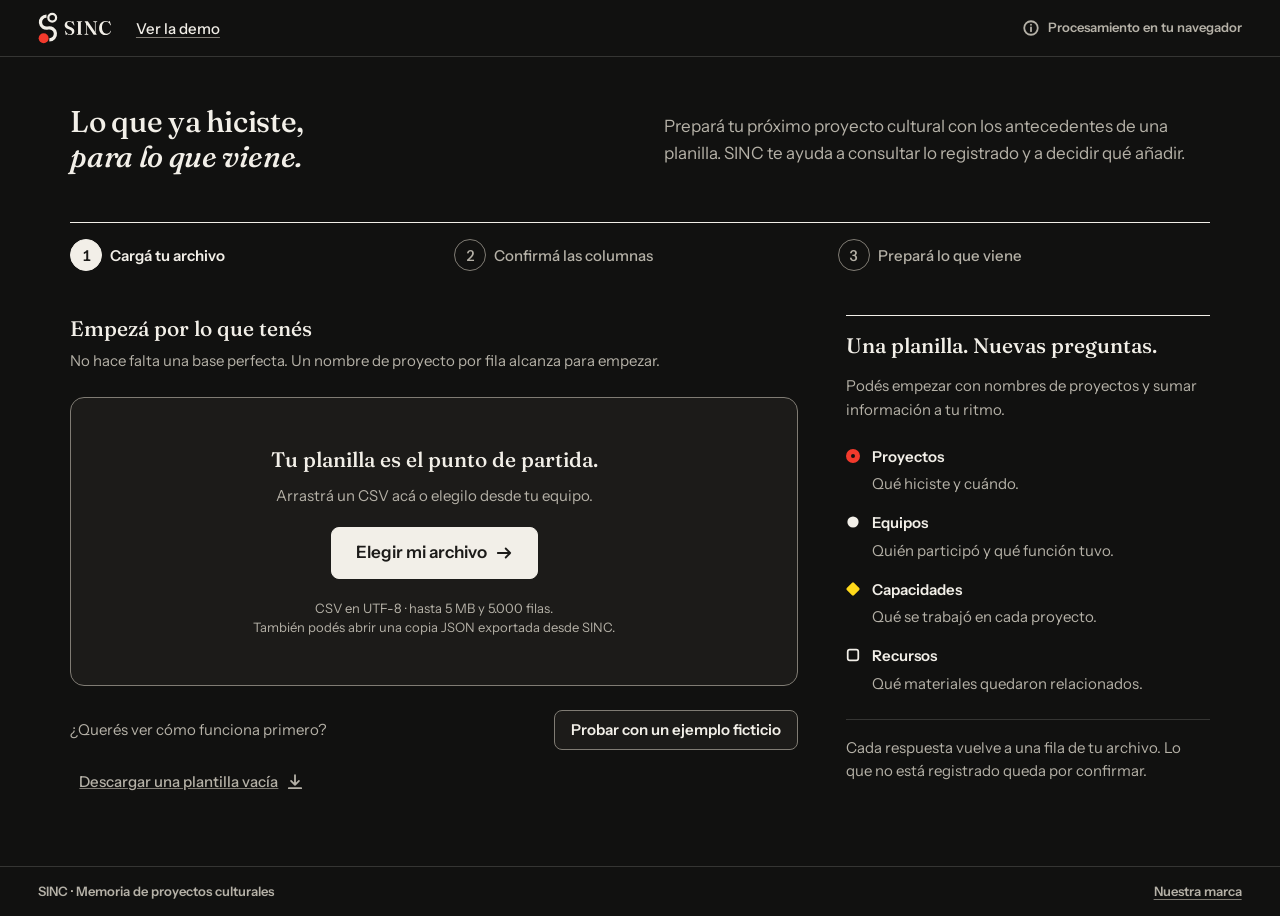
<file: trabajar.html>
<!doctype html>
<html lang="es-AR">
  <head>
    <meta charset="utf-8" />
    <meta name="viewport" content="width=device-width, initial-scale=1" />
    <meta name="theme-color" content="#111110" />
    <meta name="color-scheme" content="dark" />
    <meta name="description" content="Prepará tu próximo proyecto cultural con los antecedentes de tu propia planilla. Carga y consultas locales, con filas de origen." />
    <title>SINC — Trabajar con tus datos</title>
    <link rel="icon" href="assets/favicon.svg?v=20261007-noche1" type="image/svg+xml" />
    <link rel="preload" href="assets/fonts/instrument-sans-latin-var.woff2" as="font" type="font/woff2" crossorigin />
    <link rel="preload" href="assets/fonts/fraunces-latin-var.woff2" as="font" type="font/woff2" crossorigin />
    <link rel="stylesheet" href="sistema.css?v=20261007-noche1" />
    <link rel="stylesheet" href="trabajar.css?v=20261007-noche1" />
    <script type="module" src="trabajar.js?v=20261007-local1"></script>
  </head>
  <body>
    <a class="skip-link" href="#contenido">Saltar al contenido</a>
    <header class="work-topbar shell">
      <a class="work-brand" href="index.html" aria-label="SINC, ir a la demo"><svg class="logo" viewBox="9.24 0.24 109.25 47.53" aria-hidden="true" focusable="false"><path class="logo-link" d="M21.89 6.25A9 9 0 1 0 24 24A9 9 0 1 1 26.11 41.75" fill="none" stroke-width="4.8"/><circle class="logo-ring" cx="30.36" cy="8.64" r="5.75" fill="none" stroke-width="3.3"/><circle class="logo-dot" cx="17.64" cy="39.36" r="7.4"/><path class="logo-word" d="M56.72 34.39Q55.47 34.39 54.62 34.07Q53.77 33.74 53.26 33.42Q52.76 33.09 52.53 33.09Q52.33 33.09 52.13 33.29Q51.94 33.5 51.74 33.77Q51.54 34.03 51.34 34.23Q51.14 34.43 50.94 34.43Q50.74 34.43 50.6 34.3Q50.45 34.17 50.4 33.92L49.36 28.59Q49.32 28.38 49.4 28.24Q49.48 28.09 49.67 28.04Q49.87 27.96 50.02 28.04Q50.18 28.12 50.29 28.35Q51.27 30.32 52.28 31.44Q53.3 32.56 54.34 33.02Q55.37 33.49 56.43 33.49Q57.95 33.49 58.84 32.67Q59.72 31.86 59.72 30.41Q59.72 29.49 59.33 28.74Q58.94 27.99 57.89 27.31Q56.85 26.63 54.9 25.99Q52.7 25.23 51.38 24.29Q50.05 23.36 49.46 22.15Q48.86 20.95 48.86 19.42Q48.86 17.7 49.7 16.4Q50.54 15.1 52.03 14.38Q53.53 13.65 55.47 13.65Q56.73 13.65 57.56 13.93Q58.38 14.21 58.88 14.5Q59.38 14.79 59.68 14.79Q59.94 14.79 60.2 14.49Q60.45 14.2 60.71 13.9Q60.97 13.6 61.26 13.6Q61.46 13.6 61.59 13.73Q61.73 13.86 61.83 14.18L63.26 19.52Q63.32 19.76 63.24 19.94Q63.17 20.11 62.97 20.18Q62.79 20.25 62.62 20.17Q62.46 20.08 62.34 19.88Q61.3 17.83 60.23 16.67Q59.15 15.51 58.06 15.04Q56.96 14.56 55.82 14.56Q54.33 14.56 53.41 15.46Q52.48 16.36 52.48 17.89Q52.48 18.81 52.88 19.59Q53.27 20.37 54.28 21.07Q55.29 21.77 57.15 22.45Q59.42 23.27 60.75 24.21Q62.07 25.14 62.64 26.28Q63.22 27.41 63.2 28.82Q63.2 30.37 62.44 31.63Q61.67 32.9 60.23 33.64Q58.78 34.39 56.72 34.39ZM72.87 32.38Q72.87 32.63 73.03 32.78Q73.19 32.93 73.5 33L74.49 33.19Q74.89 33.3 74.89 33.62Q74.89 33.8 74.77 33.91Q74.65 34.02 74.38 34.02H67.24Q66.96 34.02 66.84 33.91Q66.71 33.8 66.71 33.62Q66.71 33.3 67.11 33.19L68.09 33Q68.42 32.93 68.58 32.78Q68.74 32.63 68.74 32.38V15.62Q68.74 15.37 68.58 15.22Q68.42 15.07 68.09 15L67.11 14.81Q66.71 14.7 66.71 14.38Q66.71 14.2 66.84 14.09Q66.96 13.98 67.24 13.98H74.38Q74.65 13.98 74.77 14.09Q74.89 14.2 74.89 14.38Q74.89 14.7 74.49 14.81L73.5 15Q73.19 15.07 73.03 15.22Q72.87 15.37 72.87 15.62ZM84.21 33.62Q84.21 33.8 84.08 33.91Q83.95 34.02 83.69 34.02H78.58Q78.33 34.02 78.19 33.91Q78.05 33.8 78.05 33.62Q78.05 33.33 78.47 33.17L79.24 32.96Q79.89 32.73 80.21 32.37Q80.53 32.01 80.53 31.3V17.83Q80.53 17.49 80.46 17.29Q80.39 17.09 80.09 16.72L78.83 14.9Q78.67 14.68 78.6 14.56Q78.53 14.43 78.53 14.31Q78.53 14.16 78.65 14.07Q78.77 13.98 78.97 13.98H82.63Q82.9 13.98 83.08 14.1Q83.26 14.21 83.48 14.51L94.28 30.35L93.82 31.43V16.7Q93.82 15.99 93.51 15.62Q93.19 15.26 92.53 15.04L91.55 14.83Q91.13 14.66 91.13 14.38Q91.13 14.2 91.26 14.09Q91.39 13.98 91.66 13.98H96.76Q97.03 13.98 97.16 14.09Q97.28 14.2 97.28 14.38Q97.28 14.67 96.87 14.83L96.1 15.04Q95.45 15.24 95.14 15.61Q94.82 15.97 94.82 16.7V30.55Q94.82 30.87 94.89 31.11Q94.95 31.35 95.1 31.56L96.04 32.93Q96.25 33.23 96.31 33.37Q96.37 33.52 96.37 33.64Q96.37 33.82 96.25 33.92Q96.13 34.02 95.88 34.02H92.05Q91.58 34.02 91.58 33.63Q91.58 33.47 91.52 33.31Q91.46 33.14 91.2 32.8L80.54 17.2L81.53 16.69V31.31Q81.53 32 81.84 32.36Q82.15 32.73 82.8 32.96L83.81 33.17Q84.21 33.33 84.21 33.62ZM117.49 28.49Q117.42 29.64 116.84 30.72Q116.26 31.8 115.24 32.65Q114.21 33.5 112.8 34Q111.39 34.5 109.66 34.5Q106.67 34.5 104.5 33.19Q102.34 31.88 101.16 29.56Q99.99 27.23 99.99 24.2Q99.99 21.87 100.69 19.92Q101.39 17.98 102.68 16.55Q103.97 15.11 105.72 14.33Q107.47 13.54 109.56 13.54Q110.98 13.54 111.89 13.83Q112.81 14.13 113.32 14.43Q113.83 14.73 114.04 14.73Q114.31 14.73 114.56 14.45Q114.8 14.17 115.04 13.9Q115.29 13.63 115.51 13.63Q115.67 13.63 115.79 13.73Q115.9 13.84 115.97 14.1L117.43 19.34Q117.5 19.56 117.41 19.74Q117.32 19.91 117.09 19.95Q116.87 19.99 116.69 19.9Q116.52 19.81 116.42 19.56Q115.64 17.72 114.69 16.62Q113.74 15.53 112.62 15.04Q111.51 14.54 110.25 14.54Q108.95 14.54 107.86 15.13Q106.77 15.72 105.96 16.82Q105.15 17.93 104.71 19.51Q104.27 21.08 104.27 23.07Q104.27 26.15 105.16 28.25Q106.06 30.35 107.62 31.43Q109.19 32.5 111.22 32.5Q113.25 32.5 114.68 31.43Q116.12 30.37 116.74 28.44Q116.84 28.24 116.96 28.16Q117.07 28.08 117.22 28.11Q117.36 28.12 117.42 28.22Q117.49 28.32 117.49 28.49Z"/></svg></a>
      <nav aria-label="Navegación"><a href="index.html">Ver la demo</a></nav>
      <span class="local-label"><span class="icon icon-info" aria-hidden="true"></span>Procesamiento en tu navegador</span>
    </header>

    <main class="shell work-main" id="contenido">
      <div class="work-intro">
        <h1 class="t-title">Lo que ya hiciste,<br /><em>para lo que viene.</em></h1>
        <p>Prepará tu próximo proyecto cultural con los antecedentes de una planilla. SINC te ayuda a consultar lo registrado y a decidir qué añadir.</p>
      </div>
      <ol class="work-steps" aria-label="Pasos de trabajo">
        <li aria-current="step" data-step="1"><span>1</span>Cargá tu archivo</li>
        <li data-step="2"><span>2</span>Confirmá las columnas</li>
        <li data-step="3"><span>3</span>Prepará lo que viene</li>
      </ol>
      <p class="work-status" id="work-status" role="status" aria-live="polite"></p>
      <div class="notice notice--error" id="work-error" role="alert" hidden><span class="icon icon-alert" aria-hidden="true"></span><p id="work-error-text"></p></div>

      <div class="work-layout">
        <div class="work-area">
          <section id="load-step" aria-labelledby="load-title">
            <h2 class="t-heading" id="load-title" tabindex="-1">Empezá por lo que tenés</h2>
            <p class="section-note">No hace falta una base perfecta. Un nombre de proyecto por fila alcanza para empezar.</p>
            <div class="upload-zone" id="upload-zone">
              <input class="visually-hidden" type="file" id="data-file" accept=".csv,.json" tabindex="-1" aria-label="Elegir una planilla CSV o una copia de SINC" />
              <p class="upload-lead">Tu planilla es el punto de partida.</p>
              <p class="muted">Arrastrá un CSV acá o elegilo desde tu equipo.</p>
              <button class="button button-primary button-lg" type="button" id="choose-file">Elegir mi archivo<span class="icon icon-arrow" aria-hidden="true"></span></button>
              <p class="field-help">CSV en UTF-8 · hasta 5 MB y 5.000 filas.<br />También podés abrir una copia JSON exportada desde SINC.</p>
            </div>
            <div class="example-row"><p>¿Querés ver cómo funciona primero?</p><button type="button" class="button button-outline" id="try-example">Probar con un ejemplo ficticio</button></div>
            <button type="button" class="button-quiet" id="download-template">Descargar una plantilla vacía<span class="icon icon-download" aria-hidden="true"></span></button>
            <button type="button" class="button-quiet" id="return-workspace" hidden>Volver a mis datos actuales</button>
          </section>

          <section id="map-step" aria-labelledby="map-title" hidden>
            <h2 class="t-heading" id="map-title" tabindex="-1">Decile a SINC qué significa cada columna</h2>
            <p class="section-note" id="map-description"></p>
            <form id="mapping-form" novalidate>
              <div id="mapping-main" class="mapping-grid"></div>
              <details class="optional-fields"><summary>Año, función, territorio y notas</summary><div id="mapping-extra" class="mapping-grid"></div></details>
              <details class="file-preview"><summary>Revisar las primeras filas del archivo</summary><div id="preview" class="table-scroll" tabindex="0" role="region" aria-label="Vista previa del CSV"></div></details>
              <p class="mapping-note" id="mapping-note"></p>
              <div class="work-actions"><button type="submit" class="button button-primary" id="mapping-submit">Usar estas columnas<span class="icon icon-arrow" aria-hidden="true"></span></button><button type="button" class="button-quiet" id="map-back">Elegir otro archivo</button></div>
            </form>
          </section>

          <section id="query-step" aria-labelledby="query-title" hidden>
            <div class="section-header"><h2 class="t-heading" id="query-title" tabindex="-1">Prepará tu próximo proyecto</h2><button type="button" class="button-quiet" id="change-file">Cambiar archivo</button></div>
            <p class="file-caption" id="current-file"></p>
            <ul class="dataset-overview" id="dataset-overview" aria-label="Datos reconocidos"></ul>
            <div class="notice" id="save-notice" hidden><span class="icon icon-info" aria-hidden="true"></span><p id="save-notice-text"></p></div>
            <form id="scope-form" class="scope-form" onsubmit="return false">
              <div class="field goal-field"><label for="next-project">Nombre del próximo proyecto <span class="muted">(opcional)</span></label><input type="text" id="next-project" maxlength="120" placeholder="Para titular el informe que te llevás" /></div>
              <div class="field"><label for="project-scope">Antecedentes de</label><select id="project-scope"><option value="">Todos los proyectos</option></select></div>
              <div class="field"><label for="capability-scope">Necesidad que querés explorar</label><select id="capability-scope"><option value="">Todas las capacidades registradas</option></select><p class="field-help" id="capability-help"></p></div>
            </form>
            <div class="query-buttons" role="group" aria-label="Consultas de la planilla">
              <button type="button" class="chip" data-query="Mostrá los antecedentes" aria-pressed="true"><span class="glyph glyph-project" aria-hidden="true"></span>Antecedentes</button>
              <button type="button" class="chip" data-query="¿Qué equipos participaron?" aria-pressed="false"><span class="glyph glyph-actor" aria-hidden="true"></span>Participantes</button>
              <button type="button" class="chip" data-query="¿Qué recursos hay?" aria-pressed="false"><span class="glyph glyph-resource" aria-hidden="true"></span>Recursos</button>
              <button type="button" class="chip" data-query="¿Qué datos puedo añadir?" aria-pressed="false">Qué añadir</button>
            </div>
            <form id="question-form" class="question-form">
              <label class="visually-hidden" for="local-question">Pregunta sobre tu archivo</label>
              <input type="text" id="local-question" maxlength="400" placeholder="O preguntá sobre este archivo" required />
              <button class="button button-outline" type="submit">Consultar</button>
            </form>
            <section class="query-result" id="query-result" aria-labelledby="answer-title" aria-live="polite" aria-atomic="false">
              <h3 class="t-heading" id="answer-title">Antecedentes registrados</h3>
              <p id="answer-text"></p>
              <div id="answer-items"></div>
            </section>
            <div class="export-actions"><button type="button" class="button button-primary" id="download-report">Llevarme este informe<span class="icon icon-download" aria-hidden="true"></span></button><button type="button" class="button-quiet" id="download-copy">Guardar una copia de mis datos</button></div>
            <p class="field-help">La copia conserva el archivo y sus columnas para seguir en otro momento. El informe describe los registros; no confirma disponibilidad ni condiciones actuales.</p>
            <button type="button" class="button-quiet forget-data" id="forget-data">Olvidar los datos de este navegador</button>
          </section>
        </div>

        <aside class="work-guide" aria-labelledby="guide-title">
          <h2 class="t-heading" id="guide-title">Una planilla. Nuevas preguntas.</h2>
          <div id="guide-content">
            <p>Podés empezar con nombres de proyectos y sumar información a tu ritmo.</p>
            <ul class="guide-legend">
              <li><span class="glyph glyph-project" aria-hidden="true"></span><span><strong>Proyectos</strong>Qué hiciste y cuándo.</span></li>
              <li><span class="glyph glyph-actor" aria-hidden="true"></span><span><strong>Equipos</strong>Quién participó y qué función tuvo.</span></li>
              <li><span class="glyph glyph-capability" aria-hidden="true"></span><span><strong>Capacidades</strong>Qué se trabajó en cada proyecto.</span></li>
              <li><span class="glyph glyph-resource" aria-hidden="true"></span><span><strong>Recursos</strong>Qué materiales quedaron relacionados.</span></li>
            </ul>
            <p class="guide-bottom">Cada respuesta vuelve a una fila de tu archivo. Lo que no está registrado queda por confirmar.</p>
          </div>
        </aside>
      </div>
      <noscript><p class="notice">Necesitás activar JavaScript para procesar el CSV en tu navegador.</p></noscript>
    </main>
    <footer class="work-footer shell"><p>SINC · Memoria de proyectos culturales</p><a href="marca.html">Nuestra marca</a></footer>
  </body>
</html>
</file>
<file: sistema.css>
/* ==========================================================================
   SINC · sistema de marca
   Una sola fuente para la demo (index.html) y la hoja de marca (marca.html).

   Tres reglas sostienen todo lo demás:
   1. La interfaz es noche y hueso. El color vive en la red; el rojo, además, es el bloque de la marca.
   2. Trazo continuo = registrado. Trazo punteado = propuesto.
   3. Cada medida sale de una escala. Si falta un valor, se amplía la escala.

   Orden: fuentes · primitivos · roles · base · tipografía · logo · iconos y
   glifos · componentes · red (grafo) · movimiento · impresión.
   ========================================================================== */

/* ---------- fuentes (SIL Open Font License 1.1, ver assets/fonts) ---------- */
@font-face {
  font-family: 'Fraunces';
  src: url('assets/fonts/fraunces-latin-var.woff2') format('woff2');
  font-weight: 400 600; font-style: normal; font-display: swap;
}
@font-face {
  font-family: 'Fraunces';
  src: url('assets/fonts/fraunces-italic-latin-var.woff2') format('woff2');
  font-weight: 400 600; font-style: italic; font-display: swap;
}
@font-face {
  font-family: 'Instrument Sans';
  src: url('assets/fonts/instrument-sans-latin-var.woff2') format('woff2');
  font-weight: 400 700; font-style: normal; font-display: swap;
}
/* Fuentes de reserva con las métricas ajustadas a las del sistema: mientras cargan las tipografías
   el texto ocupa casi el mismo lugar y la página no salta. Los valores salen de medir cada familia contra
   su reserva (Times New Roman y Arial, o sus equivalentes libres) en los tamaños que usa el sistema.
   Fraunces se angosta en tamaños grandes, por eso el titular tiene su propia reserva. */
@font-face {
  font-family: 'Fraunces Fallback'; font-style: normal;
  src: local('Times New Roman'), local('TimesNewRomanPSMT'), local('Liberation Serif'), local('Tinos');
  size-adjust: 117%; ascent-override: 83.6%; descent-override: 21.8%; line-gap-override: 0%;
}
@font-face {
  font-family: 'Fraunces Fallback'; font-style: italic;
  src: local('Times New Roman Italic'), local('TimesNewRomanPS-ItalicMT'), local('Liberation Serif Italic'), local('Tinos Italic');
  size-adjust: 110.5%; ascent-override: 88.5%; descent-override: 23.1%; line-gap-override: 0%;
}
@font-face {
  font-family: 'Fraunces Display Fallback'; font-style: normal;
  src: local('Times New Roman'), local('TimesNewRomanPSMT'), local('Liberation Serif'), local('Tinos');
  size-adjust: 112%; ascent-override: 87.3%; descent-override: 22.8%; line-gap-override: 0%;
}
@font-face {
  font-family: 'Fraunces Display Fallback'; font-style: italic;
  src: local('Times New Roman Italic'), local('TimesNewRomanPS-ItalicMT'), local('Liberation Serif Italic'), local('Tinos Italic');
  size-adjust: 104.5%; ascent-override: 93.6%; descent-override: 24.4%; line-gap-override: 0%;
}
@font-face {
  font-family: 'Instrument Sans Fallback'; font-weight: 400;
  src: local('Arial'), local('ArialMT'), local('Liberation Sans'), local('Arimo');
  size-adjust: 101%; ascent-override: 96%; descent-override: 24.8%; line-gap-override: 0%;
}
@font-face {
  font-family: 'Instrument Sans Fallback'; font-weight: 700;
  src: local('Arial Bold'), local('Arial-BoldMT'), local('Liberation Sans Bold'), local('Arimo Bold');
  size-adjust: 97.3%; ascent-override: 99.7%; descent-override: 25.7%; line-gap-override: 0%;
}

:root {
  /* ---------- primitivos: los únicos valores de color escritos a mano ---------- */
  /* Dirección oscura: «paper» es el fondo (noche) y «ink» es lo que se dibuja encima (hueso). */
  --paper-50: #1c1b19;
  --paper-100: #111110;
  --paper-200: #282724;
  --ink-950: #ffffff;
  --ink-900: #f2efe8;
  --ink-800: #dbd7cd;
  --ink-700: #b5b1a7;
  --ink-500: #807c74;
  --ink-300: #5b5852;
  --ink-a14: rgb(242 239 232 / 0.16);
  --black: #111110;                          /* la letra del bloque de marca: no cambia al imprimir */
  --red-500: #f23a2c;
  --red-900: #27100c;
  --yellow-400: #ffd91a;
  --garnet-300: #ff9e8f;
  --garnet-900: #3a1513;
  --shade-a50: rgb(0 0 0 / 0.5);             /* sombras: lo único que oscurece más que la noche */
  --shade-a80: rgb(0 0 0 / 0.8);

  /* ---------- roles: superficies ---------- */
  --color-bg: var(--paper-100);              /* página */
  --color-surface: var(--paper-50);          /* tarjetas, campos, el lienzo del mapa: objetos sobre la página */
  --color-surface-sunk: var(--paper-200);    /* bloques hundidos, respuesta al cursor */
  --color-surface-brand: var(--red-500);     /* bloques de marca, portada e imagen para compartir */

  /* ---------- roles: tinta ---------- */
  --color-text: var(--ink-900);
  --color-text-muted: var(--ink-700);
  --color-text-disabled: var(--ink-500);
  --color-on-brand: var(--black);            /* sobre el rojo, solo texto de 24 px o más */
  --color-on-brand-muted: var(--red-900);
  --color-emphasis: currentColor;            /* la palabra en cursiva de un titular */
  --color-rule: var(--ink-900);              /* regla que abre una sección */
  --color-border: var(--ink-a14);            /* separadores y contorno de tarjetas */
  --color-border-control: var(--ink-500);    /* contorno de controles, 3:1 o más */

  /* ---------- roles: acción, foco y error ---------- */
  --color-action: var(--ink-900);
  --color-action-hover: var(--ink-800);
  --color-action-pressed: var(--ink-950);
  --color-on-action: var(--paper-50);
  --color-focus: var(--ink-900);
  --color-error: var(--garnet-300);          /* siempre con el icono de aviso: el rojo ya es de la marca */
  --color-error-surface: var(--garnet-900);

  /* ---------- roles: la red. El color nombra el tipo de entidad y nada más ---------- */
  --node-project: var(--red-500);
  --node-actor: var(--ink-900);
  --node-capability: var(--yellow-400);
  --node-capability-stroke: var(--node-outline);  /* de noche el amarillo no necesita contorno: lleva el de los demás nodos. Impreso, de tinta */
  --node-resource: var(--paper-100);
  --node-resource-stroke: var(--ink-900);
  --node-outline: var(--color-bg);           /* separa el nodo de los vínculos que llegan */
  --edge: var(--ink-900);
  --edge-rest: 0.24;                         /* opacidad del vínculo en la vista general */
  --edge-near: 0.4;                          /* con pocos nodos o de cerca: 3:1 */
  --edge-focus: 0.7;
  --edge-width: 1.1px;
  --edge-width-focus: 1.4px;
  --edge-width-highlight: 1.8px;
  --edge-width-proposed: 2px;
  --node-outline-width: 2px;
  --node-ring-width: 2px;
  --node-ring-width-focus: 3.5px;
  --node-dim: 0.26;

  /* ---------- trazo: continuo es registrado, punteado es propuesto ---------- */
  --stroke-recorded: solid;
  --stroke-proposed: dashed;
  --dash-proposed: 5 5;

  /* ---------- tipografía: dos familias, seis tamaños ---------- */
  --font-serif: 'Fraunces', 'Fraunces Fallback', 'Iowan Old Style', 'Palatino Linotype', Georgia, serif;
  --font-display: 'Fraunces', 'Fraunces Display Fallback', 'Iowan Old Style', 'Palatino Linotype', Georgia, serif;  /* solo el titular */
  --font-sans: 'Instrument Sans', 'Instrument Sans Fallback', ui-sans-serif, system-ui, -apple-system, 'Segoe UI', Roboto, sans-serif;
  --font-mono: ui-monospace, 'SF Mono', 'Cascadia Mono', Menlo, Consolas, monospace;
  --text-xs: 0.8125rem;                                   /* 13 · rótulos y datos */
  --text-sm: 0.9375rem;                                   /* 15 · interfaz */
  --text-md: 1.0625rem;                                   /* 17 · lectura */
  --text-lg: 1.3125rem;                                   /* 21 · encabezado y bajada */
  --text-xl: clamp(1.5rem, 1.25rem + 1vw, 1.875rem);      /* 24 a 30 · título de sección */
  --text-2xl: clamp(2.25rem, 1.35rem + 3.6vw, 3.75rem);   /* 36 a 60 · titular */
  --type-display: 400 var(--text-2xl) / 1.05 var(--font-display);
  --type-title: 500 var(--text-xl) / 1.15 var(--font-serif);
  --type-heading: 500 var(--text-lg) / 1.25 var(--font-serif);
  --type-body: 400 var(--text-md) / 1.55 var(--font-sans);
  --type-ui: 500 var(--text-sm) / 1.4 var(--font-sans);
  --type-label: 600 var(--text-xs) / 1.35 var(--font-sans);
  --tracking-display: -0.022em;
  --tracking-title: -0.012em;
  --measure: 62ch;

  /* ---------- espacio: base de 4 px ---------- */
  --space-1: 0.25rem;
  --space-2: 0.5rem;
  --space-3: 0.75rem;
  --space-4: 1rem;
  --space-5: 1.5rem;
  --space-6: 2rem;
  --space-7: 3rem;
  --space-8: 4rem;
  --space-9: 6rem;

  /* ---------- forma ---------- */
  --radius-1: 4px;      /* etiquetas, foco */
  --radius-2: 8px;      /* controles y tarjetas compactas */
  --radius-3: 14px;     /* tarjetas y el marco del mapa */
  --radius-pill: 999px; /* chips y controles redondos */
  --border-thin: 1px;
  --border-thick: 2px;
  --focus-width: 2px;
  --focus-offset: 2px;

  /* ---------- tamaños de control ---------- */
  --size-control: 2.5rem;
  --size-control-lg: 3.25rem;
  --size-control-sm: 2rem;
  --size-chip: 2.25rem;
  --size-icon: 1.125rem;
  --size-glyph: 0.875rem;
  --size-topbar: 3.5rem;
  --size-topbar-narrow: 3rem;                              /* barra de una fila en pantallas angostas */
  --shell-max: 97.5rem;
  --shell-pad: clamp(var(--space-4), 3vw, var(--space-7));

  /* ---------- elevación: borde o sombra, nunca los dos ---------- */
  /* Sobre la noche una sombra sola no se ve: cada una trae su propio filo de hueso. */
  --shadow-1: 0 0 0 var(--border-thin) var(--color-border), 0 2px 6px var(--shade-a50);
  --shadow-2: 0 0 0 var(--border-thin) var(--color-border), 0 14px 28px -12px var(--shade-a80);

  /* ---------- movimiento ---------- */
  --dur-1: 120ms;   /* respuesta: cursor, pulsación */
  --dur-2: 240ms;   /* cambio de estado: abrir, seleccionar, atenuar */
  --dur-3: 480ms;   /* entrada de contenido nuevo */
  --ease-out: cubic-bezier(0.2, 0.7, 0.2, 1);
  --ease-in-out: cubic-bezier(0.6, 0, 0.2, 1);

  /* ---------- capas ---------- */
  --z-map: 5;
  --z-dock: 20;                                            /* el mapa acoplado: sobre el contenido, bajo la barra */
  --z-sticky: 30;
  --z-overlay: 40;
  --z-skip: 50;

  /* ---------- iconos: un solo trazo de 1.6 sobre una retícula de 16 ---------- */
  --icon-chevron: url("data:image/svg+xml,%3Csvg xmlns='http://www.w3.org/2000/svg' viewBox='0 0 16 16' fill='none' stroke='%23000' stroke-width='1.6' stroke-linecap='round' stroke-linejoin='round'%3E%3Cpath d='M6 3.5 10.5 8 6 12.5'/%3E%3C/svg%3E");
  --icon-download: url("data:image/svg+xml,%3Csvg xmlns='http://www.w3.org/2000/svg' viewBox='0 0 16 16' fill='none' stroke='%23000' stroke-width='1.6' stroke-linecap='round' stroke-linejoin='round'%3E%3Cpath d='M8 2v8.5M4.5 7 8 10.5 11.5 7M2.5 13.5h11'/%3E%3C/svg%3E");
  --icon-reset: url("data:image/svg+xml,%3Csvg xmlns='http://www.w3.org/2000/svg' viewBox='0 0 16 16' fill='none' stroke='%23000' stroke-width='1.6' stroke-linecap='round' stroke-linejoin='round'%3E%3Cpath d='M3.2 8a4.8 4.8 0 1 0 1.5-3.5M3 2.6v2.6h2.6'/%3E%3C/svg%3E");
  --icon-info: url("data:image/svg+xml,%3Csvg xmlns='http://www.w3.org/2000/svg' viewBox='0 0 16 16' fill='none' stroke='%23000' stroke-width='1.6' stroke-linecap='round' stroke-linejoin='round'%3E%3Ccircle cx='8' cy='8' r='6'/%3E%3Cpath d='M8 7.4v3.4M8 5.1v.1'/%3E%3C/svg%3E");
  --icon-alert: url("data:image/svg+xml,%3Csvg xmlns='http://www.w3.org/2000/svg' viewBox='0 0 16 16' fill='none' stroke='%23000' stroke-width='1.6' stroke-linecap='round' stroke-linejoin='round'%3E%3Cpath d='M8 2.2 14.3 13H1.7zM8 6.6v3M8 11.3v.1'/%3E%3C/svg%3E");
  --icon-arrow: url("data:image/svg+xml,%3Csvg xmlns='http://www.w3.org/2000/svg' viewBox='0 0 16 16' fill='none' stroke='%23000' stroke-width='1.6' stroke-linecap='round' stroke-linejoin='round'%3E%3Cpath d='M2.5 8h11M9.5 4l4 4-4 4'/%3E%3C/svg%3E");
  --icon-close: url("data:image/svg+xml,%3Csvg xmlns='http://www.w3.org/2000/svg' viewBox='0 0 16 16' fill='none' stroke='%23000' stroke-width='1.6' stroke-linecap='round' stroke-linejoin='round'%3E%3Cpath d='M4 4l8 8M12 4l-8 8'/%3E%3C/svg%3E");
  /* El selector nativo no admite máscara: su flecha lleva la tinta escrita en el propio dibujo. */
  --icon-select: url("data:image/svg+xml,%3Csvg xmlns='http://www.w3.org/2000/svg' viewBox='0 0 16 16' fill='none' stroke='%23f2efe8' stroke-width='1.6' stroke-linecap='round' stroke-linejoin='round'%3E%3Cpath d='M3.5 6 8 10.5 12.5 6'/%3E%3C/svg%3E");

  color-scheme: dark;
  accent-color: var(--color-action);
  caret-color: var(--color-action);
  scrollbar-color: var(--color-border-control) transparent;
  font-synthesis: none;
}

/* En pantallas táctiles y angostas los controles crecen hasta 44 px. */
@media (pointer: coarse), (max-width: 720px) {
  :root { --size-control: 2.75rem; --size-control-sm: 2.75rem; --size-chip: 2.75rem; }
}

/* ---------- base ---------- */
*, *::before, *::after { box-sizing: border-box; }
html {
  scroll-behavior: smooth; scroll-padding-top: calc(var(--size-topbar) + var(--space-4));
  -webkit-text-size-adjust: 100%; text-size-adjust: 100%;
}
body {
  margin: 0; background: var(--color-bg); color: var(--color-text);
  font: var(--type-body); -webkit-font-smoothing: antialiased; text-rendering: optimizeLegibility;
  overflow-x: clip;
}
h1, h2, h3, h4, h5, h6, p, ul, ol, dl, dd, figure { margin: 0; }
ul, ol { padding: 0; list-style: none; }
button, input, select, textarea { font: inherit; color: inherit; }
button { cursor: pointer; }
a { color: inherit; text-decoration-thickness: var(--border-thin); text-underline-offset: 0.2em; text-decoration-color: var(--color-border-control); }
a:is(:hover, [data-demo='hover']) { text-decoration-color: currentColor; }
svg { overflow: visible; }
[hidden] { display: none !important; }
::selection { background: var(--color-action); color: var(--color-on-action); }

/* Anillo de foco: uno solo para todo el sistema. Hueso sobre la noche, negro sobre el bloque de marca. */
:focus-visible, [data-demo='focus'] {
  outline: var(--focus-width) solid var(--color-focus); outline-offset: var(--focus-offset); border-radius: var(--radius-1);
}
/* Bloque de marca. Encima va texto de 24 px o más; lo chico va dentro de un objeto con fondo propio:
   por eso los botones y las tarjetas se ven igual que en el resto de la página. */
.on-brand { --color-focus: var(--color-on-brand); --color-border-control: var(--color-on-brand-muted); --color-emphasis: currentColor; background: var(--color-surface-brand); color: var(--color-on-brand); }
.on-brand .lede, .on-brand .muted { color: var(--color-on-brand-muted); }

.shell { width: 100%; max-width: var(--shell-max); margin-inline: auto; padding-inline: var(--shell-pad); }
.cluster { display: flex; flex-wrap: wrap; align-items: center; gap: var(--space-2); }
.skip-link {
  position: absolute; left: var(--space-3); top: calc(-1 * var(--space-9)); z-index: var(--z-skip);
  padding: var(--space-3) var(--space-4); background: var(--color-action); color: var(--color-on-action);
  border-radius: var(--radius-2); font: var(--type-ui); text-decoration: none;
}
.skip-link:focus { top: var(--space-3); }
.visually-hidden { position: absolute; width: 1px; height: 1px; overflow: hidden; clip-path: inset(50%); white-space: nowrap; }

/* ---------- tipografía: seis voces, una por tamaño ---------- */
.t-display { font: var(--type-display); letter-spacing: var(--tracking-display); text-wrap: balance; }
.t-title { font: var(--type-title); letter-spacing: var(--tracking-title); text-wrap: balance; }
.t-heading { font: var(--type-heading); }
.t-body { font: var(--type-body); }
.t-ui { font: var(--type-ui); }
.t-label, .label, .eyebrow { font: var(--type-label); color: var(--color-text-muted); }
.t-display em, .t-title em { font-style: italic; color: var(--color-emphasis); }
.lede { font: 400 var(--text-lg) / 1.45 var(--font-sans); color: var(--color-text-muted); max-width: var(--measure); text-wrap: pretty; }
.prose { max-width: var(--measure); text-wrap: pretty; }
.muted { color: var(--color-text-muted); }
.numeric { font-variant-numeric: tabular-nums; }
code, .code { font: 500 var(--text-xs) / 1.4 var(--font-mono); }
.placeholder, .empty-state, [data-empty]:empty::before { color: var(--color-text-muted); font: 400 var(--text-sm) / 1.5 var(--font-sans); }
[data-empty]:empty::before { content: attr(data-empty); display: block; }

/* ---------- logo ---------- */
/* Hueso con el punto en el rojo de la marca; sobre el bloque rojo, todo en negro. */
.logo { display: block; height: var(--logo-height, var(--space-6)); width: auto; flex: none; --logo-link: var(--color-text); --logo-ring: var(--color-text); --logo-dot: var(--color-surface-brand); --logo-word: var(--color-text); }
.logo-link { fill: none; stroke: var(--logo-link); }
.logo-ring { fill: none; stroke: var(--logo-ring); }
.logo-dot { fill: var(--logo-dot); }
.logo-word { fill: var(--logo-word); }
.logo--ink { --logo-dot: var(--color-text); }
.logo--negative, .on-brand .logo { --logo-link: var(--color-on-brand); --logo-ring: var(--color-on-brand); --logo-dot: var(--color-on-brand); --logo-word: var(--color-on-brand); }

/* ---------- iconos y glifos ---------- */
.icon {
  display: inline-block; flex: none; width: var(--size-icon); height: var(--size-icon); background: currentColor;
  -webkit-mask: var(--icon) center / contain no-repeat; mask: var(--icon) center / contain no-repeat;
}
.icon-chevron { --icon: var(--icon-chevron); }
.icon-download { --icon: var(--icon-download); }
.icon-reset { --icon: var(--icon-reset); }
.icon-info { --icon: var(--icon-info); }
.icon-alert { --icon: var(--icon-alert); }
.icon-arrow { --icon: var(--icon-arrow); }
.icon-close { --icon: var(--icon-close); }
.icon--down { rotate: 90deg; }

/* Glifos de entidad para texto corrido: las mismas formas y colores que el mapa. */
/* Se usan como <span class="glyph glyph-project"> o desde un atributo: <… class="has-glyph" data-type="project">. */
.glyph, .has-glyph[data-type]::before { content: ''; display: inline-block; flex: none; width: var(--size-glyph); height: var(--size-glyph); }
.glyph-project, .has-glyph[data-type='project']::before { border: 0.34em solid var(--node-project); border-radius: 50%; background: var(--node-outline); }
.glyph-actor, .has-glyph[data-type='actor']::before { border-radius: 50%; background: var(--node-actor); scale: 0.8; }
.glyph-capability, .has-glyph[data-type='capability']::before { border-radius: 13%; background: var(--node-capability); box-shadow: 0 0 0 var(--border-thick) var(--node-capability-stroke); rotate: 45deg; scale: 0.72; }
.glyph-resource, .has-glyph[data-type='resource']::before { border: var(--border-thick) solid var(--node-resource-stroke); border-radius: 24%; background: var(--node-resource); scale: 0.88; }
/* Proyecto planificado: el mismo anillo, punteado. */
.glyph-planned { border: var(--border-thick) var(--stroke-proposed) var(--node-project); border-radius: 50%; background: var(--node-outline); }
/* Los mismos glifos dibujados en SVG (chips, motivo de la portada). */
.g-project, .m-project { fill: var(--node-project); }
.g-actor, .m-actor { fill: var(--node-actor); }
.g-capability, .m-capability { fill: var(--node-capability); stroke: var(--node-capability-stroke); stroke-width: 1.6; paint-order: stroke; }
.g-resource, .m-resource { fill: var(--node-resource); stroke: var(--node-resource-stroke); stroke-width: 1.6; }

/* Muestras de trazo para leyendas. */
.swatch { display: inline-block; flex: none; width: var(--space-5); height: 0; border-top: var(--border-thick) var(--stroke-recorded) var(--edge); vertical-align: middle; }
.swatch-suggested { border-top-style: var(--stroke-proposed); }
.message-dot { display: inline-block; flex: none; width: var(--space-2); height: var(--space-2); border-radius: 50%; background: var(--edge); }

/* ==========================================================================
   Componentes
   Estados: reposo, cursor (:hover), foco (:focus-visible), pulsado (:active)
   y deshabilitado (:disabled). El atributo data-demo="hover|focus|pressed"
   los fija para mostrarlos en la hoja de marca; la página no lo usa.
   ========================================================================== */

/* ---------- botón: primario, secundario y discreto ---------- */
.button, .button-quiet {
  --button-bg: transparent; --button-fg: var(--color-text); --button-border: transparent;
  display: inline-flex; align-items: center; justify-content: center; gap: var(--space-2);
  min-height: var(--size-control); padding: 0 var(--space-4);
  background: var(--button-bg); color: var(--button-fg);
  border: var(--border-thin) solid var(--button-border); border-radius: var(--radius-2);
  font: var(--type-ui); font-weight: 600; text-decoration: none; white-space: nowrap; cursor: pointer;
  transition: background-color var(--dur-1) var(--ease-out), border-color var(--dur-1) var(--ease-out), color var(--dur-1) var(--ease-out), translate var(--dur-1) var(--ease-out);
}
.button-primary { --button-bg: var(--color-action); --button-fg: var(--color-on-action); --button-border: var(--color-action); }
.button-primary:is(:hover, [data-demo='hover']) { --button-bg: var(--color-action-hover); --button-border: var(--color-action-hover); }
.button-primary:is(:active, [data-demo='pressed']) { --button-bg: var(--color-action-pressed); --button-border: var(--color-action-pressed); }
.button-outline { --button-bg: var(--color-surface); --button-border: var(--color-border-control); }
.button-outline:is(:hover, [data-demo='hover']) { --button-border: var(--color-text); }
.button-outline:is(:active, [data-demo='pressed']) { --button-bg: var(--color-surface-sunk); --button-border: var(--color-text); }
.button-quiet { padding-inline: var(--space-2); --button-fg: var(--color-text-muted); font-weight: 500; text-decoration: underline; text-decoration-color: var(--color-border-control); }
.button-quiet:is(:hover, [data-demo='hover']) { --button-bg: var(--color-surface-sunk); --button-fg: var(--color-text); }
.button-quiet:is(:active, [data-demo='pressed']) { --button-bg: var(--color-surface-sunk); --button-fg: var(--color-text); text-decoration-color: currentColor; }
:is(.button, .button-quiet):is(:active, [data-demo='pressed']) { translate: 0 1px; }
.button-lg { min-height: var(--size-control-lg); padding-inline: var(--space-5); font-size: var(--text-md); }
:is(.button, .button-quiet):is(:disabled, [aria-disabled='true']) {
  --button-bg: var(--color-surface-sunk); --button-fg: var(--color-text-disabled); --button-border: transparent;
  cursor: not-allowed; translate: none; text-decoration: none;
}
.button-quiet:is(:disabled, [aria-disabled='true']) { --button-bg: transparent; }
.button:is(.is-loading, [aria-busy='true']) { cursor: progress; }

/* Enlace de texto que lleva a otra parte de la página. */
.text-link {
  display: inline-flex; align-items: center; gap: var(--space-2); min-height: var(--size-control-sm);
  font: var(--type-ui); font-weight: 600; color: var(--color-text);
}
.text-link .icon { width: var(--size-glyph); height: var(--size-glyph); transition: translate var(--dur-1) var(--ease-out); }
.text-link:is(:hover, [data-demo='hover']) .icon { translate: var(--space-1) 0; }

/* Botón de icono: controles del mapa y acciones sin texto. */
.icon-button {
  display: inline-grid; place-items: center; min-width: var(--size-chip); height: var(--size-chip); padding: 0 var(--space-2);
  background: transparent; color: var(--color-text); border: 0; border-radius: var(--radius-2);
  font: var(--type-ui); cursor: pointer; transition: background-color var(--dur-1) var(--ease-out);
}
.icon-button svg { width: var(--size-icon); height: var(--size-icon); fill: none; stroke: currentColor; stroke-width: 1.6; stroke-linecap: round; stroke-linejoin: round; }
.icon-button:is(:hover, [data-demo='hover']) { background: var(--color-surface-sunk); }
.icon-button:is(:active, [data-demo='pressed']) { background: var(--color-border); }
.icon-button:disabled { color: var(--color-text-disabled); background: transparent; cursor: not-allowed; }

/* ---------- chip de filtro ---------- */
.chip {
  display: inline-flex; align-items: center; gap: var(--space-2);
  min-height: var(--size-chip); padding: var(--space-1) var(--space-3);
  background: transparent; color: var(--color-text-muted);
  border: var(--border-thin) solid var(--color-border-control); border-radius: var(--radius-pill);
  font: var(--type-ui); text-align: left; cursor: pointer;
  transition: background-color var(--dur-1) var(--ease-out), border-color var(--dur-1) var(--ease-out), color var(--dur-1) var(--ease-out);
}
.chip svg { width: var(--size-glyph); height: var(--size-glyph); flex: none; }
.chip:is(:hover, [data-demo='hover']) { border-color: var(--color-text); color: var(--color-text); }
.chip:is(:active, [data-demo='pressed']) { background: var(--color-surface-sunk); border-color: var(--color-text); color: var(--color-text); }
.chip[aria-pressed='true'] { background: var(--color-action); border-color: var(--color-action); color: var(--color-on-action); }
.chip[aria-pressed='true']:is(:hover, [data-demo='hover']) { background: var(--color-action-hover); border-color: var(--color-action-hover); }
/* El chip elegido se llena de hueso: los glifos conservan su color y ganan el contorno oscuro que llevan en el mapa. */
.chip[aria-pressed='true'] :is(.g-project, .g-actor, .g-capability) { stroke: var(--color-on-action); stroke-width: 1.6; paint-order: stroke; }
.chip[aria-pressed='true'] .g-resource { stroke: var(--color-on-action); fill: transparent; }
.chip:is(:disabled, [aria-disabled='true']) { background: transparent; border-color: var(--color-border); color: var(--color-text-disabled); cursor: not-allowed; }
/* Chip chico: enlaces a la evidencia dentro de una tarjeta o una respuesta. */
.chip--small { min-height: var(--size-control-sm); color: var(--color-text); font-size: var(--text-xs); font-weight: 600; text-decoration: none; }
/* Pregunta de ejemplo: un chip que puede ocupar dos líneas. */
.chip--prompt { padding-block: var(--space-2); border-radius: var(--radius-3); color: var(--color-text); line-height: 1.3; }

/* ---------- campo y selector ---------- */
.field { display: grid; gap: var(--space-1); min-width: 0; align-content: start; }
.field > label, .field-label { font: var(--type-label); color: var(--color-text-muted); }
.input, input[type='search'], input[type='text'], select, textarea {
  width: 100%; min-height: var(--size-control); padding: var(--space-2) var(--space-3);
  background: var(--color-surface); color: var(--color-text);
  border: var(--border-thin) solid var(--color-border-control); border-radius: var(--radius-2);
  font: 400 var(--text-sm) / 1.4 var(--font-sans);
  transition: border-color var(--dur-1) var(--ease-out), background-color var(--dur-1) var(--ease-out);
}
select {
  appearance: none; padding-right: var(--space-6); text-overflow: ellipsis; cursor: pointer;
  background-image: var(--icon-select); background-repeat: no-repeat; background-position: right var(--space-3) center; background-size: var(--space-4);
}
textarea { resize: vertical; min-height: calc(var(--size-control) * 1.6); line-height: 1.45; }
input::placeholder, textarea::placeholder { color: var(--color-text-muted); opacity: 1; }
input[type='search']::-webkit-search-cancel-button { cursor: pointer; }
:is(.input, input, select, textarea):is(:hover, [data-demo='hover']) { border-color: var(--color-text); }
:is(.input, input, select, textarea):is(:focus-visible, [data-demo='focus']) { border-color: var(--color-text); outline-offset: 1px; border-radius: var(--radius-2); }
:is(.input, input, select, textarea)[aria-invalid='true'] { border-color: var(--color-error); box-shadow: inset 0 0 0 var(--border-thin) var(--color-error); }
:is(.input, input, select, textarea):disabled { background-color: var(--color-surface-sunk); border-color: var(--color-border); color: var(--color-text-disabled); cursor: not-allowed; }
.field-help { font: 400 var(--text-xs) / 1.45 var(--font-sans); color: var(--color-text-muted); text-wrap: pretty; }
.field-error { display: flex; gap: var(--space-1); align-items: center; font: var(--type-label); color: var(--color-error); }
/* En pantallas táctiles el texto de los campos sube a 17 px: iOS no hace zoom al enfocar. */
@media (pointer: coarse), (max-width: 720px) {
  .input, input[type='search'], input[type='text'], select, textarea { font-size: var(--text-md); }
}

/* ---------- tarjeta ---------- */
.card {
  display: grid; gap: var(--space-2); align-content: start; min-width: 0;
  padding: var(--space-5); background: var(--color-surface); color: var(--color-text);
  border: var(--border-thin) var(--stroke-recorded) var(--color-border); border-radius: var(--radius-3);
}
.card--compact { gap: var(--space-1); padding: var(--space-3) var(--space-4); border-radius: var(--radius-2); }
.card--proposed { border-style: var(--stroke-proposed); border-color: var(--color-border-control); }
.card-title { font: var(--type-heading); }
.card--compact .card-title { font-size: var(--text-md); }
.card-meta { font: 400 var(--text-xs) / 1.4 var(--font-sans); color: var(--color-text-muted); }
/* Tarjeta que es un botón o un enlace. */
.card--action {
  width: 100%; text-align: left; text-decoration: none; cursor: pointer;
  transition: border-color var(--dur-1) var(--ease-out), background-color var(--dur-1) var(--ease-out);
}
.card--action:is(:hover, [data-demo='hover']) { border-color: var(--color-text); }
.card--action:is(:active, [data-demo='pressed']) { background: var(--color-surface-sunk); border-color: var(--color-text); }
.card--action:is([aria-pressed='true'], [aria-current='true'], .is-active) { border-style: solid; border-color: var(--color-text); box-shadow: inset 0 0 0 var(--border-thin) var(--color-text); }
.card--action:is(:disabled, [aria-disabled='true']) { background: var(--color-surface-sunk); border-color: var(--color-border); color: var(--color-text-disabled); cursor: not-allowed; }
.card--action:is(:disabled, [aria-disabled='true']) .card-meta { color: inherit; }

/* ---------- etiqueta ---------- */
.tag {
  display: inline-flex; align-items: center; gap: var(--space-1); min-height: var(--space-5); padding: 0 var(--space-2);
  background: var(--color-surface-sunk); color: var(--color-text); border: var(--border-thin) solid transparent; border-radius: var(--radius-1);
  font: var(--type-label); white-space: nowrap;
}
.tag--outline { background: transparent; border-color: var(--color-border-control); }
.tag--proposed { background: transparent; border-style: var(--stroke-proposed); border-color: var(--color-border-control); }
.tag--solid { background: var(--color-action); color: var(--color-on-action); }
.tag--plain { min-height: 0; padding: 0; background: none; }

/* ---------- aviso ---------- */
.notice {
  display: grid; grid-template-columns: auto minmax(0, 1fr); gap: var(--space-1) var(--space-3); align-items: start;
  padding: var(--space-3) var(--space-4); background: var(--color-surface-sunk); color: var(--color-text);
  border-radius: var(--radius-2); font: 400 var(--text-sm) / 1.5 var(--font-sans);
}
.notice > .icon { margin-top: 0.15em; }
.notice > .swatch { margin-top: 0.7em; }
.notice > :not(.icon):not(.swatch) { grid-column: 2; }
.notice strong { font-weight: 600; }
.notice--proposed { background: transparent; border: var(--border-thin) var(--stroke-proposed) var(--color-border-control); }
.notice--error { background: var(--color-error-surface); color: var(--color-error); }
/* Aviso permanente y compacto: el de datos ficticios. */
.notice--inline {
  display: inline-flex; align-items: center; gap: var(--space-2); padding: var(--space-1) var(--space-3);
  background: transparent; border: var(--border-thin) var(--stroke-proposed) var(--color-border-control); border-radius: var(--radius-pill);
  font: var(--type-label); white-space: nowrap;
}

/* ---------- línea de estado ---------- */
.status { min-height: 1.4em; font: 400 var(--text-xs) / 1.4 var(--font-sans); color: var(--color-text-muted); }
.status:empty { min-height: 0; }
.status.is-error, .count.is-error, [role='alert'] { color: var(--color-error); font-weight: 600; }
/* El rojo es de la marca: un error se reconoce por el icono de aviso y el peso, no solo por el color. */
:is(.status, .count).is-error::before {
  content: ''; display: inline-block; width: var(--size-glyph); height: var(--size-glyph); margin-right: var(--space-1); vertical-align: -0.1em; background: currentColor;
  -webkit-mask: var(--icon-alert) center / contain no-repeat; mask: var(--icon-alert) center / contain no-repeat;
}

/* ---------- plegable ---------- */
.disclosure > summary {
  display: inline-flex; align-items: center; gap: var(--space-2); min-height: var(--size-chip); padding: 0 var(--space-2) 0 0;
  font: var(--type-ui); font-weight: 600; color: var(--color-text-muted); cursor: pointer; list-style: none; border-radius: var(--radius-1);
  transition: color var(--dur-1) var(--ease-out);
}
.disclosure > summary::-webkit-details-marker { display: none; }
.disclosure > summary::before {
  content: ''; flex: none; width: var(--size-glyph); height: var(--size-glyph); background: currentColor;
  -webkit-mask: var(--icon-chevron) center / contain no-repeat; mask: var(--icon-chevron) center / contain no-repeat;
  transition: rotate var(--dur-2) var(--ease-out);
}
.disclosure[open] > summary::before { rotate: 90deg; }
.disclosure > summary:is(:hover, [data-demo='hover']), .disclosure[open] > summary { color: var(--color-text); }
.disclosure > summary:is(:active, [data-demo='pressed']) { color: var(--color-action-pressed); }
.disclosure[aria-disabled='true'] > summary { color: var(--color-text-disabled); cursor: not-allowed; pointer-events: none; }
.disclosure > :not(summary) { margin-top: var(--space-2); }
/* Plegable de sección: guarda un bloque entero (el laboratorio del modelo) bajo un título. */
.disclosure--section { border-block: var(--border-thin) solid var(--color-rule); }
.disclosure--section > summary {
  display: grid; grid-template-columns: minmax(0, 1fr) auto; align-items: center; column-gap: var(--space-4);
  width: 100%; min-height: var(--size-control-lg); padding: var(--space-4) 0; color: var(--color-text);
}
.disclosure--section > summary::before { grid-column: 2; grid-row: 1 / span 2; width: var(--size-icon); height: var(--size-icon); rotate: 90deg; }
.disclosure--section[open] > summary::before { rotate: -90deg; }
.disclosure--section > summary > * { grid-column: 1; }
.disclosure--section > summary > :first-child { font: var(--type-title); letter-spacing: var(--tracking-title); }
.disclosure--section > summary > :nth-child(2) { margin-top: var(--space-1); font: 400 var(--text-sm) / 1.4 var(--font-sans); color: var(--color-text-muted); }
.disclosure--section > :not(summary) { margin-top: var(--space-2); padding-bottom: var(--space-6); }
/* Donde el navegador lo permite, el contenido se despliega en vez de aparecer de golpe. */
@supports (interpolate-size: allow-keywords) {
  .disclosure { interpolate-size: allow-keywords; }
  .disclosure::details-content { block-size: 0; overflow: clip; transition: block-size var(--dur-2) var(--ease-out), content-visibility var(--dur-2) allow-discrete; }
  .disclosure[open]::details-content { block-size: auto; }
  /* Cuando un enlace abre el plegable para llegar a algo de adentro, no hay transición. */
  .disclosure.is-instant::details-content { transition: none; }
}

/* ---------- barra superior ---------- */
.topbar {
  position: sticky; top: 0; z-index: var(--z-sticky);
  display: flex; align-items: center; gap: clamp(var(--space-3), 3vw, var(--space-6));
  min-height: var(--size-topbar); padding-inline: var(--shell-pad);
  background: var(--color-bg); border-bottom: var(--border-thin) solid var(--color-border);
  transition: box-shadow var(--dur-2) var(--ease-out), border-color var(--dur-2) var(--ease-out);
}
.topbar.is-scrolled { border-bottom-color: transparent; box-shadow: var(--shadow-1); }
.brand { display: inline-flex; align-items: center; min-height: var(--size-control); text-decoration: none; --logo-height: var(--space-6); }
.topbar > .button { flex: none; }
.topnav { display: flex; gap: clamp(var(--space-3), 2vw, var(--space-5)); min-width: 0; margin-right: auto; overflow-x: auto; scrollbar-width: none; }
.topnav::-webkit-scrollbar { display: none; }
.topnav a {
  display: inline-flex; align-items: center; min-height: var(--size-control);
  font: var(--type-ui); color: var(--color-text-muted); text-decoration: none; white-space: nowrap;
  box-shadow: inset 0 calc(-1 * var(--border-thick)) 0 transparent;
  transition: color var(--dur-1) var(--ease-out), box-shadow var(--dur-1) var(--ease-out);
}
.topnav a:is(:hover, [data-demo='hover']), .topnav a[aria-current='true'] { color: var(--color-text); box-shadow: inset 0 calc(-1 * var(--border-thick)) 0 var(--color-rule); }
.topnav a:focus-visible { outline-offset: calc(-1 * var(--focus-width)); }
.synthetic-dot { flex: none; width: var(--space-2); height: var(--space-2); border: var(--border-thick) solid currentColor; border-radius: 50%; }
@media (max-width: 720px) {
  .topbar { flex-wrap: wrap; gap: 0 var(--space-3); padding-block: var(--space-1) 0; }
  .brand { --logo-height: calc(var(--space-5) + var(--space-1)); }
  .topnav { order: 3; flex-basis: 100%; margin: 0; justify-content: space-between; gap: var(--space-4); }
}
/* Barra partida: en pantallas angostas queda fija una sola fila (marca y aviso) y la navegación
   va debajo, en un segundo <nav class="topnav topnav--below">, sin fijar. Deja más alto para el contenido. */
.note-short, .topnav--below { display: none; }
@media (max-width: 720px) {
  .topbar--split { flex-wrap: nowrap; min-height: var(--size-topbar-narrow); gap: var(--space-3); padding-block: 0; }
  .topbar--split .topnav { display: none; }
  .topbar--split .notice--inline { margin-left: auto; }
  .topbar--split .note-long { display: none; }
  .topbar--split .note-short { display: inline; }
  .topnav--below { display: flex; padding-inline: var(--shell-pad); border-bottom: var(--border-thin) solid var(--color-border); }
}

/* ---------- regla de sección: una línea de hueso abre cada bloque ---------- */
.rule { border: 0; border-top: var(--border-thin) solid var(--color-rule); margin: 0; }
.section-rule { padding-top: var(--space-5); border-top: var(--border-thin) solid var(--color-rule); }

/* ---------- cifra con rótulo ---------- */
.stat { display: grid; gap: var(--space-1); align-content: start; }
.stat-value { font: var(--type-title); font-variant-numeric: tabular-nums; }
.stat-label { display: inline-flex; align-items: center; gap: var(--space-2); font: 400 var(--text-sm) / 1.35 var(--font-sans); color: var(--color-text-muted); }

/* ---------- globo del mapa ---------- */
.graph-tooltip {
  position: absolute; z-index: var(--z-map); display: grid; gap: 1px; max-width: 15rem; padding: var(--space-2) var(--space-3);
  background: var(--color-action); color: var(--color-on-action); border-radius: var(--radius-2); box-shadow: var(--shadow-2);
  font: 400 var(--text-xs) / 1.35 var(--font-sans); pointer-events: none;
}
.graph-tooltip strong { font-weight: 600; font-size: var(--text-sm); }
.graph-tooltip span { color: var(--ink-300); }

/* ==========================================================================
   La red
   Cuatro entidades y cuatro formas: proyecto rojo, equipo hueso, capacidad amarilla
   y recurso abierto, con contorno de hueso. Los vínculos van en hueso.
   Lo registrado se dibuja en trazo continuo; lo propuesto, punteado.
   ========================================================================== */
/* Dentro de un mapa el contorno de la capacidad sigue al del lienzo donde está dibujado. */
.gv { touch-action: pan-y; cursor: grab; user-select: none; -webkit-user-select: none; --ls: 12.5; --ns: 1; --hs: 1; --node-capability-stroke: var(--node-outline); }
.gv.is-dragging { cursor: grabbing; }

.graph-edge {
  stroke: var(--edge); stroke-opacity: var(--edge-rest); stroke-width: var(--edge-width); vector-effect: non-scaling-stroke; stroke-linecap: round;
  transition: stroke-opacity var(--dur-2) var(--ease-out), opacity var(--dur-2) var(--ease-out);
}
.gv[data-lod='near'] .graph-edge { stroke-opacity: var(--edge-near); }
.gv .graph-edge.is-dim { stroke-opacity: 0.07; }
.gv .graph-edge.is-focus { stroke-opacity: var(--edge-focus); stroke-width: var(--edge-width-focus); }
/* Lo resaltado queda un paso debajo del hueso pleno: los equipos, los rótulos y lo propuesto se leen antes que el vínculo. */
.gv .graph-edge.is-highlight { stroke-opacity: 0.8; stroke-width: var(--edge-width-highlight); }
/* Si lo resaltado son decenas de vínculos, ya no es un resalte: baja a contexto y deja ver lo propuesto. */
.gv-edges:has(> .graph-edge:nth-child(60 of .is-highlight)) .graph-edge.is-highlight { stroke-opacity: var(--edge-near); stroke-width: var(--edge-width); }
.graph-edge.is-hidden { opacity: 0; }
.graph-suggestion { fill: none; stroke: var(--edge); stroke-width: var(--edge-width-proposed); stroke-dasharray: var(--dash-proposed); stroke-linecap: round; vector-effect: non-scaling-stroke; }
.graph-message { fill: var(--edge); transform-box: fill-box; transform-origin: center; transform: scale(var(--ns)); }

.graph-node { cursor: pointer; outline: none; transition: opacity var(--dur-2) var(--ease-out), visibility 0s; }
.graph-node.is-hidden { opacity: 0; visibility: hidden; pointer-events: none; transition: opacity var(--dur-2) var(--ease-out), visibility 0s var(--dur-2); }
.graph-node.is-dim { opacity: var(--node-dim); }
.node-hit { fill: transparent; transform: scale(var(--hs)); }
.node-glyph { transform: scale(var(--ns)); }
.node-shape { stroke: var(--node-outline); stroke-width: var(--node-outline-width); vector-effect: non-scaling-stroke; }
.type-project .node-shape { fill: var(--node-project); }
.type-actor .node-shape { fill: var(--node-actor); }
.type-capability .node-shape { fill: var(--node-capability); stroke: var(--node-capability-stroke); }
.type-resource .node-shape { fill: var(--node-resource); stroke: var(--node-resource-stroke); }
.node-core { fill: var(--node-outline); }
/* Proyecto planificado: todavía no pasó, así que va punteado. graph-view.js lo marca con is-planned. */
.graph-node.is-planned .node-shape { fill: var(--node-outline); stroke: var(--node-project); stroke-dasharray: 3 3; }
.graph-node.is-planned .node-core { fill: var(--node-project); }

/* Estados del nodo: todos en hueso, para no gastar un color de entidad. */
.node-ring { fill: none; stroke: var(--color-focus); stroke-width: var(--node-ring-width); vector-effect: non-scaling-stroke; opacity: 0; transition: opacity var(--dur-1) var(--ease-out); }
.node-halo { fill: var(--edge); opacity: 0; transform-box: fill-box; transform-origin: center; transition: opacity var(--dur-2) var(--ease-out); }
.is-hover:not(.is-selected) .node-ring { opacity: 0.45; }
.is-selected .node-ring { opacity: 1; }
.is-highlight .node-halo { opacity: 0.13; }
/* Si todo lo que se ve está resaltado, el halo ya no distingue nada: se apaga. */
.gv-nodes:not(:has(> .graph-node:not(.is-hidden):not(.is-highlight))) .node-halo { opacity: 0; }
.graph-node:is(:focus-visible, [data-demo='focus']) .node-ring { opacity: 1; stroke-width: var(--node-ring-width-focus); }
.in-layer1 .node-ring { opacity: 0.45; }
.in-layer2 .node-ring { opacity: 1; stroke-width: var(--node-ring-width-focus); }
.is-receiving .node-halo { animation: gv-receive var(--dur-3) var(--ease-out); }
@keyframes gv-receive { from { opacity: 0.4; transform: scale(0.5); } to { opacity: 0; transform: scale(1.9); } }

.node-label {
  font: 500 calc(var(--ls) * 1px) / 1 var(--font-sans); fill: var(--color-text);
  paint-order: stroke; stroke: var(--node-outline); stroke-width: calc(var(--ls) * 0.3px); stroke-linejoin: round;
  dominant-baseline: hanging; opacity: 0; pointer-events: none; transition: opacity var(--dur-1) var(--ease-out);
}
.node-label tspan { dominant-baseline: hanging; }
.type-project .node-label { font-weight: 600; }
.show-label .node-label { opacity: 1; }
.gv.has-focus .is-dim:not(.is-hover):not(:focus-visible) .node-label { opacity: 0; }
.edge-label, .comparison-label {
  font: 500 calc(var(--ls) * 0.88px) / 1 var(--font-sans); fill: var(--color-text-muted); dominant-baseline: middle;
  paint-order: stroke; stroke: var(--node-outline); stroke-width: calc(var(--ls) * 0.34px); stroke-linejoin: round; pointer-events: none;
}
.comparison-label { fill: var(--color-text); dominant-baseline: auto; }
.graph-empty { display: none; font-family: var(--font-sans); fill: var(--color-text-muted); }
.gv.is-empty .graph-empty { display: block; }

.gv.is-pulsing .graph-node:not(.in-pulse) { opacity: 0.14; }
.gv.is-pulsing .graph-node.in-pulse { opacity: 1; }
.gv.is-pulsing .graph-edge:not(.in-pulse) { stroke-opacity: 0.05; }
.gv.is-pulsing .graph-edge.in-pulse { stroke-opacity: var(--edge-near); stroke-width: var(--edge-width); }
.gv.is-pulsing .edge-label { opacity: 0; }

/* ==========================================================================
   Movimiento
   Tres duraciones y dos curvas. Con «reducir movimiento» todo es inmediato.
   ========================================================================== */
@keyframes rise { from { opacity: 0; transform: translateY(var(--space-2)); } }
@media (prefers-reduced-motion: reduce) {
  html { scroll-behavior: auto; }
  *, *::before, *::after {
    animation-duration: 0.001ms !important; animation-delay: 0s !important; animation-iteration-count: 1 !important;
    transition-duration: 0.001ms !important; transition-delay: 0s !important; scroll-behavior: auto !important;
  }
}
@media (forced-colors: active) {
  .chip[aria-pressed='true'], .card--action[aria-pressed='true'] { outline: 2px solid Highlight; }
  .node-ring { stroke: Highlight; }
  .icon { background: CanvasText; }
}

/* ==========================================================================
   Impresión y PDF
   En papel la paleta vuelve a ser tinta negra sobre blanco: sin esto, el texto
   hueso sale sobre papel blanco. Los bloques de marca conservan su rojo.
   ========================================================================== */
@media print {
  :root {
    --paper-50: #ffffff; --paper-100: #ffffff; --paper-200: #efede8;
    --ink-950: #000000; --ink-900: #111110; --ink-800: #2c2a26; --ink-700: #55524b; --ink-500: #7f7b72; --ink-300: #bdb9ae;
    --ink-a14: rgb(17 17 16 / 0.14);
    --garnet-300: #9e2030; --garnet-900: #fbe4e4;
    --shade-a50: rgb(0 0 0 / 0.12); --shade-a80: rgb(0 0 0 / 0.2);
    --edge-rest: 0.3; --edge-near: 0.5; --edge-focus: 0.72;
    --icon-select: url("data:image/svg+xml,%3Csvg xmlns='http://www.w3.org/2000/svg' viewBox='0 0 16 16' fill='none' stroke='%23111110' stroke-width='1.6' stroke-linecap='round' stroke-linejoin='round'%3E%3Cpath d='M3.5 6 8 10.5 12.5 6'/%3E%3C/svg%3E");
    color-scheme: light;
  }
  /* Sobre blanco el amarillo sí necesita contorno. */
  :root, .gv { --node-capability-stroke: var(--color-text); }
  *, *::before, *::after { -webkit-print-color-adjust: exact; print-color-adjust: exact; }
}
</file>
<file: styles.css>
/* ==========================================================================
   SINC · página de la demo
   Solo composición. Colores, tamaños, espacios, radios y tiempos salen de
   sistema.css; acá no se escribe ningún valor de marca.

   La página cuenta un caso: portada · tres pasos con el mapa a la vista ·
   cómo funciona (plegado) · exploración libre · datos.
   ========================================================================== */

:root {
  /* Medidas de composición del mapa acoplado (pantallas angostas): alto del lienzo y de todo el bloque. */
  --map-h: clamp(15.5rem, 38svh, 26rem);
  --dock-h: calc(var(--map-h) + var(--space-7));
  --topbar-h: var(--size-topbar);
}

/* ---------- portada ---------- */
.hero {
  display: grid; grid-template-columns: minmax(0, 1.25fr) minmax(0, 1fr); gap: clamp(var(--space-5), 4vw, var(--space-8));
  align-items: center; padding-block: clamp(var(--space-6), 6vw, var(--space-9)) clamp(var(--space-6), 5vw, var(--space-8));
}
.hero h1 { margin-top: var(--space-3); font: var(--type-display); letter-spacing: var(--tracking-display); text-wrap: balance; }
.hero h1 em { font-style: italic; color: var(--color-emphasis); }
.hero .lede { margin-top: var(--space-4); }
.hero-actions { display: flex; flex-wrap: wrap; align-items: center; gap: var(--space-3) var(--space-5); margin-top: var(--space-6); }
.hero-actions .button { flex: none; }
.hero-note { flex: 1 1 15rem; max-width: 27rem; font: 400 var(--text-sm) / 1.45 var(--font-sans); color: var(--color-text-muted); text-wrap: pretty; }
.hero-side { display: grid; gap: var(--space-5); justify-items: start; min-width: 0; }
.intro-motif { width: min(100%, 28rem); height: auto; }
.motif-links path { fill: none; stroke: var(--edge); stroke-width: var(--edge-width); opacity: var(--edge-near); }
.motif-links .motif-suggested { stroke-width: var(--edge-width-proposed); stroke-dasharray: 0.07 0.07; opacity: 1; }
.intro-motif .m-project, .intro-motif .m-actor { stroke: var(--node-outline); stroke-width: var(--node-outline-width); paint-order: stroke; }
.intro-stats { display: grid; gap: var(--space-2); width: 100%; padding-top: var(--space-4); border-top: var(--border-thin) solid var(--color-rule); }
/* Las cuatro cifras de la demo son también la leyenda del mapa: cada una lleva el glifo de su entidad. */
.dataset-stats { display: grid; grid-template-columns: repeat(4, auto); justify-content: space-between; gap: var(--space-3) var(--space-5); }
.dataset-stats .metric-cell { display: grid; gap: 0; padding: 0; border: 0; font: 400 var(--text-sm) / 1.35 var(--font-sans); color: var(--color-text-muted); }
.dataset-stats .placeholder { grid-column: 1 / -1; }
.dataset-stats .metric-cell strong { font: var(--type-title); color: var(--color-text); font-variant-numeric: tabular-nums; }
.dataset-stats .metric-cell span { display: inline-flex; align-items: center; gap: var(--space-2); }
.dataset-stats .metric-cell span::before { content: ''; flex: none; width: var(--size-glyph); height: var(--size-glyph); }
.dataset-stats .metric-cell:nth-child(1) span::before { border: 0.34em solid var(--node-project); border-radius: 50%; }
.dataset-stats .metric-cell:nth-child(2) span::before { border-radius: 50%; background: var(--node-actor); scale: 0.8; }
.dataset-stats .metric-cell:nth-child(3) span::before { border-radius: 13%; background: var(--node-capability); box-shadow: 0 0 0 var(--border-thick) var(--node-capability-stroke); rotate: 45deg; scale: 0.72; }
.dataset-stats .metric-cell:nth-child(4) span::before { border: var(--border-thick) solid var(--node-resource-stroke); border-radius: 24%; background: var(--node-resource); scale: 0.88; }

/* ---------- estados de carga ---------- */
.load-error { padding-bottom: var(--space-6); }
.load-error .notice { max-width: var(--measure); }
.load-error .notice p + p { margin-top: var(--space-2); }
/* Sin datos no se muestra nada que dependa de ellos: queda el aviso, las descargas y el pie. */
[data-ready='error'] :is(.workspace, .band--case, .intro-stats, .hero-actions) { display: none; }

/* ---------- bloques de marca ---------- */
/* A sangre, sobre el color de marca (.on-brand). Abren el caso y cierran la página.
   Regla de uso: encima solo va texto grande (título o bajada de 24 px o más) y botones con fondo propio. */
.band { padding-block: clamp(var(--space-7), 7vw, var(--space-9)); scroll-margin-top: calc(-1 * var(--space-4)); }
.band-inner { display: grid; grid-template-columns: minmax(0, 1.25fr) minmax(0, 1fr); gap: var(--space-5) clamp(var(--space-5), 4vw, var(--space-8)); align-items: end; }
.band-copy { display: grid; gap: var(--space-5); min-width: 0; }
.band-title { font: var(--type-display); letter-spacing: var(--tracking-display); text-wrap: balance; }
.band-sub { max-width: 28ch; font: 400 var(--text-xl) / 1.3 var(--font-sans); text-wrap: pretty; }
.band .downloads { align-self: end; }
/* El bloque de cierre es el último hijo de <main>: el pie que le sigue no lleva regla, el borde del rojo alcanza. */
main:has(> .band:last-child) + .site-footer { border-top-color: transparent; }

/* ---------- espacio de trabajo: el mapa acompaña a la lectura ---------- */
.workspace { padding-block: var(--space-7) var(--space-8); }
.story { display: grid; gap: var(--space-8); min-width: 0; }

/* El mapa es el único objeto enmarcado de la página. En pantallas angostas queda acoplado arriba,
   debajo de la barra, y el contenido pasa por debajo: lo que se lee y el mapa se ven juntos. */
.dock {
  position: sticky; top: var(--topbar-h); z-index: var(--z-dock);
  display: grid; gap: var(--space-1); min-width: 0;
  margin-bottom: var(--space-4); padding-block: var(--space-2); background: var(--color-bg);
  border-bottom: var(--border-thin) solid var(--color-border);
}
.map-head { display: flex; align-items: baseline; gap: var(--space-3); min-height: var(--space-5); min-width: 0; }
.map-caption { min-width: 0; overflow: hidden; white-space: nowrap; text-overflow: ellipsis; font: 400 var(--text-xs) / 1.4 var(--font-sans); color: var(--color-text-muted); font-variant-numeric: tabular-nums; }
.map-caption strong { margin-right: var(--space-1); font: var(--type-ui); font-weight: 600; color: var(--color-text); }

.graph-canvas {
  position: relative; height: var(--map-h); min-height: 0;
  /* Dentro del marco, el contorno de los nodos y de los rótulos toma el color del lienzo. */
  --node-outline: var(--color-surface);
  background-color: var(--color-surface);
  background-image: radial-gradient(circle, var(--color-border) 1px, transparent 1.3px);
  background-size: var(--space-5) var(--space-5);
  border: var(--border-thin) solid var(--color-border); border-radius: var(--radius-3); overflow: hidden;
}
/* Márgenes del encuadre, en px: el lienzo libre arriba y la franja de leyenda y controles abajo. */
#network { display: block; width: 100%; height: 100%; --gv-pad-top: 26; --gv-pad-bottom: 70; }
/* Los controles van sobre el lienzo con borde, no con sombra: se distinguen igual sobre cualquier fondo. */
.graph-controls {
  position: absolute; right: var(--space-2); bottom: var(--space-2); display: flex; gap: var(--space-1); padding: var(--space-1);
  background: var(--color-surface); border: var(--border-thin) solid var(--color-border); border-radius: var(--radius-2);
}
/* Leyenda: solo lo que está en pantalla. graph-view.js marca qué hay; acá se decide qué renglón se ve. */
.graph-legend {
  position: absolute; left: var(--space-2); bottom: var(--space-2); display: none; flex-direction: column; gap: 0;
  max-width: calc(100% - var(--space-9) - var(--space-8)); padding: var(--space-1) var(--space-2);
  background: var(--color-surface); border-radius: var(--radius-2);
  font: 400 var(--text-xs) / 1.5 var(--font-sans); color: var(--color-text-muted); pointer-events: none;
}
.graph-legend li { display: none; align-items: center; gap: var(--space-2); white-space: nowrap; }
.graph-legend .swatch, .graph-legend .glyph, .graph-legend .message-dot { margin-inline: 0; }
.graph-legend .glyph { margin-inline: var(--space-1); }
.graph-legend .message-dot { margin-inline: var(--space-2); }
.graph-canvas:has(.gv:is([data-edges], [data-proposed], [data-planned], .is-pulsing)) .graph-legend { display: flex; }
.graph-canvas:has(.gv[data-edges]) .legend-recorded,
.graph-canvas:has(.gv[data-proposed]) .legend-proposed,
.graph-canvas:has(.gv[data-planned]) .legend-planned,
.graph-canvas:has(.gv.is-pulsing) .legend-message { display: flex; }
@supports not selector(:has(*)) {
  .graph-legend, .graph-legend li { display: flex; }
}
/* Sin resultados: el aviso y la salida van sobre el lienzo. */
.graph-canvas .gv.is-empty .graph-empty { display: none; }
.graph-empty-state {
  position: absolute; inset: 0; display: grid; place-content: center; justify-items: center; gap: var(--space-3);
  padding: var(--space-5); text-align: center; font: 400 var(--text-sm) / 1.5 var(--font-sans); color: var(--color-text-muted);
}
.map-foot { display: grid; gap: var(--space-1); min-width: 0; }
.graph-help { display: flex; flex-wrap: wrap; gap: var(--space-1) var(--space-4); font: 400 var(--text-xs) / 1.45 var(--font-sans); color: var(--color-text-muted); }
.help-touch { display: none; }
@media (hover: none) {
  .help-pointer, .help-keys { display: none; }
  .help-touch { display: inline; }
}
/* El cartel de la animación va debajo del lienzo: explica cada paso sin tapar el resultado. */
.graph-animation-caption {
  padding: var(--space-2) var(--space-3); background: var(--color-surface-sunk); border-radius: var(--radius-2);
  font: 400 var(--text-xs) / 1.45 var(--font-sans); color: var(--color-text); text-wrap: pretty;
}
.map-foot:has(.graph-animation-caption:not([hidden])) .graph-help { display: none; }

/* ---------- ficha ---------- */
/* Se abre debajo del mapa al elegir un nodo y se cierra con su botón o con Escape. */
.node-detail {
  max-height: 34svh; overflow-y: auto; overscroll-behavior: contain; margin-top: var(--space-1); padding: var(--space-4);
  background: var(--color-surface); border: var(--border-thin) solid var(--color-border); border-radius: var(--radius-3);
}
.node-detail:focus-visible { outline-offset: calc(-1 * var(--focus-width)); border-radius: var(--radius-3); }
.node-detail { container-type: inline-size; }
.ficha { display: grid; gap: var(--space-4); min-width: 0; font: 400 var(--text-sm) / 1.5 var(--font-sans); color: var(--color-text-muted); }
.ficha-about, .ficha-relations { display: grid; gap: var(--space-3); align-content: start; min-width: 0; }
@container (min-width: 42rem) {
  .ficha { grid-template-columns: minmax(0, 0.8fr) minmax(0, 1.2fr); column-gap: var(--space-6); }
}
.ficha-head { display: grid; grid-template-columns: minmax(0, 1fr) auto; gap: var(--space-1) var(--space-3); align-items: start; }
.ficha-head > * { grid-column: 1; }
.ficha-head > .ficha-close { grid-column: 2; grid-row: 1 / span 3; margin: calc(-1 * var(--space-2)) calc(-1 * var(--space-2)) 0 0; }
.ficha-type { display: inline-flex; align-items: center; gap: var(--space-2); font: var(--type-label); color: var(--color-text); }
.ficha-name { font: var(--type-heading); color: var(--color-text); text-wrap: balance; }
.ficha-meta { display: flex; flex-wrap: wrap; align-items: center; gap: var(--space-1) var(--space-2); font-size: var(--text-xs); font-variant-numeric: tabular-nums; }
.ficha-description { max-width: var(--measure); text-wrap: pretty; }
.ficha-facts { display: grid; gap: var(--space-1); font-size: var(--text-xs); }
.ficha-facts li { display: grid; grid-template-columns: var(--space-3) minmax(0, 1fr); align-items: baseline; }
.ficha-facts li::before { content: ''; width: var(--space-1); height: var(--space-1); border-radius: 50%; background: var(--color-border-control); translate: 0 -0.2em; }
/* Los vínculos se agrupan por relación: un título con su cantidad y un renglón por nodo. */
.ficha-group { display: grid; gap: var(--space-1); min-width: 0; }
.ficha-group-title { display: flex; align-items: baseline; gap: var(--space-2); font: var(--type-label); color: var(--color-text-muted); }
.ficha-count { font-variant-numeric: tabular-nums; color: var(--color-text); }
.ficha-links { display: grid; grid-template-columns: repeat(auto-fill, minmax(min(100%, 13.5rem), 1fr)); column-gap: var(--space-5); border-top: var(--border-thin) solid var(--color-border); }
.ficha-link {
  display: grid; grid-template-columns: auto minmax(0, 1fr) auto; align-items: center; gap: var(--space-2);
  width: 100%; min-height: var(--size-control-sm); padding: var(--space-1); text-align: left;
  background: none; border: 0; border-bottom: var(--border-thin) solid var(--color-border);
  font: 500 var(--text-sm) / 1.3 var(--font-sans); color: var(--color-text);
  transition: background-color var(--dur-1) var(--ease-out);
}
.ficha-link:hover { background: var(--color-surface-sunk); }
.ficha-link-year { font: 400 var(--text-xs) / 1.3 var(--font-sans); color: var(--color-text-muted); font-variant-numeric: tabular-nums; }
.ficha-actions { display: flex; flex-wrap: wrap; gap: var(--space-2); }
/* La ficha del caso va en la lectura, con su propio marco. */
.ficha--embedded { padding: var(--space-4) var(--space-5); background: var(--color-surface); border: var(--border-thin) solid var(--color-border); border-radius: var(--radius-3); }

/* ---------- el caso ---------- */
.case { display: grid; gap: var(--space-6); min-width: 0; }
.panel-head { min-width: 0; }
.panel-head :is(h2, h3) { margin-top: var(--space-1); font: var(--type-title); letter-spacing: var(--tracking-title); text-wrap: balance; }
.panel-note { margin-top: var(--space-2); max-width: var(--measure); font: 400 var(--text-sm) / 1.5 var(--font-sans); color: var(--color-text-muted); text-wrap: pretty; }
/* Tres pasos numerados. El número lleno marca el paso que el mapa está mostrando. */
.scenes { display: grid; gap: var(--space-8); counter-reset: scene; }
.scene { counter-increment: scene; display: grid; gap: var(--space-3); min-width: 0; padding-top: var(--space-5); border-top: var(--border-thin) solid var(--color-rule); }
.scene:first-child { padding-top: 0; border-top: 0; }
.scene-title { display: grid; grid-template-columns: auto minmax(0, 1fr); align-items: start; gap: var(--space-3); font: var(--type-heading); text-wrap: pretty; }
.scene-title::before {
  content: counter(scene); display: grid; place-items: center; width: var(--space-6); height: var(--space-6); margin-top: -0.1em;
  border: var(--border-thin) solid var(--color-rule); border-radius: 50%;
  font: 600 var(--text-sm) / 1 var(--font-sans); font-variant-numeric: tabular-nums;
  transition: background-color var(--dur-2) var(--ease-out), color var(--dur-2) var(--ease-out);
}
.scene.is-active .scene-title::before { background: var(--color-action); color: var(--color-on-action); }
.scene-title em { font-style: italic; }
.scene-lede { max-width: var(--measure); font: 400 var(--text-md) / 1.5 var(--font-sans); color: var(--color-text-muted); text-wrap: pretty; }
.scene-body { min-width: 0; margin-top: var(--space-2); }
.scene-next { margin-top: var(--space-1); }
.limits { margin-top: var(--space-3); }
.how { min-width: 0; }
.lab { display: grid; gap: var(--space-4); min-width: 0; }
.lab .panel-head h3 { font: var(--type-heading); letter-spacing: 0; }

/* ---------- secciones de lectura: una regla y nada más ---------- */
.explore { display: grid; gap: var(--space-8); min-width: 0; }
.panel { min-width: 0; padding-top: var(--space-5); border-top: var(--border-thin) solid var(--color-rule); }
.panel > * + * { margin-top: var(--space-4); }
.sub-title { padding-top: var(--space-4); border-top: var(--border-thin) solid var(--color-border); font: var(--type-heading); }
.lab .sub-title { margin-top: var(--space-3); }

/* exploración libre */
.filters { display: grid; grid-template-columns: repeat(2, minmax(0, 1fr)); gap: var(--space-3); }
.field-search, .type-filters, .filters-foot { grid-column: 1 / -1; }
.type-filters { display: flex; flex-wrap: wrap; gap: var(--space-2); }
.filters-foot { display: flex; flex-wrap: wrap; align-items: center; gap: var(--space-2) var(--space-4); }
.filters-foot .status { flex: 1 1 12rem; }
.filters-foot .icon { width: var(--size-glyph); height: var(--size-glyph); }
.projects { margin-top: var(--space-6); }
.projects > * + * { margin-top: var(--space-3); }
.project-list { display: grid; grid-template-columns: repeat(auto-fill, minmax(min(100%, 11rem), 1fr)); gap: var(--space-2); }
.project-card { font: 400 var(--text-xs) / 1.4 var(--font-sans); color: var(--color-text-muted); }
.project-card strong { font: 500 var(--text-md) / 1.25 var(--font-serif); color: var(--color-text); }
.project-card-meta { font-variant-numeric: tabular-nums; }
.project-card .tag { justify-self: start; margin-top: var(--space-1); }
.project-card[data-status='planned'] { border-style: var(--stroke-proposed); border-color: var(--color-border-control); }
.project-card[data-status='planned']:hover { border-color: var(--color-text); }

/* consultas */
.suggestions { display: flex; flex-wrap: wrap; gap: var(--space-2); }
.agent-log { display: flex; flex-direction: column; gap: var(--space-5); min-width: 0; }
.agent-chat { min-height: 7rem; padding: var(--space-4) var(--space-1); border-block: var(--border-thin) solid var(--color-border); }
.agent-chat:empty { justify-content: center; }
.agent-message { max-width: 100%; min-width: 0; animation: rise var(--dur-2) var(--ease-out) both; }
.agent-message > * + * { margin-top: var(--space-2); }
.message-role { display: block; font: var(--type-label); color: var(--color-text-muted); }
.agent-message.user {
  align-self: flex-end; max-width: 88%; padding: var(--space-2) var(--space-4);
  background: var(--color-surface-sunk); border-radius: var(--radius-3) var(--radius-3) var(--radius-1) var(--radius-3);
}
.agent-message.user .message-role { position: absolute; width: 1px; height: 1px; overflow: hidden; clip-path: inset(50%); }
.agent-message.user .agent-answer { margin-top: 0; }
.agent-message.assistant { align-self: stretch; }
.agent-answer { max-width: var(--measure); color: var(--color-text); text-wrap: pretty; }
.agent-evidence { container-type: inline-size; display: grid; min-width: 0; }
.agent-message > .agent-evidence { margin-top: var(--space-4); }
.agent-evidence + .agent-evidence { margin-top: var(--space-5); }
.agent-evidence-title { padding-bottom: var(--space-2); font: var(--type-label); color: var(--color-text-muted); }
.agent-sources, .agent-next { display: flex; flex-wrap: wrap; align-items: center; gap: var(--space-2); }
.agent-sources > .agent-evidence-title { flex-basis: 100%; padding-bottom: 0; }
.agent-trace ol { counter-reset: trace; display: grid; gap: var(--space-2); padding: var(--space-3) var(--space-4); background: var(--color-surface-sunk); border-radius: var(--radius-2); font: 400 var(--text-xs) / 1.45 var(--font-sans); color: var(--color-text-muted); }
.agent-trace li { counter-increment: trace; display: grid; grid-template-columns: var(--space-5) minmax(0, 1fr); overflow-wrap: anywhere; }
.agent-trace li::before { content: counter(trace); font-weight: 600; color: var(--color-text); font-variant-numeric: tabular-nums; }
.agent-trace li > * { grid-column: 2; }
.agent-trace li strong { font-weight: 600; color: var(--color-text); }
.agent-form { display: grid; gap: var(--space-2); }
.agent-form > label { font: var(--type-label); color: var(--color-text-muted); }
.agent-compose { display: grid; grid-template-columns: minmax(0, 1fr) auto; gap: var(--space-2); align-items: end; }
.agent-foot { display: flex; align-items: center; justify-content: space-between; gap: var(--space-3); }
.agent-foot .status { flex: 1; }

/* Un resultado. Renglón continuo: el vínculo está registrado. Marco punteado: es una propuesta del modelo. */
.result {
  display: grid; grid-template-columns: minmax(0, 1fr) auto; gap: var(--space-1) var(--space-4); align-items: start; min-width: 0;
  padding: var(--space-3) 0; border-top: var(--border-thin) var(--stroke-recorded) var(--color-border);
}
.result:last-child { border-bottom: var(--border-thin) var(--stroke-recorded) var(--color-border); }
.result > * { grid-column: 1 / -1; min-width: 0; }
.result-name { grid-column: 1; display: grid; grid-template-columns: auto minmax(0, 1fr); align-items: baseline; gap: var(--space-2); font: 500 var(--text-md) / 1.25 var(--font-serif); color: var(--color-text); overflow-wrap: anywhere; }
.result-name:not([data-type]) { grid-template-columns: minmax(0, 1fr); }
.result-description { font: 400 var(--text-sm) / 1.45 var(--font-sans); color: var(--color-text-muted); text-wrap: pretty; }
.result .baseline-score { font: 400 var(--text-xs) / 1.45 var(--font-sans); color: var(--color-text-muted); font-variant-numeric: tabular-nums; }
.result > .evidence-link { justify-self: start; margin-top: var(--space-1); }
.result > .score { grid-column: 2; grid-row: 1; }
.result--proposed {
  padding: var(--space-3) var(--space-4); background: var(--color-surface);
  border: var(--border-thin) var(--stroke-proposed) var(--color-border-control); border-radius: var(--radius-2);
  animation: rise var(--dur-2) var(--ease-out) both;
}
.result--proposed:last-child { border-bottom: var(--border-thin) var(--stroke-proposed) var(--color-border-control); }
.result--proposed + .result--proposed { margin-top: var(--space-2); }
/* Con número de orden, el número ocupa su columna y el resto se alinea a la derecha. */
.result:has(> .result-rank) { grid-template-columns: auto minmax(0, 1fr); column-gap: var(--space-3); }
.result:has(> .result-rank) > * { grid-column: 2; }
.result > .result-rank { grid-column: 1; grid-row: 1; font: 500 var(--text-md) / 1.25 var(--font-serif); color: var(--color-text-muted); font-variant-numeric: tabular-nums; }
/* Si hay ancho, la acción de un registro va a la derecha del nombre. */
@container (min-width: 30rem) {
  .result:not(.result--proposed) > .evidence-link { grid-column: 2; grid-row: 1 / span 2; margin-top: 0; }
  .result:not(.result--proposed) > .result-description { grid-column: 1; }
}
.score { display: inline-grid; justify-items: end; gap: var(--space-1); white-space: nowrap; }
.score small { font: var(--type-label); color: var(--color-text-muted); }
.score b { font: 500 var(--text-lg) / 1 var(--font-serif); font-variant-numeric: tabular-nums; }

/* laboratorio del modelo */
.gnn-form { display: grid; grid-template-columns: repeat(2, minmax(0, 1fr)); gap: var(--space-3); }
.gnn-actions, .gnn-form .field-help { grid-column: 1 / -1; }
.gnn-actions { display: flex; flex-wrap: wrap; gap: var(--space-2); }
.known-vs-suggested { display: grid; gap: var(--space-2); padding: var(--space-3) var(--space-4); background: var(--color-surface-sunk); border-radius: var(--radius-2); font: 400 var(--text-sm) / 1.45 var(--font-sans); color: var(--color-text-muted); }
.known-vs-suggested strong { margin: 0 var(--space-2); font-weight: 600; color: var(--color-text); }
.gnn-results { display: grid; min-width: 0; }
.metric-grid { display: grid; grid-template-columns: repeat(auto-fit, minmax(8rem, 1fr)); gap: var(--space-3) var(--space-4); }
.metric-cell { display: grid; gap: var(--space-1); align-content: start; padding-top: var(--space-2); border-top: var(--border-thin) solid var(--color-rule); font: 400 var(--text-xs) / 1.4 var(--font-sans); color: var(--color-text-muted); font-variant-numeric: tabular-nums; }
.metric-cell strong { font: 500 var(--text-md) / 1.25 var(--font-serif); color: var(--color-text); }
.gnn-metrics > p, .gnn-method { font: 400 var(--text-sm) / 1.5 var(--font-sans); color: var(--color-text-muted); }
.gnn-metrics > * + *, .gnn-method > * + * { margin-top: var(--space-3); }
.gnn-method .benchmark-conclusion { max-width: var(--measure); color: var(--color-text); }
.gnn-method details p { max-width: var(--measure); }
.gnn-method details a { display: inline-flex; align-items: center; min-height: var(--size-control-sm); font-weight: 600; color: var(--color-text); }

/* datos */
.downloads { display: grid; grid-template-columns: repeat(auto-fit, minmax(11rem, 1fr)); gap: var(--space-2); }
.download { position: relative; padding-left: var(--space-7); }
.download::before {
  content: ''; position: absolute; left: var(--space-4); top: var(--space-4); width: var(--size-icon); height: var(--size-icon); background: currentColor;
  -webkit-mask: var(--icon-download) center / contain no-repeat; mask: var(--icon-download) center / contain no-repeat;
}
.download--page::before { -webkit-mask-image: var(--icon-arrow); mask-image: var(--icon-arrow); }
.download-name { font: var(--type-ui); font-weight: 600; }
.download-meta { font: 400 var(--text-xs) / 1.4 var(--font-sans); color: var(--color-text-muted); }

.site-footer {
  display: flex; flex-wrap: wrap; justify-content: space-between; align-items: center; gap: var(--space-3) var(--space-5);
  padding-block: var(--space-5) var(--space-7); border-top: var(--border-thin) solid var(--color-rule);
  font: 400 var(--text-sm) / 1.5 var(--font-sans); color: var(--color-text-muted);
}
.site-footer strong { color: var(--color-text); }
.site-footer a { display: inline-flex; align-items: center; min-height: var(--size-control); }

/* ---------- escritorio: la lectura a la izquierda, el mapa fijo a la derecha ---------- */
@media (min-width: 1080px) {
  .workspace {
    display: grid; grid-template-columns: minmax(22.5rem, 1fr) minmax(0, 1.5fr); gap: clamp(var(--space-5), 2.6vw, var(--space-7));
    align-items: start;
  }
  .story { grid-column: 1; grid-row: 1; }
  .dock {
    grid-column: 2; grid-row: 1; top: calc(var(--size-topbar) + var(--space-4));
    display: flex; flex-direction: column; gap: var(--space-2);
    height: calc(100svh - var(--size-topbar) - var(--space-6)); margin: 0; padding: 0; background: none; border: 0;
  }
  .map-head { min-height: var(--space-6); }
  .map-caption { font-size: var(--text-sm); }
  .map-caption strong { margin-right: var(--space-2); font: var(--type-heading); }
  .graph-canvas { flex: 1 1 auto; height: auto; min-height: 15rem; }
  #network { --gv-pad-top: 30; --gv-pad-bottom: 66; }
  .graph-controls, .graph-legend { bottom: var(--space-3); }
  .graph-controls { right: var(--space-3); }
  .graph-legend { left: var(--space-3); flex-direction: row; flex-wrap: wrap; gap: 0 var(--space-4); padding: var(--space-1) var(--space-3); }
  .node-detail { flex: 0 1 auto; max-height: 40%; margin-top: 0; }
  .agent-chat { max-height: min(34rem, 70svh); overflow-y: auto; overscroll-behavior: contain; scroll-padding-block: var(--space-4); }
}
/* Si la ventana es muy baja, el mapa no se fija: no entraría junto con lo que se lee. */
@media (min-width: 1080px) and (max-height: 619px) {
  .dock { position: static; height: auto; }
  .graph-canvas { flex: none; height: 26rem; }
  .node-detail { max-height: none; }
}

/* ---------- tablet y celular: el mapa acoplado arriba ---------- */
@media (max-width: 1079px) {
  .hero { grid-template-columns: minmax(0, 1fr); align-items: start; }
  .band-inner { grid-template-columns: minmax(0, 1fr); }
  .band-sub { max-width: 34ch; }
  .hero-side { grid-template-columns: minmax(8rem, 13rem) minmax(0, 1fr); align-items: center; justify-items: stretch; }
  /* La ayuda del mapa sigue describiéndolo para lectores de pantalla; a la vista no entra en el bloque acoplado. */
  .graph-help { position: absolute; width: 1px; height: 1px; overflow: hidden; clip-path: inset(50%); white-space: nowrap; }
}
@media (max-width: 1079px) {
  html { scroll-padding-top: calc(var(--topbar-h) + var(--space-3)); }
}
@media (max-width: 1079px) and (min-height: 560px) {
  /* En la lectura, cualquier destino de un enlace o del foco queda debajo del mapa acoplado.
     Va como margen de cada destino y no del documento: lo que está dentro del mapa no tiene que moverse. */
  .story * { scroll-margin-top: calc(var(--dock-h) + var(--space-3)); }
}
@media (max-width: 1079px) and (max-height: 559px) {
  .dock { position: static; border-bottom: 0; }
  .node-detail { max-height: none; }
}
@media (max-width: 720px) {
  :root { --topbar-h: var(--size-topbar-narrow); }
  .hero .lede { font-size: var(--text-md); }
  .hero-actions .button { flex: 1 1 100%; }
  .hero-side { grid-template-columns: minmax(0, 1fr); }
  .intro-motif { display: none; }
  .dataset-stats { grid-template-columns: repeat(2, auto); justify-content: start; column-gap: var(--space-7); }
  .scenes { gap: var(--space-7); }
  .story, .explore { gap: var(--space-7); }
  .agent-compose { grid-template-columns: minmax(0, 1fr); }
  .gnn-actions .button { flex: 1 1 auto; }
}
@media (max-width: 420px) {
  .gnn-form { grid-template-columns: minmax(0, 1fr); }
  .gnn-actions .button { flex: 1 1 100%; }
  .project-list { grid-template-columns: repeat(2, minmax(0, 1fr)); }
  .ficha--embedded { padding: var(--space-4); }
}
@media (max-width: 340px) {
  .project-list { grid-template-columns: minmax(0, 1fr); }
  /* La leyenda no entra al lado de los controles: sube un renglón y el encuadre le deja lugar. */
  .graph-legend { bottom: calc(var(--size-chip) + var(--space-5)); max-width: calc(100% - var(--space-4)); }
  #network { --gv-pad-bottom: 112; }
}

/* ---------- movimiento de la página (lo activa motion.js) ---------- */
.motion-ready [data-reveal] { opacity: 0; transform: translateY(var(--space-3)); transition: opacity var(--dur-3) var(--ease-out), transform var(--dur-3) var(--ease-out); }
.motion-ready [data-reveal].is-revealed { opacity: 1; transform: none; }
.motion-ready .intro-motif .motif-links path { stroke-dasharray: 1; stroke-dashoffset: 1; }
.motion-ready .intro-motif .motif-nodes > * { opacity: 0; transform-box: fill-box; transform-origin: center; }
.motion-ready .intro-motif.is-drawn .motif-links path { animation: motif-draw var(--dur-3) var(--ease-out) forwards; animation-delay: calc(var(--i, 0) * var(--dur-1) / 2 + var(--dur-1)); }
.motion-ready .intro-motif.is-drawn .motif-links .motif-suggested { animation: motif-suggest var(--dur-3) var(--ease-out) calc(var(--dur-3) * 2) forwards; stroke-dasharray: 0.07 0.07; stroke-dashoffset: 0; opacity: 0; }
.motion-ready .intro-motif.is-drawn .motif-nodes > * { animation: motif-pop var(--dur-3) var(--ease-out) forwards; animation-delay: calc(var(--i, 0) * var(--dur-1) / 2); }
@keyframes motif-draw { to { stroke-dashoffset: 0; } }
@keyframes motif-suggest { to { opacity: 1; } }
@keyframes motif-pop { from { opacity: 0; scale: 0.4; } to { opacity: 1; scale: 1; } }
@media (prefers-reduced-motion: reduce) {
  .motion-ready [data-reveal] { opacity: 1; transform: none; }
}
</file>
<file: marca.css>
/* ==========================================================================
   SINC · hoja de marca
   Solo la composición de la hoja. Todo lo que se muestra (color, tipografía,
   componentes, nodos) viene de sistema.css, el mismo archivo que usa la demo.
   ========================================================================== */

/* ---------- portada ---------- */
.cover { padding-block: clamp(var(--space-7), 8vw, var(--space-9)); }
.cover-grid { display: grid; grid-template-columns: minmax(0, 5fr) minmax(0, 7fr); gap: clamp(var(--space-6), 6vw, var(--space-9)); align-items: center; }
.cover-mark { display: grid; justify-items: center; --logo-height: clamp(12rem, 30vw, 24rem); }
.cover .lede { margin-top: var(--space-4); font-size: var(--text-xl); line-height: 1.3; color: var(--color-on-brand); }
.cover-actions { display: flex; flex-wrap: wrap; gap: var(--space-3); margin-top: var(--space-6); }
/* La nota chica va debajo de la portada, sobre la página: encima del rojo solo entra texto de 24 px o más. */
.cover-meta { padding-block: var(--space-3); font: 400 var(--text-xs) / 1.5 var(--font-sans); color: var(--color-text-muted); }
/* El único gesto autoral de la hoja: el símbolo se arma como se arma un vínculo. */
.cover-symbol :is(.logo-ring, .logo-dot) { transform-box: fill-box; transform-origin: center; }
.cover-symbol .logo-ring { animation: mark-node var(--dur-2) var(--ease-out) backwards; }
.cover-symbol .logo-link { stroke-dasharray: 1; animation: mark-link var(--dur-3) var(--ease-in-out) var(--dur-2) backwards; }
.cover-symbol .logo-dot { animation: mark-node var(--dur-2) var(--ease-out) calc(var(--dur-2) + var(--dur-3)) backwards; }
@keyframes mark-node { from { opacity: 0; scale: 0.4; } }
@keyframes mark-link { from { stroke-dashoffset: 1; } }

/* ---------- la idea ---------- */
.idea { display: grid; gap: var(--space-7); padding-block: clamp(var(--space-7), 7vw, var(--space-9)); }
.idea h2 { max-width: 22ch; }
.anatomy { display: grid; grid-template-columns: repeat(3, minmax(0, 1fr)); gap: var(--space-5) clamp(var(--space-5), 4vw, var(--space-8)); }
.anatomy li { display: grid; gap: var(--space-2); align-content: start; padding-top: var(--space-4); border-top: var(--border-thin) solid var(--color-rule); }
.anatomy svg { width: var(--space-9); height: var(--space-9); margin-bottom: var(--space-2); }
.anatomy p { max-width: 34ch; font: 400 var(--text-sm) / 1.5 var(--font-sans); color: var(--color-text-muted); }
.anatomy .ghost { --logo-link: var(--color-border); --logo-dot: var(--color-border); }
.anatomy .ghost.logo-link, .anatomy .ghost.logo-ring { stroke: var(--color-border); }
.anatomy .ghost.logo-dot { fill: var(--color-border); }

/* ---------- secciones: nombre y regla a la izquierda, piezas a la derecha ---------- */
.sheet-section {
  display: grid; grid-template-columns: minmax(0, 4fr) minmax(0, 8fr); gap: var(--space-6) clamp(var(--space-6), 5vw, var(--space-9));
  padding-block: var(--space-7) clamp(var(--space-7), 7vw, var(--space-9)); border-top: var(--border-thin) solid var(--color-rule);
}
.sheet-head { align-self: start; display: grid; gap: var(--space-4); }
.sheet-head .lede { font-size: var(--text-lg); }
.sheet-body { display: grid; gap: var(--space-7); min-width: 0; }
.sheet-body > * { min-width: 0; }
.piece { display: grid; gap: var(--space-4); }
.piece > h3 { font: var(--type-heading); }
.piece > p, .note { max-width: var(--measure); font: 400 var(--text-sm) / 1.55 var(--font-sans); color: var(--color-text-muted); text-wrap: pretty; }
.note strong, .piece > p strong { font-weight: 600; color: var(--color-text); }
.link-list { display: grid; gap: var(--space-1); font: var(--type-ui); }
.link-list a { display: inline-flex; align-items: center; gap: var(--space-2); min-height: var(--size-control-sm); }

.grid { display: grid; gap: var(--space-3); grid-template-columns: repeat(auto-fit, minmax(min(100%, var(--grid-min, 13rem)), 1fr)); }
.grid--wide { --grid-min: 18rem; }
.grid--narrow { --grid-min: 9.5rem; }
.grid--thirds { grid-template-columns: repeat(3, minmax(0, 1fr)); }
.fig { display: grid; gap: var(--space-2); margin: 0; min-width: 0; align-content: start; }
.fig figcaption { font: 400 var(--text-xs) / 1.45 var(--font-sans); color: var(--color-text-muted); text-wrap: pretty; }
.fig figcaption strong { font-weight: 600; color: var(--color-text); }
.tile {
  position: relative; display: grid; place-items: center; gap: var(--space-3); min-height: 10rem; padding: var(--space-5);
  background: var(--color-surface); border: var(--border-thin) solid var(--color-border); border-radius: var(--radius-3); overflow: hidden;
}
.tile--page { background: var(--color-bg); }
/* Muestra de papel, para las versiones del logo que van sobre fondos claros. */
.tile--light { background: var(--color-action); border-color: transparent; }
.tile--brand { background: var(--color-surface-brand); border-color: transparent; }
.tile--tall { min-height: 16rem; }
.tile img, .tile > svg { max-width: 100%; height: auto; }
.tile .logo, .tile img.logo-file { height: var(--logo-height, var(--space-8)); width: auto; }

/* ---------- logo ---------- */
.construction { width: 100%; height: auto; }
.construction .guide { fill: none; stroke: var(--color-border-control); stroke-width: 0.35; }
.construction .guide--area { stroke-dasharray: 1.4 1.4; }
.construction .module { fill: var(--color-border); stroke: none; }
.construction text { font: 600 3.2px / 1 var(--font-sans); fill: var(--color-text-muted); }
.minimum { display: flex; flex-wrap: wrap; align-items: flex-end; gap: var(--space-5) var(--space-6); }
.minimum .fig { justify-items: start; }
.minimum img { display: block; }
.misuse .tile { min-height: 8.5rem; }
.misuse .tile::after {
  content: ''; position: absolute; top: var(--space-3); right: var(--space-3); width: var(--size-icon); height: var(--size-icon); background: var(--color-error);
  -webkit-mask: var(--icon-close) center / contain no-repeat; mask: var(--icon-close) center / contain no-repeat;
}
.misuse img { height: var(--space-7); width: auto; }
.misuse .is-stretched { transform: scaleX(1.55); }
.misuse .is-rotated { rotate: -14deg; }
.misuse .is-recolored { filter: hue-rotate(205deg) saturate(1.6); }
.misuse .is-effect { filter: drop-shadow(3px 4px 2px var(--color-text-disabled)); }
/* El logo principal sobre un fondo claro: para eso está la versión de papel. */
.misuse .is-lowcontrast { background: var(--color-action-hover); }
.misuse .is-lowcontrast::after { background: var(--color-on-action); }
.misuse .retyped { display: inline-flex; align-items: center; gap: var(--space-2); font: 700 var(--text-xl) / 1 var(--font-sans); letter-spacing: 0.08em; }
.misuse .retyped img { height: var(--space-7); }

/* ---------- color ---------- */
.surfaces { display: grid; grid-template-columns: repeat(3, minmax(0, 1fr)); border: var(--border-thin) solid var(--color-border); border-radius: var(--radius-3); overflow: hidden; }
.surface { display: grid; gap: var(--space-2); align-content: start; min-height: 15rem; padding: var(--space-5); }
.surface + .surface { border-left: var(--border-thin) solid var(--color-border); }
.surface--page { background: var(--color-bg); }
.surface--object { background: var(--color-surface); }
.surface--sunk { background: var(--color-surface-sunk); }
.surface h4, .entity h4 { font: var(--type-heading); }
.sample-line { display: flex; flex-wrap: wrap; align-items: baseline; justify-content: space-between; gap: var(--space-1) var(--space-3); padding-top: var(--space-2); border-top: var(--border-thin) solid var(--color-border); font: 400 var(--text-sm) / 1.4 var(--font-sans); }
.sample-line:first-of-type { margin-top: var(--space-4); }
.token { font: 500 var(--text-xs) / 1.4 var(--font-mono); color: var(--color-text-muted); overflow-wrap: anywhere; }
.on-brand .token, .tile--error .token { color: inherit; }
.cr { font: 600 var(--text-xs) / 1.4 var(--font-sans); font-variant-numeric: tabular-nums; white-space: nowrap; }
.cr[data-pass='false'] { color: var(--color-error); }
.inks { display: grid; grid-template-columns: repeat(6, minmax(0, 1fr)); gap: var(--space-3); }
.ink-swatch { height: var(--space-8); border-radius: var(--radius-2); }
.entities { display: grid; grid-template-columns: repeat(4, minmax(0, 1fr)); gap: var(--space-3); }
.entity { display: grid; gap: var(--space-1); align-content: start; padding: var(--space-5); background: var(--color-bg); border: var(--border-thin) solid var(--color-border); border-radius: var(--radius-3); }
.entity > svg { width: var(--space-8); height: var(--space-8); margin-bottom: var(--space-4); }
.entity p { font: 400 var(--text-xs) / 1.45 var(--font-sans); color: var(--color-text-muted); }
.entity dl, .spec { display: grid; grid-template-columns: auto minmax(0, 1fr); gap: var(--space-1) var(--space-3); margin-top: var(--space-3); padding-top: var(--space-3); border-top: var(--border-thin) solid var(--color-border); font: 400 var(--text-xs) / 1.4 var(--font-sans); }
.entity dt, .spec dt { color: var(--color-text-muted); }
.entity dd, .spec dd { text-align: right; }
.pair { display: grid; grid-template-columns: repeat(2, minmax(0, 1fr)); gap: var(--space-3); }
.pair .tile { place-items: start; align-content: end; min-height: 12rem; }
.pair .tile--error { background: var(--color-error-surface); color: var(--color-error); border-color: transparent; }
.pair .tile > * { width: 100%; }

.table-scroll { overflow-x: auto; border-top: var(--border-thin) solid var(--color-rule); }
.roles { width: 100%; min-width: 40rem; border-collapse: collapse; font: 400 var(--text-xs) / 1.4 var(--font-sans); }
.roles th, .roles td { padding: var(--space-2) var(--space-4) var(--space-2) 0; text-align: left; vertical-align: baseline; border-bottom: var(--border-thin) solid var(--color-border); }
.roles thead th { font: var(--type-label); color: var(--color-text-muted); }
.roles tbody th { font-weight: 600; }
.roles td:last-child, .roles th:last-child { padding-right: 0; text-align: right; }
.roles .dot { display: inline-block; width: var(--space-3); height: var(--space-3); margin-right: var(--space-2); border-radius: 50%; border: var(--border-thin) solid var(--color-border); vertical-align: -0.1em; }

/* ---------- tipografía ---------- */
.specimens { display: grid; grid-template-columns: repeat(2, minmax(0, 1fr)); gap: var(--space-3); }
.specimen { display: grid; gap: var(--space-3); align-content: start; padding: var(--space-5); background: var(--color-surface); border: var(--border-thin) solid var(--color-border); border-radius: var(--radius-3); }
.specimen-aa { font-size: var(--text-2xl); line-height: 1; }
.specimen--serif .specimen-aa, .specimen--serif .specimen-line { font-family: var(--font-serif); }
.specimen--sans .specimen-aa, .specimen--sans .specimen-line { font-family: var(--font-sans); }
.specimen-line { font-size: var(--text-lg); line-height: 1.3; overflow-wrap: anywhere; }
.specimen-weights { display: flex; flex-wrap: wrap; gap: var(--space-1) var(--space-4); font-size: var(--text-md); }
.specimen--serif .specimen-weights { font-family: var(--font-serif); }
.w400 { font-weight: 400; } .w500 { font-weight: 500; } .w600 { font-weight: 600; } .w700 { font-weight: 700; }
.scale { display: grid; border-bottom: var(--border-thin) solid var(--color-border); }
.scale-row { display: grid; grid-template-columns: minmax(0, 11rem) minmax(0, 1fr); gap: var(--space-2) var(--space-5); align-items: baseline; padding-block: var(--space-4); border-top: var(--border-thin) solid var(--color-border); }
.scale-meta { display: grid; gap: var(--space-1); font: 400 var(--text-xs) / 1.4 var(--font-sans); color: var(--color-text-muted); }
.scale-meta strong { font: var(--type-label); color: var(--color-text); }
.scale-sample { min-width: 0; overflow-wrap: anywhere; }

/* ---------- espacio y forma ---------- */
.spaces { display: grid; gap: var(--space-2); }
.space-row { display: grid; grid-template-columns: minmax(0, 7rem) var(--space-7) minmax(0, 1fr); align-items: center; gap: var(--space-3); font: 400 var(--text-xs) / 1.4 var(--font-sans); color: var(--color-text-muted); font-variant-numeric: tabular-nums; }
.space-bar { height: var(--space-3); background: var(--color-text); }
.shapes { display: grid; grid-template-columns: repeat(auto-fit, minmax(7rem, 1fr)); gap: var(--space-4); }
.shape { height: var(--space-8); background: var(--color-surface); border: var(--border-thin) solid var(--color-border-control); }
.shape--flat { border: var(--border-thin) solid var(--color-border); border-radius: var(--radius-3); }
.shape--shadow { border: 0; border-radius: var(--radius-2); }

/* ---------- componentes ---------- */
.states { display: grid; grid-template-columns: repeat(auto-fit, minmax(min(100%, var(--state-min, 9rem)), 1fr)); gap: var(--space-5) var(--space-4); align-items: start; }
.states--wide { --state-min: 13rem; }
.state { display: grid; gap: var(--space-2); justify-items: start; align-content: start; min-width: 0; }
.state > :not(.state-name) { max-width: 100%; }
.state-name { font: var(--type-label); color: var(--color-text-muted); }
.state .field, .state .card, .state .notice:not(.notice--inline), .state .disclosure { width: 100%; }
.component { display: grid; gap: var(--space-4); padding-top: var(--space-5); border-top: var(--border-thin) solid var(--color-border); }
.component:first-of-type { padding-top: 0; border-top: 0; }
.component > h3 { font: var(--type-heading); }
.component > p { max-width: var(--measure); font: 400 var(--text-sm) / 1.55 var(--font-sans); color: var(--color-text-muted); }
.on-brand.focus-demo { display: grid; place-items: center; min-height: var(--space-8); padding: var(--space-4); border-radius: var(--radius-2); }

/* ---------- la red ---------- */
.gv--static { cursor: default; touch-action: auto; }
.gv--static .graph-node { cursor: default; }
.lines { display: grid; gap: 0; }
.line-row { display: grid; grid-template-columns: minmax(0, 10rem) minmax(0, 1fr) auto; gap: var(--space-4); align-items: center; padding-block: var(--space-3); border-top: var(--border-thin) solid var(--color-border); font: 400 var(--text-sm) / 1.4 var(--font-sans); }
.line-row:last-child { border-bottom: var(--border-thin) solid var(--color-border); }
.line-row svg { width: 100%; height: var(--space-3); }
.line-row strong { font-weight: 600; }
.node-states { display: grid; grid-template-columns: repeat(auto-fit, minmax(6.5rem, 1fr)); gap: var(--space-4) var(--space-3); }
.node-states .state { justify-items: center; text-align: center; }
.node-states svg { width: var(--space-8); height: var(--space-8); }
.example { background: var(--color-bg); background-image: radial-gradient(circle, var(--color-border) 1px, transparent 1.3px); background-size: var(--space-5) var(--space-5); padding: var(--space-3); }
.example svg { width: 100%; height: auto; }

/* ---------- movimiento ---------- */
.tracks { display: grid; gap: var(--space-3); }
.track-row { display: grid; grid-template-columns: minmax(0, 12rem) minmax(0, 1fr); gap: var(--space-4); align-items: center; font: 400 var(--text-sm) / 1.4 var(--font-sans); }
.track-row strong { font-weight: 600; }
.track-row .token { display: block; }
.track { position: relative; height: var(--space-5); border-bottom: var(--border-thin) solid var(--color-border-control); }
.track i { position: absolute; left: 0; bottom: calc(-1 * var(--space-2)); width: var(--space-4); height: var(--space-4); border-radius: 50%; background: var(--node-actor); border: var(--border-thick) solid var(--node-outline); transition: left var(--track-dur) var(--track-ease, var(--ease-out)); }
.tracks.is-playing .track i { left: calc(100% - var(--space-4)); }
.track--1 { --track-dur: var(--dur-1); } .track--2 { --track-dur: var(--dur-2); } .track--3 { --track-dur: var(--dur-3); }
.track--in-out { --track-dur: var(--dur-3); --track-ease: var(--ease-in-out); }
.principles { display: grid; grid-template-columns: repeat(auto-fit, minmax(min(100%, 14rem), 1fr)); gap: var(--space-5); counter-reset: principle; }
.principles li { display: grid; gap: var(--space-2); align-content: start; padding-top: var(--space-4); border-top: var(--border-thin) solid var(--color-rule); }
.principles h3 { font: var(--type-heading); }
.principles p { font: 400 var(--text-sm) / 1.55 var(--font-sans); color: var(--color-text-muted); }

/* ---------- voz ---------- */
.voice { display: grid; gap: 0; }
.voice > li { display: grid; grid-template-columns: minmax(0, 5fr) minmax(0, 7fr); gap: var(--space-3) var(--space-6); padding-block: var(--space-5); border-top: var(--border-thin) solid var(--color-border); }
.voice > li:first-child { border-top-color: var(--color-rule); }
.voice h3 { font: var(--type-heading); }
.voice h3 + p { margin-top: var(--space-2); font: 400 var(--text-sm) / 1.55 var(--font-sans); color: var(--color-text-muted); }
.say { display: grid; gap: var(--space-2); align-content: start; font: 400 var(--text-sm) / 1.5 var(--font-sans); }
.say p { display: grid; grid-template-columns: var(--space-6) minmax(0, 1fr); gap: var(--space-2); align-items: baseline; }
.say .tag { justify-self: start; }
.say q { quotes: '«' '»'; }
.say .is-no q { color: var(--color-text-muted); }

/* ---------- cierre ---------- */
.closing { padding-block: var(--space-8); }
.closing-grid { display: flex; flex-wrap: wrap; align-items: flex-end; justify-content: space-between; gap: var(--space-6); }
.closing .logo { --logo-height: var(--space-8); }
/* Sobre el rojo, el texto del cierre va en el tamaño de una bajada. */
.closing p { max-width: 34ch; font: 400 var(--text-xl) / 1.3 var(--font-sans); color: var(--color-on-brand); text-wrap: pretty; }
.closing a { color: inherit; text-decoration-color: currentColor; }

/* ---------- adaptación ---------- */
@media (min-width: 1080px) {
  .sheet-head { position: sticky; top: calc(var(--size-topbar) + var(--space-5)); }
}
@media (max-width: 1079px) {
  /* Ocho secciones no entran junto al logo: la navegación baja a su propio renglón. */
  .topbar { flex-wrap: wrap; gap: 0 var(--space-3); padding-block: var(--space-1) 0; }
  .topbar > .button { margin-left: auto; }
  .topnav { order: 3; flex-basis: 100%; margin: 0; gap: var(--space-4); }
  .sheet-section { grid-template-columns: minmax(0, 1fr); }
  .entities { grid-template-columns: repeat(2, minmax(0, 1fr)); }
}
@media (max-width: 720px) {
  .cover-grid { grid-template-columns: minmax(0, 1fr); }
  .cover-mark { --logo-height: 9rem; justify-items: start; }
  .anatomy { grid-template-columns: minmax(0, 1fr); }
  .anatomy svg { width: var(--space-8); height: var(--space-8); }
  .surfaces { grid-template-columns: minmax(0, 1fr); }
  .surface { min-height: 0; }
  .surface + .surface { border-left: 0; border-top: var(--border-thin) solid var(--color-border); }
  .inks { grid-template-columns: repeat(2, minmax(0, 1fr)); }
  .specimens, .pair { grid-template-columns: minmax(0, 1fr); }
  .scale-row { grid-template-columns: minmax(0, 1fr); }
  .voice > li { grid-template-columns: minmax(0, 1fr); }
  .line-row { grid-template-columns: minmax(0, 1fr) auto; }
  .line-row svg { grid-column: 1 / -1; grid-row: 2; }
  .track-row { grid-template-columns: minmax(0, 1fr); gap: var(--space-2); }
  .grid--thirds { grid-template-columns: repeat(2, minmax(0, 1fr)); }
}
@media (max-width: 420px) {
  .entities { grid-template-columns: minmax(0, 1fr); }
  .space-row { grid-template-columns: minmax(0, 6rem) minmax(0, 1fr); }
  .space-row span:nth-child(2) { display: none; }
}

/* ---------- impresión ---------- */
@media print {
  /* En papel, la muestra clara es el papel mismo. */
  .tile--light, .misuse .is-lowcontrast { background: var(--color-bg); border-color: var(--color-border); }
  /* Los archivos del logo principal son de hueso: sus muestras conservan el fondo de noche. */
  .tile--night, .minimum img:not([src*='favicon']) { background: var(--color-on-brand); color: var(--color-bg); }
  .minimum img:not([src*='favicon']) { outline: var(--space-1) solid var(--color-on-brand); }
}
</file>
<file: trabajar.css>
/* Composición del espacio local. La identidad y los componentes son sistema.css. */
.work-topbar { display:flex; align-items:center; gap:var(--space-5); min-height:var(--size-topbar); padding-block:var(--space-2); border-bottom:var(--border-thin) solid var(--color-border); }
.work-brand { display:flex; align-items:center; flex:none; }
/* El logo va dibujado en línea con las clases del sistema: toma los colores de los roles, también al imprimir. */
.work-brand { --logo-height:var(--space-6); }
.work-topbar nav { font:var(--type-ui); }
.work-topbar nav a { display:inline-flex; align-items:center; min-height:var(--size-control); }
.local-label { display:flex; align-items:center; gap:var(--space-2); margin-left:auto; color:var(--color-text-muted); font:var(--type-label); }
.work-main { max-width:76rem; padding-top:var(--space-7); padding-bottom:var(--space-8); }
.work-intro { display:grid; grid-template-columns:minmax(0,1fr) minmax(0,1fr); align-items:center; gap:var(--space-7); }
.work-intro p { max-width:48ch; color:var(--color-text-muted); font:var(--type-body); }
.work-steps { display:grid; grid-template-columns:repeat(3,minmax(0,1fr)); margin-top:var(--space-7); padding-top:var(--space-4); border-top:var(--border-thin) solid var(--color-rule); gap:var(--space-3); }
.work-steps li { display:flex; align-items:center; gap:var(--space-2); font:var(--type-ui); color:var(--color-text-muted); }
.work-steps li > span { display:grid; place-items:center; flex:none; width:var(--space-6); height:var(--space-6); border:var(--border-thin) solid var(--color-border-control); border-radius:var(--radius-pill); font-variant-numeric:tabular-nums; }
.work-steps [aria-current='step'] { color:var(--color-text); font-weight:600; }
.work-steps [aria-current='step'] > span { background:var(--color-action); color:var(--color-on-action); border-color:var(--color-action); }
.work-status { min-height:var(--space-5); margin-block:var(--space-3) var(--space-2); color:var(--color-text-muted); font:var(--type-label); }
#work-error { margin-bottom:var(--space-5); }
.work-layout { display:grid; grid-template-columns:minmax(0,2fr) minmax(16rem,1fr); gap:var(--space-7); align-items:start; }
.work-area { min-width:0; }
.work-area > section { scroll-margin-top:var(--space-5); }
.section-note { margin-top:var(--space-2); margin-bottom:var(--space-5); color:var(--color-text-muted); font-size:var(--text-sm); max-width:var(--measure); }
.upload-zone { display:grid; justify-items:center; gap:var(--space-3); text-align:center; padding:var(--space-7) var(--space-5); background:var(--color-surface); border:var(--border-thin) solid var(--color-border-control); border-radius:var(--radius-3); transition:background-color var(--dur-1) var(--ease-out),border-color var(--dur-1) var(--ease-out); }
.upload-zone.is-dragging { background:var(--color-surface-sunk); border-color:var(--color-text); outline:var(--focus-width) solid var(--color-focus); outline-offset:var(--focus-offset); }
.upload-lead { font:var(--type-heading); }
.upload-zone > .muted { font-size:var(--text-sm); }
.upload-zone .button { margin-block:var(--space-2); }
.example-row { display:flex; flex-wrap:wrap; justify-content:space-between; align-items:center; gap:var(--space-3); margin-top:var(--space-5); margin-bottom:var(--space-3); }
.example-row p { font-size:var(--text-sm); color:var(--color-text-muted); }
.work-guide { padding-top:var(--space-4); border-top:var(--border-thin) solid var(--color-rule); }
.work-guide > h2 { margin-bottom:var(--space-4); }
#guide-content { display:grid; gap:var(--space-5); font-size:var(--text-sm); }
#guide-content > p { color:var(--color-text-muted); max-width:40ch; }
.guide-legend { display:grid; gap:var(--space-4); }
.guide-legend li { display:flex; gap:var(--space-3); align-items:flex-start; }
.guide-legend .glyph { margin-top:var(--space-1); }
.guide-legend strong { display:block; font-weight:600; color:var(--color-text); margin-bottom:var(--space-1); }
.guide-legend li > span:last-child { color:var(--color-text-muted); }
.guide-bottom { padding-top:var(--space-4); border-top:var(--border-thin) solid var(--color-border); }
.mapping-grid { display:grid; grid-template-columns:repeat(2,minmax(0,1fr)); gap:var(--space-5) var(--space-4); }
.mapping-grid .field-help { min-height:2.5em; }
.optional-fields,.file-preview { margin-top:var(--space-5); border-top:var(--border-thin) solid var(--color-border); padding-top:var(--space-2); }
summary { cursor:pointer; font:var(--type-ui); min-height:var(--size-control); padding-block:var(--space-2); }
summary:hover { text-decoration:underline; text-underline-offset:var(--space-1); }
.optional-fields .mapping-grid { margin-top:var(--space-3); }
.mapping-note { margin-block:var(--space-4); color:var(--color-text-muted); font-size:var(--text-sm); }
.work-actions { display:flex; gap:var(--space-3); flex-wrap:wrap; align-items:center; padding-top:var(--space-4); border-top:var(--border-thin) solid var(--color-rule); }
.table-scroll { max-width:100%; overflow:auto; margin-top:var(--space-3); border:var(--border-thin) solid var(--color-border); border-radius:var(--radius-2); }
table { border-collapse:collapse; min-width:36rem; width:100%; font-size:var(--text-xs); text-align:left; }
caption { padding:var(--space-3); text-align:left; color:var(--color-text-muted); }
th,td { padding:var(--space-3); vertical-align:top; border-top:var(--border-thin) solid var(--color-border); max-width:16rem; overflow-wrap:anywhere; }
thead th { background:var(--color-surface-sunk); border-top:0; font-weight:600; }
tbody tr:nth-child(even) { background:var(--color-surface); }
.section-header { display:flex; justify-content:space-between; align-items:center; gap:var(--space-3); flex-wrap:wrap; }
.file-caption { margin-block:var(--space-2) var(--space-4); font-size:var(--text-sm); color:var(--color-text-muted); overflow-wrap:anywhere; }
.dataset-overview { display:flex; flex-wrap:wrap; gap:var(--space-3) var(--space-5); font:var(--type-ui); padding-bottom:var(--space-4); margin-bottom:var(--space-5); border-bottom:var(--border-thin) solid var(--color-border); }
.dataset-overview li { display:flex; align-items:center; gap:var(--space-2); }
.dataset-overview b { font-variant-numeric:tabular-nums; font-weight:600; }
#save-notice { margin-bottom:var(--space-5); }
.scope-form { display:grid; grid-template-columns:repeat(2,minmax(0,1fr)); gap:var(--space-4); }
.goal-field { grid-column:1/-1; }
.query-buttons { display:flex; flex-wrap:wrap; gap:var(--space-2); margin-top:var(--space-5); }
.query-buttons .chip[aria-pressed='true'] .glyph { outline:var(--border-thin) solid var(--color-on-action); outline-offset:var(--border-thin); }
.question-form { display:flex; gap:var(--space-2); margin-block:var(--space-3) var(--space-6); }
.question-form input { flex:1; min-width:0; }
.query-result { padding-top:var(--space-4); border-top:var(--border-thin) solid var(--color-rule); }
.query-result > h3 { margin-bottom:var(--space-3); }
#answer-text { font-size:var(--text-sm); color:var(--color-text-muted); line-height:1.55; max-width:var(--measure); }
.result-item { padding-block:var(--space-5); border-bottom:var(--border-thin) solid var(--color-border); }
.result-item h4 { display:flex; align-items:center; gap:var(--space-2); font:var(--type-ui); font-size:var(--text-md); overflow-wrap:anywhere; }
.result-item > p { margin-top:var(--space-2); font-size:var(--text-sm); color:var(--color-text-muted); overflow-wrap:anywhere; }
.result-item .result-notes { color:var(--color-text); }
.source-list { display:grid; gap:var(--space-4); margin-top:var(--space-2); }
.source-list li { background:var(--color-surface); padding:var(--space-4); border-radius:var(--radius-2); }
.source-list dl { display:grid; grid-template-columns:minmax(6rem,1fr) minmax(0,3fr); gap:var(--space-2) var(--space-3); font-size:var(--text-xs); margin-top:var(--space-3); }
.source-list dt { color:var(--color-text-muted); overflow-wrap:anywhere; }
.source-list dd { overflow-wrap:anywhere; white-space:pre-wrap; }
.source-list strong { font:var(--type-label); font-variant-numeric:tabular-nums; }
.evidence-count { font-size:var(--text-xs); color:var(--color-text-muted); }
.more-results { margin-top:var(--space-4); }
.guidance-item { display:grid; gap:var(--space-2); padding-bottom:var(--space-4); border-bottom:var(--border-thin) solid var(--color-border); }
.guidance-item h3,.guidance-item h4 { font:var(--type-ui); font-weight:600; }
.guidance-item p { color:var(--color-text-muted); line-height:1.5; }
.guidance-item .field-help { color:var(--color-text); }
.export-actions { display:flex; align-items:center; flex-wrap:wrap; gap:var(--space-3); margin-block:var(--space-6) var(--space-3); }
.forget-data { margin-top:var(--space-4); }
.source-details { margin-top:var(--space-3); }
.work-footer { display:flex; justify-content:space-between; gap:var(--space-4); border-top:var(--border-thin) solid var(--color-border); padding-block:var(--space-4); font:var(--type-label); color:var(--color-text-muted); }
@media (max-width:1000px) { .work-layout { grid-template-columns:minmax(0,5fr) minmax(14rem,3fr); gap:var(--space-5); } .work-intro { gap:var(--space-5); } }
@media (max-width:720px) {
  .work-topbar { gap:var(--space-4); flex-wrap:wrap; }
  .local-label { margin-left:0; width:100%; font-weight:400; }
  .work-main { padding-top:var(--space-5); }
  .work-intro { grid-template-columns:1fr; gap:var(--space-3); }
  .work-steps { margin-top:var(--space-5); gap:var(--space-2); }
  .work-steps li { align-items:flex-start; flex-direction:column; font-size:var(--text-xs); gap:var(--space-2); }
  .work-layout { grid-template-columns:1fr; gap:var(--space-7); }
  .upload-zone { padding:var(--space-5) var(--space-4); }
  .upload-zone .button { width:100%; }
  .example-row { align-items:flex-start; }
  .mapping-grid,.scope-form { grid-template-columns:1fr; }
  .mapping-grid .field-help { min-height:0; }
  .question-form { flex-wrap:wrap; }
  .question-form input { flex-basis:100%; }
  .question-form button { width:100%; }
  .work-actions .button-primary,.export-actions .button-primary { width:100%; }
  .source-list dl { grid-template-columns:1fr; gap:var(--space-1); }
  .source-list dd { margin-bottom:var(--space-2); }
}
@media (prefers-reduced-motion:reduce) { .upload-zone { transition:none; } }
</file>
